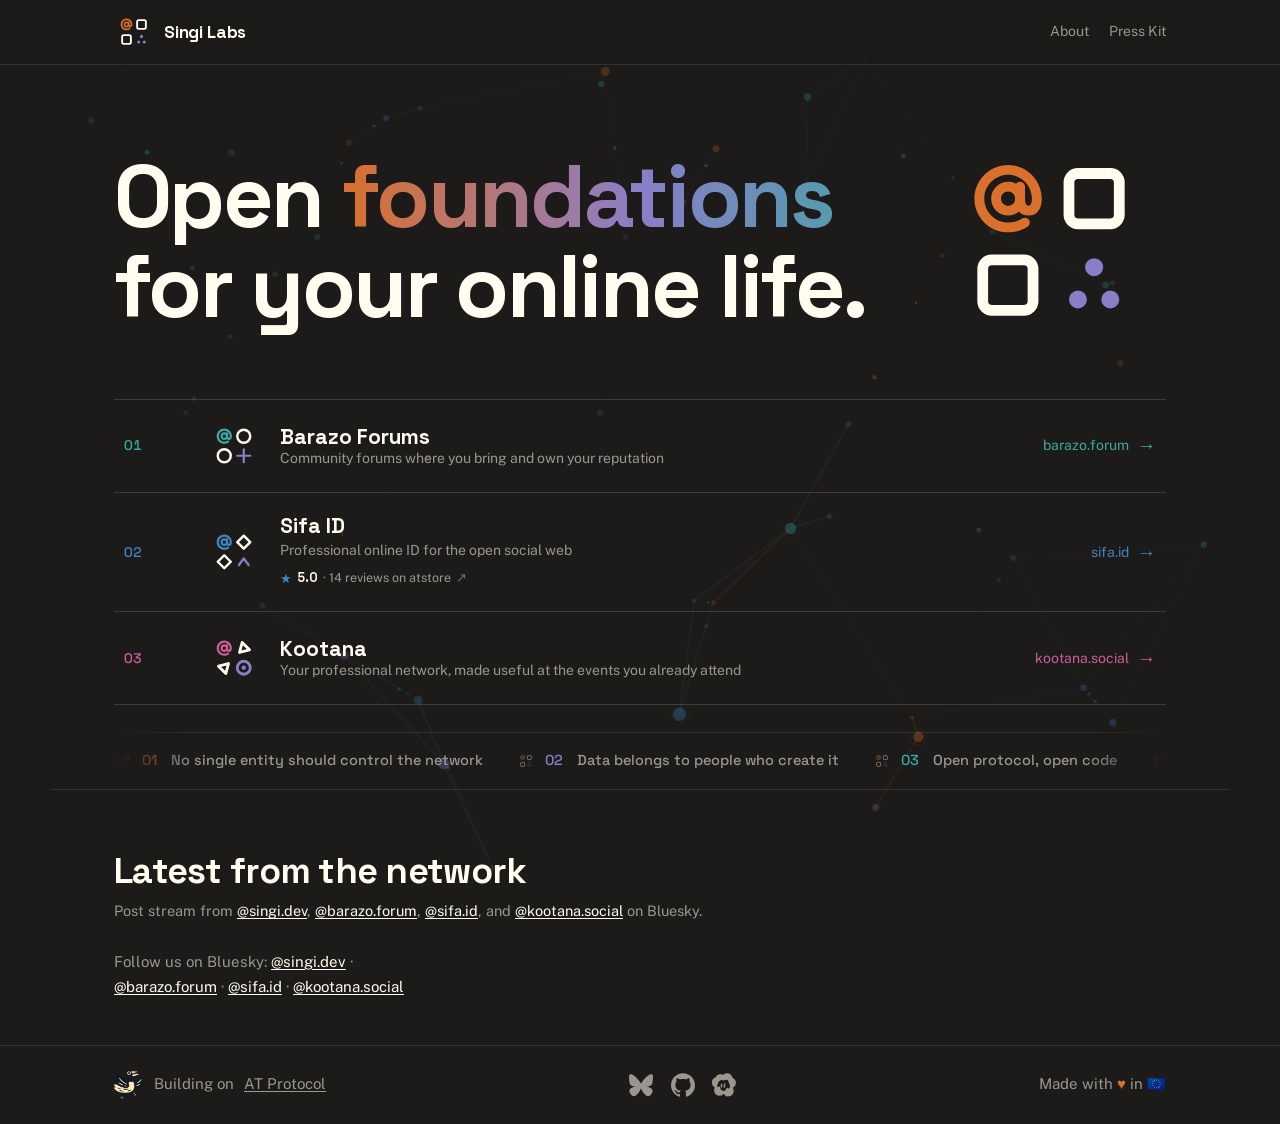
<file: index.html>
<!DOCTYPE html>
<html lang="en">
<head>
    <meta charset="UTF-8">
    <meta name="viewport" content="width=device-width, initial-scale=1.0">
    <link rel="canonical" href="https://singi.dev/">
    <title>Singi Labs — Open foundations for your online life</title>
    <meta name="description" content="Singi Labs builds open, decentralized software on AT Protocol. Home of Barazo (community forums), Sifa (professional identity and trust), and Kootana (your professional network at events).">
    <meta property="og:title" content="Singi Labs — Open foundations for your online life">
    <meta property="og:description" content="Singi Labs builds open, decentralized software on AT Protocol. Home of Barazo (community forums), Sifa (professional identity and trust), and Kootana (your professional network at events).">
    <meta property="og:type" content="website">
    <meta property="og:url" content="https://singi.dev">
    <meta property="og:image" content="https://singi.dev/og-image.png">
    <meta property="og:image:width" content="1200">
    <meta property="og:image:height" content="630">
    <meta name="twitter:card" content="summary_large_image">
    <meta name="twitter:title" content="Singi Labs — Open foundations for your online life">
    <meta name="twitter:description" content="Singi Labs builds open, decentralized software on AT Protocol. Home of Barazo (community forums), Sifa (professional identity and trust), and Kootana (your professional network at events).">
    <meta name="twitter:image" content="https://singi.dev/og-image.png">
    <script defer src="https://u.a11y.nl/script.js" data-website-id="e3b70b96-e433-45f8-bfab-9496f66c572d"></script>
    <link rel="icon" href="/favicon.svg">
    <meta name="theme-color" content="#1C1B1A">
    <link rel="preload" href="/fonts/space-grotesk/space-grotesk-bold.woff2" as="font" type="font/woff2" crossorigin>
    <link rel="preload" href="/fonts/space-grotesk/space-grotesk-medium.woff2" as="font" type="font/woff2" crossorigin>
    <link rel="preload" href="/fonts/public-sans/public-sans-regular.woff2" as="font" type="font/woff2" crossorigin>
    <link rel="stylesheet" href="/styles/base.css">
    <style>
        /* Single-screen "Signal" homepage. Layout tokens (--page-max,
           --page-pad) and the shared chrome live in base.css. */
        .home-main {
            display: flex;
            flex-direction: column;
            width: 100%;
            max-width: var(--page-max);
            margin-inline: auto;
            padding: clamp(24px, 4vh, 40px) var(--page-pad) 0;
        }

        /* --- Hero --- */
        .hero {
            display: flex;
            align-items: center;
            gap: 40px;
            margin-top: clamp(8px, 3vh, 26px);
            margin-bottom: 34px;
        }

        .hero-title {
            flex: 1;
            min-width: 0;
            font-family: 'Space Grotesk', sans-serif;
            font-weight: 700;
            font-size: clamp(33px, 7.5vw, 88px);
            line-height: 1.02;
            letter-spacing: -0.03em;
            margin: 0;
        }

        .grad {
            /* Symmetric sweep: Singi orange + purple lead and bookend the
               gradient; Barazo cyan and Sifa blue only pass through the
               middle, so every looping extreme rests on the Singi colors. */
            background: linear-gradient(90deg, #DA702C, #8B7EC8, #3AA99F, #4385BE, #8B7EC8, #DA702C);
            background-size: 300% 100%;
            -webkit-background-clip: text;
            background-clip: text;
            color: transparent;
        }

        /* Continuous vertical bob; the animated network lives behind
           everything as the shared canvas. */
        .hero-logo-bob {
            flex-shrink: 0;
        }

        .hero-logo {
            display: block;
            width: clamp(150px, 20vw, 230px);
            height: auto;
            aspect-ratio: 1 / 1;
        }

        @media (prefers-reduced-motion: no-preference) {
            @keyframes sweep {
                from { background-position: 0% 0; }
                to   { background-position: 100% 0; }
            }
            .grad { animation: sweep 11s ease-in-out infinite alternate; }

            @keyframes bob {
                0%, 100% { transform: translateY(0); }
                50%      { transform: translateY(-12px); }
            }
            .hero-logo-bob { animation: bob 9s ease-in-out infinite; }
        }

        /* --- Products --- */
        .products {
            border-top: 1px solid var(--hair-strong);
            margin-top: 8px;
        }

        .product-row {
            position: relative;
            display: grid;
            grid-template-columns: 64px 52px 1fr auto;
            align-items: center;
            gap: 20px;
            padding: 20px 10px;
            border-bottom: 1px solid var(--hair-strong);
            text-decoration: none;
            color: var(--text);
            transition: background 0.3s, transform 0.3s;
        }

        /* Sifa row is a container with a stretched primary link (to sifa.id)
           so the separate review badge (to atstore) isn't a nested anchor. */
        .product-name-link {
            text-decoration: none;
            color: inherit;
            width: fit-content;
        }

        .product-name-link::after {
            content: "";
            position: absolute;
            inset: 0;
            z-index: 0;
        }

        .product-review {
            position: relative;
            z-index: 1;
            display: inline-flex;
            align-items: center;
            gap: 5px;
            width: fit-content;
            margin-top: 7px;
            font-size: 12.5px;
            color: var(--muted);
            text-decoration: none;
            transition: color 0.2s;
        }

        .product-review:hover { color: var(--text); }
        .review-stars { color: var(--accent-sifa); font-size: 13px; }
        .review-score {
            font-family: 'Space Grotesk', sans-serif;
            font-weight: 600;
            color: var(--text);
        }
        .review-ext { opacity: 0.7; }

        .product-row:hover {
            transform: translateX(8px);
        }

        .product-row--barazo:hover  { background: rgba(58, 169, 159, 0.08); }
        .product-row--sifa:hover    { background: rgba(67, 133, 190, 0.08); }
        .product-row--kootana:hover { background: rgba(206, 93, 151, 0.08); }

        .product-index {
            font-family: 'Space Grotesk', sans-serif;
            font-weight: 500;
            font-size: 14px;
            font-variant-numeric: tabular-nums;
        }

        .product-row--barazo .product-index  { color: var(--accent-barazo); }
        .product-row--sifa .product-index    { color: var(--accent-sifa); }
        .product-row--kootana .product-index { color: var(--accent-kootana); }

        .product-mark {
            width: 52px;
            height: 52px;
        }

        .product-name {
            font-family: 'Space Grotesk', sans-serif;
            font-weight: 700;
            font-size: 21px;
            line-height: 1.2;
        }

        .product-desc {
            font-size: 14px;
            color: var(--muted);
            line-height: 1.4;
        }

        .product-go {
            display: inline-flex;
            align-items: center;
            gap: 8px;
            font-size: 14px;
            white-space: nowrap;
        }

        .product-row--barazo .product-go  { color: var(--accent-barazo); }
        .product-row--sifa .product-go    { color: var(--accent-sifa); }
        .product-row--kootana .product-go { color: var(--accent-kootana); }

        .product-go .arrow { font-size: 19px; }

        /* --- Pillar marquee --- */
        .marquee {
            margin-top: clamp(20px, 3vh, 32px);
            overflow: hidden;
            border-top: 1px solid var(--hair-weak);
            padding: 16px 0;
            -webkit-mask-image: linear-gradient(90deg, transparent, #000 8%, #000 92%, transparent);
            mask-image: linear-gradient(90deg, transparent, #000 8%, #000 92%, transparent);
        }

        .marquee-track {
            display: flex;
            width: max-content;
        }

        @media (prefers-reduced-motion: no-preference) {
            @keyframes marquee {
                to { transform: translateX(-50%); }
            }
            .marquee-track { animation: marquee 44s linear infinite; }
        }

        .marquee-item {
            display: inline-flex;
            align-items: center;
            gap: 10px;
            padding-right: 34px;
            white-space: nowrap;
            font-family: 'Space Grotesk', sans-serif;
            font-weight: 500;
            font-size: 14.5px;
            color: var(--muted);
        }

        .marquee-sep {
            width: 18px;
            height: 18px;
            flex-shrink: 0;
            opacity: 0.45;
        }

        .marquee-num-1 { color: #DA702C; }
        .marquee-num-2 { color: #8B7EC8; }
        .marquee-num-3 { color: #3AA99F; }
        .marquee-num-4 { color: #4385BE; }

        /* On the single-screen homepage the marquee supplies the divider
           above the footer, so drop the footer's own top margin. */
        body.home .site-footer { margin-top: 0; }

        /* --- Live stream ("Latest from the network") --- */
        .stream {
            width: 100%;
            max-width: var(--page-max);
            margin-inline: auto;
            padding: clamp(40px, 7vh, 72px) var(--page-pad) clamp(28px, 5vh, 56px);
            border-top: 1px solid var(--hair-weak);
        }

        .stream-head {
            margin-bottom: clamp(20px, 3vh, 30px);
        }

        .stream-head h2 {
            font-family: 'Space Grotesk', sans-serif;
            font-weight: 700;
            font-size: clamp(24px, 3.4vw, 36px);
            letter-spacing: -0.02em;
            line-height: 1.05;
            margin: 0;
        }

        .stream-sub {
            color: var(--muted);
            margin: 8px 0 0;
            font-size: 14.5px;
        }

        .stream-sub a {
            color: var(--text);
            text-decoration: underline;
            text-underline-offset: 2px;
            transition: color 0.2s;
        }

        .stream-sub a:hover { color: var(--accent-singi); }

        /* Masonry via CSS columns so uneven-height cards flow without gaps. */
        .stream-grid {
            columns: 320px 3;
            column-gap: 20px;
        }

        .stream-loading,
        .stream-fallback {
            color: var(--muted);
            font-size: 15px;
            margin: 0;
        }

        .stream-fallback a {
            color: var(--text);
            text-decoration: underline;
            text-underline-offset: 2px;
        }

        .post-card {
            display: block;
            break-inside: avoid;
            margin: 0 0 20px;
            border: 1px solid var(--hair-strong);
            border-radius: 14px;
            padding: 16px;
            background: rgba(255, 252, 240, 0.02);
            text-decoration: none;
            color: var(--text);
            transition: border-color 0.2s, background 0.2s, transform 0.2s;
        }

        .post-card:hover {
            border-color: color-mix(in oklch, var(--card-accent, var(--muted)) 55%, transparent);
            background: color-mix(in oklch, var(--card-accent, transparent) 7%, transparent);
            transform: translateY(-2px);
        }

        .post-head {
            display: flex;
            align-items: center;
            gap: 10px;
            margin-bottom: 10px;
        }

        .post-avatar {
            width: 40px;
            height: 40px;
            border-radius: 50%;
            object-fit: cover;
            flex-shrink: 0;
            background: var(--bg-surface);
            box-shadow: 0 0 0 2px color-mix(in oklch, var(--card-accent, var(--muted)) 60%, transparent);
        }

        .post-meta {
            display: flex;
            flex-direction: column;
            min-width: 0;
            line-height: 1.25;
        }

        .post-name {
            font-family: 'Space Grotesk', sans-serif;
            font-weight: 600;
            font-size: 14.5px;
            white-space: nowrap;
            overflow: hidden;
            text-overflow: ellipsis;
        }

        .post-handle {
            color: var(--muted);
            font-size: 13px;
            white-space: nowrap;
            overflow: hidden;
            text-overflow: ellipsis;
        }

        .post-text {
            font-size: 14.5px;
            line-height: 1.5;
            white-space: pre-wrap;
            overflow-wrap: anywhere;
            margin: 0 0 12px;
        }

        .post-media {
            margin: 0 0 12px;
            border-radius: 10px;
            overflow: hidden;
        }

        .post-media img {
            display: block;
            width: 100%;
            height: auto;
        }

        .post-ext {
            display: flex;
            gap: 10px;
            align-items: center;
            border: 1px solid var(--hair-weak);
            border-radius: 10px;
            padding: 8px;
            margin: 0 0 12px;
        }

        .post-ext-thumb {
            width: 44px;
            height: 44px;
            border-radius: 6px;
            object-fit: cover;
            flex-shrink: 0;
        }

        .post-ext-body {
            display: flex;
            flex-direction: column;
            min-width: 0;
        }

        .post-ext-title {
            font-size: 13px;
            font-weight: 600;
            display: -webkit-box;
            -webkit-line-clamp: 2;
            -webkit-box-orient: vertical;
            overflow: hidden;
        }

        .post-ext-host {
            font-size: 12px;
            color: var(--muted);
        }

        .post-quote {
            border: 1px solid var(--hair-weak);
            border-radius: 10px;
            padding: 8px 10px;
            margin: 0 0 12px;
        }

        .post-quote-author {
            display: block;
            font-size: 12.5px;
            font-weight: 600;
            color: var(--muted);
            margin-bottom: 2px;
        }

        .post-quote-text {
            font-size: 13px;
            color: var(--muted);
            display: -webkit-box;
            -webkit-line-clamp: 3;
            -webkit-box-orient: vertical;
            overflow: hidden;
        }

        .post-stats {
            display: flex;
            gap: 18px;
            color: var(--muted);
            font-size: 12.5px;
        }

        .post-stat {
            display: inline-flex;
            align-items: center;
            gap: 5px;
        }

        .post-stat-ico {
            display: inline-flex;
        }

        .post-stat-ico svg {
            width: 14px;
            height: 14px;
            fill: currentColor;
            opacity: 0.85;
        }

        .post-card:hover .post-stat-ico svg { fill: var(--card-accent); opacity: 1; }

        .post-stat-n { font-variant-numeric: tabular-nums; }

        /* --- Entry reveal --- */
        @media (prefers-reduced-motion: no-preference) {
            @keyframes rise {
                from { opacity: 0; transform: translateY(12px); }
                to   { opacity: 1; transform: translateY(0); }
            }
            .reveal {
                opacity: 0;
                animation: rise 0.6s cubic-bezier(0.22, 1, 0.36, 1) forwards;
                animation-delay: var(--reveal-delay, 0s);
            }
        }

        /* --- Responsive: stack the hero under ~900px --- */
        @media (max-width: 900px) {
            .hero {
                flex-direction: column-reverse;
                align-items: flex-start;
                gap: 20px;
            }
            .hero-logo { width: clamp(130px, 34vw, 180px); }
        }

        @media (max-width: 560px) {
            .product-row {
                grid-template-columns: 44px 1fr;
                gap: 6px 16px;
                padding: 18px 4px;
            }
            .product-mark { grid-row: 1 / span 2; width: 44px; height: 44px; }
            .product-index { display: none; }
            .product-go {
                grid-column: 2;
                margin-top: 4px;
            }
            .product-row:hover { transform: none; }
        }
    </style>
    <script type="application/ld+json">
    {
        "@context": "https://schema.org",
        "@type": "Organization",
        "name": "Singi Labs",
        "url": "https://singi.dev",
        "logo": "https://singi.dev/favicon.svg",
        "description": "Open source foundations for your online life.",
        "sameAs": [
            "https://github.com/singi-labs",
            "https://bsky.app/profile/singi.dev"
        ]
    }
    </script>
    <script type="application/ld+json">
    {
        "@context": "https://schema.org",
        "@type": "WebSite",
        "name": "Singi Labs",
        "url": "https://singi.dev"
    }
    </script>
</head>
<body class="site home">
    <a href="#main" class="skip-link">Skip to content</a>

    <!-- Static reusable Singi mark (header lockup + marquee separators) -->
    <svg width="0" height="0" style="position:absolute" aria-hidden="true" focusable="false">
        <symbol id="singi-mark" viewBox="0 0 256 256">
            <g transform="matrix(0.333333,0,0,0.333333,37.583333,37.083333)">
                <path d="M128,71.5C159.183,71.5 184.5,96.817 184.5,128C184.5,159.183 159.183,184.5 128,184.5C96.817,184.5 71.5,159.183 71.5,128C71.5,96.817 96.817,71.5 128,71.5ZM128,104.5C115.03,104.5 104.5,115.03 104.5,128C104.5,140.97 115.03,151.5 128,151.5C140.97,151.5 151.5,140.97 151.5,128C151.5,115.03 140.97,104.5 128,104.5Z" fill="#DA702C"/>
            </g>
            <g transform="matrix(0.333333,0,0,0.333333,37.583333,37.083333)">
                <path d="M174.866,194.259C182.45,189.218 192.7,191.282 197.741,198.866C202.782,206.45 200.718,216.7 193.134,221.741C175.432,233.507 150.846,240.5 128,240.5C66.284,240.5 15.5,189.716 15.5,128C15.5,66.284 66.284,15.5 128,15.5C189.716,15.5 240.5,66.284 240.5,128C240.5,160.538 225.46,184.5 196,184.5C166.54,184.5 151.5,160.538 151.5,128L151.5,88C151.5,78.893 158.893,71.5 168,71.5C177.107,71.5 184.5,78.893 184.5,88L184.5,128C184.5,134.408 185.237,140.363 187.279,145.164C188.851,148.858 191.536,151.5 196,151.5C200.464,151.5 203.149,148.858 204.721,145.164C206.763,140.363 207.5,134.408 207.5,128C207.5,84.388 171.612,48.5 128,48.5C84.388,48.5 48.5,84.388 48.5,128C48.5,171.612 84.388,207.5 128,207.5C144.415,207.5 162.148,202.713 174.866,194.259Z" fill="#DA702C"/>
            </g>
            <rect x="148" y="51.75" width="56" height="56" rx="10" fill="none" stroke="#FFFCF0" stroke-width="12"/>
            <rect x="52" y="148" width="56" height="56" rx="10" fill="none" stroke="#FFFCF0" stroke-width="12"/>
            <circle cx="176" cy="156" r="10" fill="#8B7EC8"/>
            <circle cx="158" cy="192" r="10" fill="#8B7EC8"/>
            <circle cx="194" cy="192" r="10" fill="#8B7EC8"/>
        </symbol>
    </svg>

    <canvas id="network-bg" aria-hidden="true"></canvas>

    <header class="site-header">
        <div class="site-header-inner">
            <a class="site-lockup" href="/" aria-label="Singi Labs home">
                <svg viewBox="0 0 256 256" aria-hidden="true" focusable="false"><use href="#singi-mark"/></svg>
                <span>Singi Labs</span>
            </a>
            <nav class="site-nav" aria-label="Primary">
                <a href="/about/">About</a>
                <a href="/press/kit/">Press Kit</a>
            </nav>
        </div>
    </header>

    <main class="home-main" id="main">
        <section class="hero">
            <h1 class="hero-title reveal">Open <span class="grad">foundations</span> for your online life.</h1>
            <div class="hero-logo-bob reveal" style="--reveal-delay:.12s">
                <svg class="hero-logo" viewBox="0 0 256 256" version="1.1" xmlns="http://www.w3.org/2000/svg" aria-label="Singi Labs animated mark" role="img" style="fill-rule:evenodd;clip-rule:evenodd;stroke-linecap:round;stroke-linejoin:round;">
                        <defs>
                            <style>
                                /* Static fallback: when motion is reduced, only the Singi
                                   mark is visible. The other brand variants and the
                                   alternate icon shapes are hidden by default and only
                                   revealed by the animation cycle. */
                                .at-barazo, .at-sifa, .at-kootana { opacity: 0; }
                                .tr-2, .tr-3, .tr-4, .bl-2, .bl-3, .bl-4, .br-2, .br-3, .br-4 { opacity: 0; }

                                @media (prefers-reduced-motion: no-preference) {
                                    /* Four brand "@" glyphs reveal in turn, each an
                                       equal ~25% slice of the 12s loop with a ~3%
                                       crossfade into the next: Singi → Barazo → Sifa
                                       → Kootana. All four share the same duration so
                                       the cycle stays evenly spaced. */
                                    @keyframes at-1 {
                                        0%   { opacity: 1; } 22%  { opacity: 1; }
                                        25%  { opacity: 0; } 97%  { opacity: 0; }
                                        100% { opacity: 1; }
                                    }
                                    @keyframes at-2 {
                                        0%   { opacity: 0; } 22%  { opacity: 0; }
                                        25%  { opacity: 1; } 47%  { opacity: 1; }
                                        50%  { opacity: 0; } 100% { opacity: 0; }
                                    }
                                    @keyframes at-3 {
                                        0%   { opacity: 0; } 47%  { opacity: 0; }
                                        50%  { opacity: 1; } 72%  { opacity: 1; }
                                        75%  { opacity: 0; } 100% { opacity: 0; }
                                    }
                                    @keyframes at-4 {
                                        0%   { opacity: 0; } 72%  { opacity: 0; }
                                        75%  { opacity: 1; } 97%  { opacity: 1; }
                                        100% { opacity: 0; }
                                    }
                                    .at-singi   { animation: at-1 12s ease-in-out infinite; }
                                    .at-barazo  { animation: at-2 12s ease-in-out infinite; }
                                    .at-sifa    { animation: at-3 12s ease-in-out infinite; }
                                    .at-kootana { animation: at-4 12s ease-in-out infinite; }
                                    /* Corner shapes morph through all four products'
                                       marks: rounded square (Singi) → circle (Barazo)
                                       → diamond (Sifa) → open arc (Kootana). Each shape
                                       swaps behind the flip's scaleX(0) instant, one per
                                       quarter of the loop. */
                                    @keyframes flip {
                                        0%    { transform: scaleX(1); }
                                        22%   { transform: scaleX(1); }
                                        24%   { transform: scaleX(0); }
                                        26%   { transform: scaleX(1); }
                                        47%   { transform: scaleX(1); }
                                        49%   { transform: scaleX(0); }
                                        51%   { transform: scaleX(1); }
                                        72%   { transform: scaleX(1); }
                                        74%   { transform: scaleX(0); }
                                        76%   { transform: scaleX(1); }
                                        97%   { transform: scaleX(1); }
                                        99%   { transform: scaleX(0); }
                                        100%  { transform: scaleX(1); }
                                    }
                                    @keyframes shape-1 {
                                        0% { opacity: 1; } 23% { opacity: 1; } 24% { opacity: 0; }
                                        98% { opacity: 0; } 99% { opacity: 1; } 100% { opacity: 1; }
                                    }
                                    @keyframes shape-2 {
                                        0% { opacity: 0; } 23% { opacity: 0; } 24% { opacity: 1; }
                                        48% { opacity: 1; } 49% { opacity: 0; } 100% { opacity: 0; }
                                    }
                                    @keyframes shape-3 {
                                        0% { opacity: 0; } 48% { opacity: 0; } 49% { opacity: 1; }
                                        73% { opacity: 1; } 74% { opacity: 0; } 100% { opacity: 0; }
                                    }
                                    @keyframes shape-4 {
                                        0% { opacity: 0; } 73% { opacity: 0; } 74% { opacity: 1; }
                                        98% { opacity: 1; } 99% { opacity: 0; } 100% { opacity: 0; }
                                    }
                                    .flip-tr {
                                        animation: flip 7s ease-in-out infinite;
                                        transform-origin: 176px 80px;
                                    }
                                    .tr-1 { animation: shape-1 7s linear infinite; }
                                    .tr-2 { animation: shape-2 7s linear infinite; }
                                    .tr-3 { animation: shape-3 7s linear infinite; }
                                    .tr-4 { animation: shape-4 7s linear infinite; }
                                    .flip-bl {
                                        animation: flip 11s ease-in-out infinite;
                                        transform-origin: 80px 176px;
                                    }
                                    .bl-1 { animation: shape-1 11s linear infinite; }
                                    .bl-2 { animation: shape-2 11s linear infinite; }
                                    .bl-3 { animation: shape-3 11s linear infinite; }
                                    .bl-4 { animation: shape-4 11s linear infinite; }
                                    /* Bottom-right purple mark spins between all four
                                       products' icons: three dots (Singi) → plus (Barazo)
                                       → chevron (Sifa) → ring + dot (Kootana). Each icon
                                       swaps behind a quarter-turn, one per quarter loop. */
                                    @keyframes spin {
                                        0%    { transform: rotate(0deg); }
                                        22%   { transform: rotate(0deg); }
                                        28%   { transform: rotate(360deg); }
                                        47%   { transform: rotate(360deg); }
                                        53%   { transform: rotate(720deg); }
                                        72%   { transform: rotate(720deg); }
                                        78%   { transform: rotate(1080deg); }
                                        97%   { transform: rotate(1080deg); }
                                        100%  { transform: rotate(1440deg); }
                                    }
                                    @keyframes icon-1 {
                                        0% { opacity: 1; } 24% { opacity: 1; } 25% { opacity: 0; }
                                        98% { opacity: 0; } 99% { opacity: 1; } 100% { opacity: 1; }
                                    }
                                    @keyframes icon-2 {
                                        0% { opacity: 0; } 24% { opacity: 0; } 25% { opacity: 1; }
                                        49% { opacity: 1; } 50% { opacity: 0; } 100% { opacity: 0; }
                                    }
                                    @keyframes icon-3 {
                                        0% { opacity: 0; } 49% { opacity: 0; } 50% { opacity: 1; }
                                        74% { opacity: 1; } 75% { opacity: 0; } 100% { opacity: 0; }
                                    }
                                    @keyframes icon-4 {
                                        0% { opacity: 0; } 74% { opacity: 0; } 75% { opacity: 1; }
                                        98% { opacity: 1; } 99% { opacity: 0; } 100% { opacity: 0; }
                                    }
                                    .spin-br {
                                        animation: spin 8s ease-in-out infinite;
                                        transform-origin: 176px 176px;
                                    }
                                    .br-1 { animation: icon-1 8s linear infinite; }
                                    .br-2 { animation: icon-2 8s linear infinite; }
                                    .br-3 { animation: icon-3 8s linear infinite; }
                                    .br-4 { animation: icon-4 8s linear infinite; }
                                }
                            </style>
                        </defs>
                        <g class="at-singi">
                            <g transform="matrix(0.333333,0,0,0.333333,37.583333,37.083333)">
                                <path d="M128,71.5C159.183,71.5 184.5,96.817 184.5,128C184.5,159.183 159.183,184.5 128,184.5C96.817,184.5 71.5,159.183 71.5,128C71.5,96.817 96.817,71.5 128,71.5ZM128,104.5C115.03,104.5 104.5,115.03 104.5,128C104.5,140.97 115.03,151.5 128,151.5C140.97,151.5 151.5,140.97 151.5,128C151.5,115.03 140.97,104.5 128,104.5Z" style="fill:#DA702C;"/>
                            </g>
                            <g transform="matrix(0.333333,0,0,0.333333,37.583333,37.083333)">
                                <path d="M174.866,194.259C182.45,189.218 192.7,191.282 197.741,198.866C202.782,206.45 200.718,216.7 193.134,221.741C175.432,233.507 150.846,240.5 128,240.5C66.284,240.5 15.5,189.716 15.5,128C15.5,66.284 66.284,15.5 128,15.5C189.716,15.5 240.5,66.284 240.5,128C240.5,160.538 225.46,184.5 196,184.5C166.54,184.5 151.5,160.538 151.5,128L151.5,88C151.5,78.893 158.893,71.5 168,71.5C177.107,71.5 184.5,78.893 184.5,88L184.5,128C184.5,134.408 185.237,140.363 187.279,145.164C188.851,148.858 191.536,151.5 196,151.5C200.464,151.5 203.149,148.858 204.721,145.164C206.763,140.363 207.5,134.408 207.5,128C207.5,84.388 171.612,48.5 128,48.5C84.388,48.5 48.5,84.388 48.5,128C48.5,171.612 84.388,207.5 128,207.5C144.415,207.5 162.148,202.713 174.866,194.259Z" style="fill:#DA702C;"/>
                            </g>
                        </g>
                        <g class="at-barazo">
                            <g transform="matrix(0.333333,0,0,0.333333,37.583333,37.083333)">
                                <path d="M128,71.5C159.183,71.5 184.5,96.817 184.5,128C184.5,159.183 159.183,184.5 128,184.5C96.817,184.5 71.5,159.183 71.5,128C71.5,96.817 96.817,71.5 128,71.5ZM128,104.5C115.03,104.5 104.5,115.03 104.5,128C104.5,140.97 115.03,151.5 128,151.5C140.97,151.5 151.5,140.97 151.5,128C151.5,115.03 140.97,104.5 128,104.5Z" style="fill:#3AA99F;"/>
                            </g>
                            <g transform="matrix(0.333333,0,0,0.333333,37.583333,37.083333)">
                                <path d="M174.866,194.259C182.45,189.218 192.7,191.282 197.741,198.866C202.782,206.45 200.718,216.7 193.134,221.741C175.432,233.507 150.846,240.5 128,240.5C66.284,240.5 15.5,189.716 15.5,128C15.5,66.284 66.284,15.5 128,15.5C189.716,15.5 240.5,66.284 240.5,128C240.5,160.538 225.46,184.5 196,184.5C166.54,184.5 151.5,160.538 151.5,128L151.5,88C151.5,78.893 158.893,71.5 168,71.5C177.107,71.5 184.5,78.893 184.5,88L184.5,128C184.5,134.408 185.237,140.363 187.279,145.164C188.851,148.858 191.536,151.5 196,151.5C200.464,151.5 203.149,148.858 204.721,145.164C206.763,140.363 207.5,134.408 207.5,128C207.5,84.388 171.612,48.5 128,48.5C84.388,48.5 48.5,84.388 48.5,128C48.5,171.612 84.388,207.5 128,207.5C144.415,207.5 162.148,202.713 174.866,194.259Z" style="fill:#3AA99F;"/>
                            </g>
                        </g>
                        <g class="at-sifa">
                            <g transform="matrix(0.333333,0,0,0.333333,37.583333,37.083333)">
                                <path d="M128,71.5C159.183,71.5 184.5,96.817 184.5,128C184.5,159.183 159.183,184.5 128,184.5C96.817,184.5 71.5,159.183 71.5,128C71.5,96.817 96.817,71.5 128,71.5ZM128,104.5C115.03,104.5 104.5,115.03 104.5,128C104.5,140.97 115.03,151.5 128,151.5C140.97,151.5 151.5,140.97 151.5,128C151.5,115.03 140.97,104.5 128,104.5Z" style="fill:#4385BE;"/>
                            </g>
                            <g transform="matrix(0.333333,0,0,0.333333,37.583333,37.083333)">
                                <path d="M174.866,194.259C182.45,189.218 192.7,191.282 197.741,198.866C202.782,206.45 200.718,216.7 193.134,221.741C175.432,233.507 150.846,240.5 128,240.5C66.284,240.5 15.5,189.716 15.5,128C15.5,66.284 66.284,15.5 128,15.5C189.716,15.5 240.5,66.284 240.5,128C240.5,160.538 225.46,184.5 196,184.5C166.54,184.5 151.5,160.538 151.5,128L151.5,88C151.5,78.893 158.893,71.5 168,71.5C177.107,71.5 184.5,78.893 184.5,88L184.5,128C184.5,134.408 185.237,140.363 187.279,145.164C188.851,148.858 191.536,151.5 196,151.5C200.464,151.5 203.149,148.858 204.721,145.164C206.763,140.363 207.5,134.408 207.5,128C207.5,84.388 171.612,48.5 128,48.5C84.388,48.5 48.5,84.388 48.5,128C48.5,171.612 84.388,207.5 128,207.5C144.415,207.5 162.148,202.713 174.866,194.259Z" style="fill:#4385BE;"/>
                            </g>
                        </g>
                        <g class="at-kootana">
                            <g transform="matrix(0.333333,0,0,0.333333,37.583333,37.083333)">
                                <path d="M128,71.5C159.183,71.5 184.5,96.817 184.5,128C184.5,159.183 159.183,184.5 128,184.5C96.817,184.5 71.5,159.183 71.5,128C71.5,96.817 96.817,71.5 128,71.5ZM128,104.5C115.03,104.5 104.5,115.03 104.5,128C104.5,140.97 115.03,151.5 128,151.5C140.97,151.5 151.5,140.97 151.5,128C151.5,115.03 140.97,104.5 128,104.5Z" style="fill:#CE5D97;"/>
                            </g>
                            <g transform="matrix(0.333333,0,0,0.333333,37.583333,37.083333)">
                                <path d="M174.866,194.259C182.45,189.218 192.7,191.282 197.741,198.866C202.782,206.45 200.718,216.7 193.134,221.741C175.432,233.507 150.846,240.5 128,240.5C66.284,240.5 15.5,189.716 15.5,128C15.5,66.284 66.284,15.5 128,15.5C189.716,15.5 240.5,66.284 240.5,128C240.5,160.538 225.46,184.5 196,184.5C166.54,184.5 151.5,160.538 151.5,128L151.5,88C151.5,78.893 158.893,71.5 168,71.5C177.107,71.5 184.5,78.893 184.5,88L184.5,128C184.5,134.408 185.237,140.363 187.279,145.164C188.851,148.858 191.536,151.5 196,151.5C200.464,151.5 203.149,148.858 204.721,145.164C206.763,140.363 207.5,134.408 207.5,128C207.5,84.388 171.612,48.5 128,48.5C84.388,48.5 48.5,84.388 48.5,128C48.5,171.612 84.388,207.5 128,207.5C144.415,207.5 162.148,202.713 174.866,194.259Z" style="fill:#CE5D97;"/>
                            </g>
                        </g>
                        <g class="flip-tr">
                            <rect class="tr-1" x="148" y="51.75" width="56" height="56" rx="10" style="fill:none;stroke:#FFFCF0;stroke-width:12px;"/>
                            <circle class="tr-2" cx="176" cy="79.75" r="32" style="fill:none;stroke:#FFFCF0;stroke-width:12px;"/>
                            <path class="tr-3" d="M176,47.75 L208,79.75 L176,111.75 L144,79.75 Z" style="fill:none;stroke:#FFFCF0;stroke-width:12px;"/>
                            <path class="tr-4" d="M153.37,102.38 L167.72,48.84 L206.91,88.03 Z" style="fill:none;stroke:#FFFCF0;stroke-width:12px;stroke-linejoin:round;"/>
                        </g>
                        <g class="flip-bl">
                            <rect class="bl-1" x="52" y="148" width="56" height="56" rx="10" style="fill:none;stroke:#FFFCF0;stroke-width:12px;"/>
                            <circle class="bl-2" cx="80" cy="176" r="32" style="fill:none;stroke:#FFFCF0;stroke-width:12px;"/>
                            <path class="bl-3" d="M80,144 L112,176 L80,208 L48,176 Z" style="fill:none;stroke:#FFFCF0;stroke-width:12px;"/>
                            <path class="bl-4" d="M102.63,153.37 L88.28,206.91 L49.09,167.72 Z" style="fill:none;stroke:#FFFCF0;stroke-width:12px;stroke-linejoin:round;"/>
                        </g>
                        <g class="spin-br">
                            <g class="br-1">
                                <circle cx="176" cy="156" r="10" style="fill:#8B7EC8;"/>
                                <circle cx="158" cy="192" r="10" style="fill:#8B7EC8;"/>
                                <circle cx="194" cy="192" r="10" style="fill:#8B7EC8;"/>
                            </g>
                            <g class="br-2">
                                <path d="M176,144L176,208" style="fill:none;fill-rule:nonzero;stroke:#8B7EC8;stroke-width:11px;"/>
                                <path d="M208,176L144,176" style="fill:none;fill-rule:nonzero;stroke:#8B7EC8;stroke-width:11px;"/>
                            </g>
                            <g class="br-3">
                                <path d="M152,192 L176,160 L200,192" style="fill:none;stroke:#8B7EC8;stroke-width:11px;"/>
                            </g>
                            <g class="br-4">
                                <circle cx="176" cy="176" r="32" style="fill:none;stroke:#8B7EC8;stroke-width:12px;"/>
                                <circle cx="176" cy="176" r="10.5" style="fill:#8B7EC8;"/>
                            </g>
                        </g>
                </svg>
            </div>
        </section>

        <section class="products reveal" style="--reveal-delay:.26s" aria-label="Products">
            <a class="product-row product-row--barazo" href="https://barazo.forum" target="_blank" rel="noopener">
                <span class="product-index" aria-hidden="true">01</span>
                <!-- Barazo logo (transparent-on-dark) -->
                <svg class="product-mark" viewBox="0 0 256 256" xmlns="http://www.w3.org/2000/svg" aria-hidden="true" focusable="false" style="fill-rule:evenodd;clip-rule:evenodd;stroke-linecap:round;stroke-linejoin:round;">
                    <g transform="matrix(0.333333,0,0,0.333333,37.583333,37.083333)">
                        <path d="M128,71.5C159.183,71.5 184.5,96.817 184.5,128C184.5,159.183 159.183,184.5 128,184.5C96.817,184.5 71.5,159.183 71.5,128C71.5,96.817 96.817,71.5 128,71.5ZM128,104.5C115.03,104.5 104.5,115.03 104.5,128C104.5,140.97 115.03,151.5 128,151.5C140.97,151.5 151.5,140.97 151.5,128C151.5,115.03 140.97,104.5 128,104.5Z" style="fill:#3AA99F;"/>
                    </g>
                    <g transform="matrix(0.333333,0,0,0.333333,37.583333,37.083333)">
                        <path d="M174.866,194.259C182.45,189.218 192.7,191.282 197.741,198.866C202.782,206.45 200.718,216.7 193.134,221.741C175.432,233.507 150.846,240.5 128,240.5C66.284,240.5 15.5,189.716 15.5,128C15.5,66.284 66.284,15.5 128,15.5C189.716,15.5 240.5,66.284 240.5,128C240.5,160.538 225.46,184.5 196,184.5C166.54,184.5 151.5,160.538 151.5,128L151.5,88C151.5,78.893 158.893,71.5 168,71.5C177.107,71.5 184.5,78.893 184.5,88L184.5,128C184.5,134.408 185.237,140.363 187.279,145.164C188.851,148.858 191.536,151.5 196,151.5C200.464,151.5 203.149,148.858 204.721,145.164C206.763,140.363 207.5,134.408 207.5,128C207.5,84.388 171.612,48.5 128,48.5C84.388,48.5 48.5,84.388 48.5,128C48.5,171.612 84.388,207.5 128,207.5C144.415,207.5 162.148,202.713 174.866,194.259Z" style="fill:#3AA99F;"/>
                    </g>
                    <g transform="matrix(1,0,0,1,0,-0.25)">
                        <circle cx="176" cy="80" r="32" style="fill:none;stroke:#FFFCF0;stroke-width:12px;"/>
                    </g>
                    <circle cx="80" cy="176" r="32" style="fill:none;stroke:#FFFCF0;stroke-width:12px;"/>
                    <path d="M176,144L176,208" style="fill:none;fill-rule:nonzero;stroke:#8B7EC8;stroke-width:11px;"/>
                    <path d="M208,176L144,176" style="fill:none;fill-rule:nonzero;stroke:#8B7EC8;stroke-width:11px;"/>
                </svg>
                <div class="product-text">
                    <div class="product-name">Barazo Forums</div>
                    <div class="product-desc">Community forums where you bring and own your reputation</div>
                </div>
                <span class="product-go">barazo.forum <span class="arrow" aria-hidden="true">&rarr;</span></span>
            </a>
            <div class="product-row product-row--sifa">
                <span class="product-index" aria-hidden="true">02</span>
                <!-- Sifa logo (transparent-on-dark) -->
                <svg class="product-mark" viewBox="0 0 256 256" xmlns="http://www.w3.org/2000/svg" aria-hidden="true" focusable="false" style="fill-rule:evenodd;clip-rule:evenodd;stroke-linecap:round;stroke-linejoin:round;">
                    <g transform="matrix(0.333333,0,0,0.333333,37.583333,37.083333)">
                        <path d="M128,71.5C159.183,71.5 184.5,96.817 184.5,128C184.5,159.183 159.183,184.5 128,184.5C96.817,184.5 71.5,159.183 71.5,128C71.5,96.817 96.817,71.5 128,71.5ZM128,104.5C115.03,104.5 104.5,115.03 104.5,128C104.5,140.97 115.03,151.5 128,151.5C140.97,151.5 151.5,140.97 151.5,128C151.5,115.03 140.97,104.5 128,104.5Z" style="fill:#4385BE;"/>
                    </g>
                    <g transform="matrix(0.333333,0,0,0.333333,37.583333,37.083333)">
                        <path d="M174.866,194.259C182.45,189.218 192.7,191.282 197.741,198.866C202.782,206.45 200.718,216.7 193.134,221.741C175.432,233.507 150.846,240.5 128,240.5C66.284,240.5 15.5,189.716 15.5,128C15.5,66.284 66.284,15.5 128,15.5C189.716,15.5 240.5,66.284 240.5,128C240.5,160.538 225.46,184.5 196,184.5C166.54,184.5 151.5,160.538 151.5,128L151.5,88C151.5,78.893 158.893,71.5 168,71.5C177.107,71.5 184.5,78.893 184.5,88L184.5,128C184.5,134.408 185.237,140.363 187.279,145.164C188.851,148.858 191.536,151.5 196,151.5C200.464,151.5 203.149,148.858 204.721,145.164C206.763,140.363 207.5,134.408 207.5,128C207.5,84.388 171.612,48.5 128,48.5C84.388,48.5 48.5,84.388 48.5,128C48.5,171.612 84.388,207.5 128,207.5C144.415,207.5 162.148,202.713 174.866,194.259Z" style="fill:#4385BE;"/>
                    </g>
                    <path d="M176,47.75 L208,79.75 L176,111.75 L144,79.75 Z" style="fill:none;stroke:#FFFCF0;stroke-width:12px;"/>
                    <path d="M80,144 L112,176 L80,208 L48,176 Z" style="fill:none;stroke:#FFFCF0;stroke-width:12px;"/>
                    <path d="M152,192 L176,160 L200,192" style="fill:none;stroke:#8B7EC8;stroke-width:11px;"/>
                </svg>
                <div class="product-text">
                    <a class="product-name product-name-link" href="https://sifa.id" target="_blank" rel="noopener">Sifa ID</a>
                    <div class="product-desc">Professional online ID for the open social web</div>
                    <a class="product-review" href="https://atstore.fyi/products/sifa" target="_blank" rel="noopener" aria-label="Rated 5.0 out of 5 from 14 reviews on atstore">
                        <span class="review-stars" aria-hidden="true">&starf;</span><span class="review-score">5.0</span> &middot; 14 reviews on atstore<span class="review-ext" aria-hidden="true"> &nearr;</span>
                    </a>
                </div>
                <span class="product-go">sifa.id <span class="arrow" aria-hidden="true">&rarr;</span></span>
            </div>
            <a class="product-row product-row--kootana" href="https://kootana.social" target="_blank" rel="noopener">
                <span class="product-index" aria-hidden="true">03</span>
                <!-- Kootana logo (transparent-on-dark) — shared family "@" + facing triangles + purple ring -->
                <svg class="product-mark" viewBox="0 0 1024 1024" xmlns="http://www.w3.org/2000/svg" aria-hidden="true" focusable="false" style="fill-rule:evenodd;clip-rule:evenodd;">
                    <path transform="matrix(1.333332,0,0,1.333332,150.333332,148.333332)" d="M128,71.5C159.183,71.5 184.5,96.817 184.5,128C184.5,159.183 159.183,184.5 128,184.5C96.817,184.5 71.5,159.183 71.5,128C71.5,96.817 96.817,71.5 128,71.5ZM128,104.5C115.03,104.5 104.5,115.03 104.5,128C104.5,140.97 115.03,151.5 128,151.5C140.97,151.5 151.5,140.97 151.5,128C151.5,115.03 140.97,104.5 128,104.5Z" fill="#CE5D97"/>
                    <path transform="matrix(1.333332,0,0,1.333332,150.333332,148.333332)" d="M174.866,194.259C182.45,189.218 192.7,191.282 197.741,198.866C202.782,206.45 200.718,216.7 193.134,221.741C175.432,233.507 150.846,240.5 128,240.5C66.284,240.5 15.5,189.716 15.5,128C15.5,66.284 66.284,15.5 128,15.5C189.716,15.5 240.5,66.284 240.5,128C240.5,160.538 225.46,184.5 196,184.5C166.54,184.5 151.5,160.538 151.5,128L151.5,88C151.5,78.893 158.893,71.5 168,71.5C177.107,71.5 184.5,78.893 184.5,88L184.5,128C184.5,134.408 185.237,140.363 187.279,145.164C188.851,148.858 191.536,151.5 196,151.5C200.464,151.5 203.149,148.858 204.721,145.164C206.763,140.363 207.5,134.408 207.5,128C207.5,84.388 171.612,48.5 128,48.5C84.388,48.5 48.5,84.388 48.5,128C48.5,171.612 84.388,207.5 128,207.5C144.415,207.5 162.148,202.713 174.866,194.259Z" fill="#CE5D97"/>
                    <polygon points="620.6 403.4 673.5 206.0 818.0 350.5" fill="none" stroke="#FFFCF0" stroke-width="56" stroke-linejoin="round"/>
                    <polygon points="403.4 620.6 350.5 818.0 206.0 673.5" fill="none" stroke="#FFFCF0" stroke-width="56" stroke-linejoin="round"/>
                    <circle cx="704" cy="704" r="128" fill="none" stroke="#8B7EC8" stroke-width="56"/>
                    <circle cx="704" cy="704" r="42" fill="#8B7EC8"/>
                </svg>
                <div class="product-text">
                    <div class="product-name">Kootana</div>
                    <div class="product-desc">Your professional network, made useful at the events you already attend</div>
                </div>
                <span class="product-go">kootana.social <span class="arrow" aria-hidden="true">&rarr;</span></span>
            </a>
        </section>

        <div class="marquee reveal" style="--reveal-delay:.4s" aria-label="Our principles">
            <div class="marquee-track">
                <span class="marquee-item"><svg class="marquee-sep" viewBox="0 0 256 256" aria-hidden="true" focusable="false"><use href="#singi-mark"/></svg><span class="marquee-num marquee-num-1">01</span>&nbsp;No single entity should control the network</span>
                <span class="marquee-item"><svg class="marquee-sep" viewBox="0 0 256 256" aria-hidden="true" focusable="false"><use href="#singi-mark"/></svg><span class="marquee-num marquee-num-2">02</span>&nbsp;Data belongs to people who create it</span>
                <span class="marquee-item"><svg class="marquee-sep" viewBox="0 0 256 256" aria-hidden="true" focusable="false"><use href="#singi-mark"/></svg><span class="marquee-num marquee-num-3">03</span>&nbsp;Open protocol, open code</span>
                <span class="marquee-item"><svg class="marquee-sep" viewBox="0 0 256 256" aria-hidden="true" focusable="false"><use href="#singi-mark"/></svg><span class="marquee-num marquee-num-4">04</span>&nbsp;Prove value instead of creating lock-in</span>
                <span class="marquee-item" aria-hidden="true"><svg class="marquee-sep" viewBox="0 0 256 256" focusable="false"><use href="#singi-mark"/></svg><span class="marquee-num marquee-num-1">01</span>&nbsp;No single entity should control the network</span>
                <span class="marquee-item" aria-hidden="true"><svg class="marquee-sep" viewBox="0 0 256 256" focusable="false"><use href="#singi-mark"/></svg><span class="marquee-num marquee-num-2">02</span>&nbsp;Data belongs to people who create it</span>
                <span class="marquee-item" aria-hidden="true"><svg class="marquee-sep" viewBox="0 0 256 256" focusable="false"><use href="#singi-mark"/></svg><span class="marquee-num marquee-num-3">03</span>&nbsp;Open protocol, open code</span>
                <span class="marquee-item" aria-hidden="true"><svg class="marquee-sep" viewBox="0 0 256 256" focusable="false"><use href="#singi-mark"/></svg><span class="marquee-num marquee-num-4">04</span>&nbsp;Prove value instead of creating lock-in</span>
            </div>
        </div>
    </main>

    <section class="stream" aria-label="Latest from the network">
        <div class="stream-head">
            <h2>Latest from the network</h2>
            <p class="stream-sub">Post stream from
                <a href="https://bsky.app/profile/singi.dev" target="_blank" rel="noopener">@singi.dev</a>,
                <a href="https://bsky.app/profile/barazo.forum" target="_blank" rel="noopener">@barazo.forum</a>,
                <a href="https://bsky.app/profile/sifa.id" target="_blank" rel="noopener">@sifa.id</a>, and
                <a href="https://bsky.app/profile/kootana.social" target="_blank" rel="noopener">@kootana.social</a>
                on Bluesky.</p>
        </div>
        <div class="stream-grid" id="stream" aria-live="polite" aria-busy="true">
            <p class="stream-loading">Loading the latest from Bluesky&hellip;</p>
        </div>
        <noscript>
            <p class="stream-fallback">Follow us on Bluesky:
                <a href="https://bsky.app/profile/singi.dev">@singi.dev</a> &middot;
                <a href="https://bsky.app/profile/barazo.forum">@barazo.forum</a> &middot;
                <a href="https://bsky.app/profile/sifa.id">@sifa.id</a> &middot;
                <a href="https://bsky.app/profile/kootana.social">@kootana.social</a>
            </p>
        </noscript>
    </section>

    <footer class="site-footer">
        <div class="site-footer-inner">
            <span class="footer-brand">
                <img src="/goosetopher.png" alt="Goosetopher, the AT Protocol mascot" width="30" height="30" loading="lazy" decoding="async">
                Building on <a href="https://atproto.com/" target="_blank" rel="noopener">AT Protocol</a>
            </span>
            <div class="footer-social">
                <a href="https://bsky.app/profile/singi.dev" target="_blank" rel="noopener" aria-label="Bluesky">
                    <svg viewBox="0 0 24 24" xmlns="http://www.w3.org/2000/svg" fill="currentColor" aria-hidden="true"><path d="M12 10.8c-1.087-2.114-4.046-6.053-6.798-7.995C2.566.944 1.561 1.266.902 1.565.139 1.908 0 3.08 0 3.768c0 .69.378 5.65.624 6.479.785 2.63 3.651 3.495 6.295 3.146-4.738.81-8.887 2.787-5.01 8.066C4.718 24.863 7.3 22.401 9.14 20.13 10.604 18.327 11.304 16.66 12 15.388c.696 1.272 1.396 2.94 2.86 4.742 1.84 2.271 4.422 4.733 7.231 1.329 3.877-5.28-.272-7.256-5.01-8.066 2.644.349 5.51-.517 6.295-3.146C23.622 9.418 24 4.458 24 3.768c0-.69-.139-1.861-.902-2.203-.659-.3-1.664-.62-4.3 1.24C16.046 4.748 13.087 8.687 12 10.8"/></svg>
                </a>
                <a href="https://github.com/singi-labs" target="_blank" rel="noopener" aria-label="GitHub">
                    <svg viewBox="0 0 24 24" xmlns="http://www.w3.org/2000/svg" fill="currentColor" aria-hidden="true"><path d="M12 .297c-6.63 0-12 5.373-12 12 0 5.303 3.438 9.8 8.205 11.385.6.113.82-.258.82-.577 0-.285-.01-1.04-.015-2.04-3.338.724-4.042-1.61-4.042-1.61C4.422 18.07 3.633 17.7 3.633 17.7c-1.087-.744.084-.729.084-.729 1.205.084 1.838 1.236 1.838 1.236 1.07 1.835 2.809 1.305 3.495.998.108-.776.417-1.305.76-1.605-2.665-.3-5.466-1.332-5.466-5.93 0-1.31.465-2.38 1.235-3.22-.135-.303-.54-1.523.105-3.176 0 0 1.005-.322 3.3 1.23.96-.267 1.98-.399 3-.405 1.02.006 2.04.138 3 .405 2.28-1.552 3.285-1.23 3.285-1.23.645 1.653.24 2.873.12 3.176.765.84 1.23 1.91 1.23 3.22 0 4.61-2.805 5.625-5.475 5.92.42.36.81 1.096.81 2.22 0 1.606-.015 2.896-.015 3.286 0 .315.21.69.825.57C20.565 22.092 24 17.592 24 12.297c0-6.627-5.373-12-12-12"/></svg>
                </a>
                <a href="https://tangled.org/gui.do" target="_blank" rel="noopener" aria-label="Tangled">
                    <svg viewBox="0 0 24.12 23.27" xmlns="http://www.w3.org/2000/svg" aria-hidden="true"><path fill="currentColor" d="m16.348974,24.09935-0.06485-0.03766-0.202005-0.0106-0.202008-0.01048-0.275736-0.02601-0.275734-0.02602v-0.02649-0.02648l-0.204577-0.04019-0.204578-0.04019-0.167616-0.08035-0.167617-0.08035-0.0014-0.04137-0.0014-0.04137-0.266473-0.143735-0.266475-0.143735-0.276098-0.20335-0.2761-0.203347-0.262064-0.251949-0.262064-0.25195-0.22095-0.284628-0.220948-0.284629-0.170253-0.284631-0.170252-0.284628-0.01341-0.0144-0.0134-0.0144-0.141982 0.161297-0.14198 0.1613-0.22313 0.21426-0.223132 0.214264-0.186025 0.146053-0.186023 0.14605-0.252501 0.163342-0.252502 0.163342-0.249014 0.115348-0.249013 0.115336 0.0053 0.03241 0.0053 0.03241-0.1716725 0.04599-0.171669 0.046-0.3379966 0.101058-0.3379972 0.101058-0.1778925 0.04506-0.1778935 0.04508-0.3913655 0.02601-0.3913643 0.02603-0.3557868-0.03514-0.3557863-0.03514-0.037426-0.03029-0.037427-0.03029-0.076924 0.02011-0.076924 0.02011-0.050508-0.05051-0.050405-0.05056-0.2087098-0.04622-0.2087082-0.04623-0.2970917-0.10336-0.2971315-0.10340-0.3254956-0.16612-0.3254941-0.16612-0.3271016-0.22794-0.3271017-0.22796-0.3046625-0.28838-0.3046925-0.28839-0.2243707-0.28939-0.2243707-0.28937-0.1271806-0.21347-0.1271792-0.21347-0.1063817-0.21347-0.1062816-0.21347-0.1257161-0.33797-0.1257147-0.33800-0.0833080-0.39137-0.0832880-0.39137 0.0004469-0.69378 0.0004470-0.69378 0.0643350-0.31272 0.0643350-0.31272 0.1086302-0.33929 0.1086302-0.33929 0.1576786-0.31963 0.1576774-0.31963 0.0700920-0.11341 0.0700920-0.11342-0.0988190-0.06789-0.098818-0.06788-0.1778933-0.10133-0.1778932-0.10134-0.2666798-0.19537-0.2668392-0.19568-0.2623717-0.25195-0.2623731-0.25195-0.1886285-0.23512-0.1886842-0.23487-0.1593864-0.24647-0.1594148-0.24646-0.1293893-0.26585-0.1293893-0.26585-0.1294200-0.26585-0.1204627-0.33800-0.1198764-0.33800-0.0833080-0.39137-0.0833080-0.39137 0.0020884-0.69378 0.0020884-0.69378 0.0992637-0.42643 0.0993551-0.42643 0.1324377-0.34132 0.1324277-0.34132 0.1671307-0.30663 0.1671412-0.30664 0.2184585-0.30426 0.2184485-0.30427 0.2521766-0.26295 0.2521666-0.26295 0.2312593-0.18487 0.2312593-0.18487 0.2312793-0.15195 0.2312599-0.15190 0.3187194-0.14456 0.3187398-0.14456 0.1771419-0.06541 0.1771426-0.06541 0.1780893-0.26508 0.1778944-0.26508 0.2125708-0.34216 0.2125733-0.34204 0.3139497-0.32549 0.3139717-0.32549 0.2561765-0.19537 0.2561778-0.19537 0.3046965-0.17906 0.3044993-0.17912 0.3160857-0.13087 0.3161657-0.13087 0.2097793-0.06716 0.2097993-0.06716 0.3970383-0.07883 0.3970193-0.07884 0.5870477 0.00291 0.5870469 0.00291 0.4447315 0.092455 0.444734 0.092455 0.302419 0.1105495 0.302417 0.1105495 0.329929 0.1646046 0.32993 0.1646033 0.239329-0.2316919 0.239329-0.2316919 0.160103-0.1256767 0.160105-0.1256767 0.160102-0.1021909 0.160105-0.1021899 0.142315-0.082328 0.142314-0.082328 0.231262-0.1090091 0.231259-0.1090091 0.26684-0.098743 0.266839-0.098743 0.320208-0.073514 0.320209-0.073527 0.355787-0.041833 0.355785-0.041834 0.426942 0.023827 0.426945 0.023828 0.355785 0.071179 0.355788 0.0711791 0.284627 0.09267 0.284629 0.09267 0.28514 0.1310267 0.28514 0.1310255 0.238179 0.1446969 0.238174 0.1446979 0.259413 0.1955332 0.259413 0.1955319 0.290757 0.296774 0.290758 0.2967753 0.151736 0.1941581 0.151734 0.1941594 0.135326 0.2149951 0.135327 0.2149952 0.154755 0.3202073 0.154758 0.3202085 0.09409 0.2677358 0.09409 0.267737 0.06948 0.3319087 0.06948 0.3319099 0.01111 0.00808 0.01111 0.00808 0.444734 0.2173653 0.444734 0.2173665 0.309499 0.2161102 0.309497 0.2161101 0.309694 0.2930023 0.309694 0.2930037 0.18752 0.2348726 0.187524 0.2348727 0.166516 0.2574092 0.166519 0.2574108 0.15273 0.3260252 0.152734 0.3260262 0.08972 0.2668403 0.08971 0.2668391 0.08295 0.3913655 0.08295 0.3913652-6.21e-4 0.6582049-6.21e-4 0.658204-0.06362 0.315725-0.06362 0.315725-0.09046 0.289112-0.09046 0.289112-0.122759 0.281358-0.12276 0.281356-0.146626 0.252323-0.146629 0.252322-0.190443 0.258668-0.190448 0.258671-0.254911 0.268356-0.254911 0.268355-0.286872 0.223127-0.286874 0.223127-0.320203 0.187693-0.320209 0.187693-0.04347 0.03519-0.04347 0.03521 0.0564 0.12989 0.0564 0.129892 0.08728 0.213472 0.08728 0.213471 0.189755 0.729363 0.189753 0.729362 0.0652 0.302417 0.0652 0.302419-0.0018 0.675994-0.0018 0.675995-0.0801 0.373573-0.08009 0.373577-0.09 0.266839-0.09 0.26684-0.190389 0.391364-0.19039 0.391366-0.223169 0.320207-0.223167 0.320209-0.303585 0.315294-0.303584 0.315291-0.284631 0.220665-0.284629 0.220663-0.220128 0.132359-0.220127 0.132358-0.242395 0.106698-0.242394 0.106699-0.08895 0.04734-0.08895 0.04733-0.249052 0.07247-0.24905 0.07247-0.322042 0.0574-0.322044 0.0574-0.282794-0.003-0.282795-0.003-0.07115-0.0031-0.07115-0.0031-0.177894-0.0033-0.177893-0.0033-0.124528 0.02555-0.124528 0.02555zm-4.470079-5.349839 0.214838-0.01739 0.206601-0.06782 0.206602-0.06782 0.244389-0.117874 0.244393-0.11786 0.274473-0.206822 0.27447-0.20682 0.229308-0.257201 0.229306-0.2572 0.219161-0.28463 0.219159-0.284629 0.188541-0.284628 0.188543-0.28463 0.214594-0.373574 0.214593-0.373577 0.133861-0.312006 0.133865-0.312007 0.02861-0.01769 0.02861-0.01769 0.197275 0.26212 0.197278 0.262119 0.163613 0.150814 0.163614 0.150814 0.201914 0.09276 0.201914 0.09276 0.302417 0.01421 0.302418 0.01421 0.213472-0.08025 0.213471-0.08025 0.200606-0.204641 0.200606-0.204642 0.09242-0.278887 0.09241-0.278888 0.05765-0.302418 0.05764-0.302416-0.01825-0.426942-0.01825-0.426944-0.07653-0.42601-0.07653-0.425985-0.08653-0.32117-0.08653-0.321167-0.10601-0.32180-0.09601-0.32183-0.14287-0.40164-0.14287-0.40163-0.16543-0.30948-0.16543-0.30948-0.11740-0.15824-0.11736-0.15810-0.12436-0.11988-0.12438-0.11987 0.01878-0.18268 0.01878-0.18272-0.06126-0.24916-0.06126-0.24916-0.13488-0.28455-0.13490-0.28453-0.18281-0.20184-0.18282-0.20184-0.17315-0.12719-0.17326-0.12718-0.20429 0.1230127-0.204289 0.1230121-0.26702 0.059413-0.267022 0.059413-0.205761-0.021508-0.205766-0.021508-0.23495-0.08844-0.234953-0.08844-0.118429-0.090334-0.118428-0.090333h-0.03944-0.03944l-0.05531 0.1165473-0.05531 0.1165473-0.158731 0.1815504-0.158728 0.1814494-0.170105 0.1084908-0.170105 0.1084898-0.221249 0.073922-0.221245 0.073932h-0.280189-0.280182l-0.195456-0.067254-0.195460-0.067253-0.113203-0.058541-0.113201-0.058541-0.239938-0.221117-0.239941-0.221117-0.09565-0.084618-0.09565-0.084613-0.218822 0.198024-0.218822 0.1980231-0.165392 0.078387-0.1653925 0.078387-0.177894 0.047948-0.177892 0.047948-0.2191987 0.000424-0.2191983 0.000426-0.224825-0.069954-0.224825-0.069950 0.101563 0.095330 0.101564 0.095332-0.121557 0.163890-0.121556 0.163860-0.169720 0.063183-0.169727 0.063184-0.115227 0.085713-0.114953 0.085713-0.109413 0.114009-0.109413 0.114052-0.354618 0.528618-0.354718 0.528547-0.215985 0.449834-0.215984 0.449834-0.221657 0.462522-0.221656 0.462523-0.145934 0.337996-0.145934 0.337998-0.055483 0.220042-0.055483 0.220041-0.015885 0.206903-0.015872 0.206901 0.034307 0.242939 0.034307 0.24294 0.096281 0.196632 0.096281 0.196634 0.143607 0.125222 0.1436071 0.125222 0.1873143 0.08737 0.1873141 0.08737 0.2752084 0.002 0.2752084 0.002 0.2312297-0.09773 0.231231-0.09772 0.1067615-0.07603 0.1067614-0.07603 0.3679062-0.29377 0.3679065-0.293771 0.026804 0.01656 0.026804 0.01656 0.023626 0.466819 0.023626 0.466815 0.088326 0.513195 0.088326 0.513193 0.08897 0.364413 0.08897 0.364411 0.1315362 0.302418 0.1315352 0.302418 0.1051964 0.160105 0.1051954 0.160103 0.1104741 0.11877 0.1104731 0.118769 0.2846284 0.205644 0.2846305 0.205642 0.144448 0.07312 0.144448 0.07312 0.214787 0.05566 0.214787 0.05566 0.245601 0.03075 0.245602 0.03075 0.204577-0.0125 0.204578-0.0125zm0.686342-3.497495-0.11281-0.06077-0.106155-0.134033-0.106155-0.134031-0.04406-0.18371-0.04406-0.183707 0.02417-0.553937 0.02417-0.553936 0.03513-0.426945 0.03513-0.426942 0.07225-0.373576 0.07225-0.373575 0.05417-0.211338 0.05417-0.211339 0.0674-0.132112 0.0674-0.132112 0.132437-0.10916 0.132437-0.109161 0.187436-0.04195 0.187438-0.04195 0.170366 0.06469 0.170364 0.06469 0.114312 0.124073 0.114313 0.124086 0.04139 0.18495 0.04139 0.184951-0.111218 0.459845-0.111219 0.459844-0.03383 0.26584-0.03382 0.265841-0.03986 0.818307-0.03986 0.818309-0.0378 0.15162-0.03779 0.151621-0.11089 0.110562-0.110891 0.110561-0.114489 0.04913-0.114489 0.04913-0.187932-0.0016-0.187929-0.0016zm-2.8087655-0.358124-0.146445-0.06848-0.088025-0.119502-0.088024-0.119502-0.038581-0.106736-0.038581-0.106736-0.02237-0.134956-0.02239-0.134957-0.031955-0.46988-0.031955-0.469881 0.036203-0.444733 0.036203-0.444731 0.048862-0.215257 0.048862-0.215255 0.076082-0.203349 0.076081-0.203348 0.0936-0.111244 0.0936-0.111245 0.143787-0.06531 0.1437865-0.06532h0.142315 0.142314l0.142314 0.06588 0.142316 0.06588 0.093 0.102325 0.093 0.102325 0.04042 0.120942 0.04042 0.120942v0.152479 0.152477l-0.03347 0.08804-0.03347 0.08805-0.05693 0.275653-0.05693 0.275651 2.11e-4 0.430246 2.12e-4 0.430243 0.04294 0.392646 0.04295 0.392647-0.09189 0.200702-0.09189 0.200702-0.148688 0.0984-0.148687 0.0984-0.20136 0.01212-0.2013595 0.01212z" transform="translate(-0.4388285,-0.8629527)"/></svg>
                </a>
            </div>
            <span class="footer-made">Made with <span style="color:#DA702C">&hearts;</span> in &#x1F1EA;&#x1F1FA;</span>
        </div>
    </footer>

    <script src="/network-bg.js"></script>
    <script src="/stream.js" defer></script>
</body>
</html>
</file>
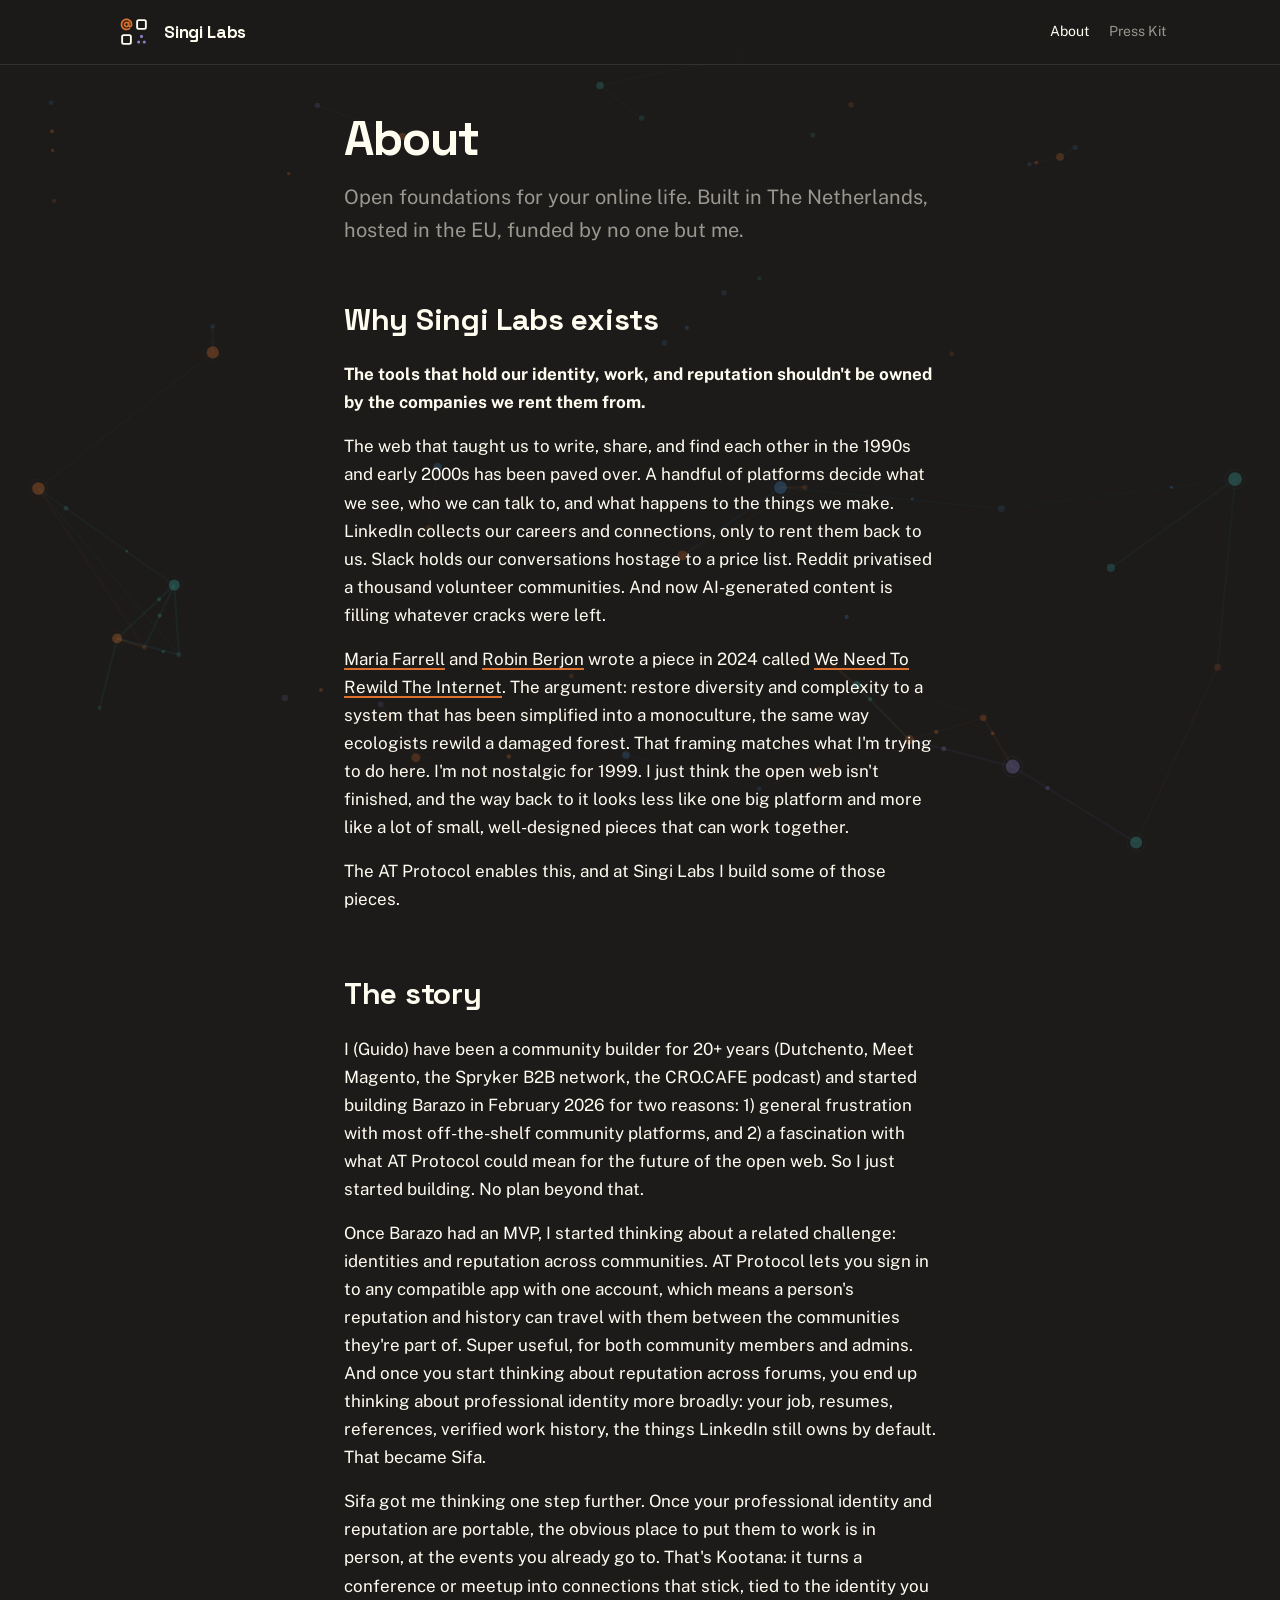
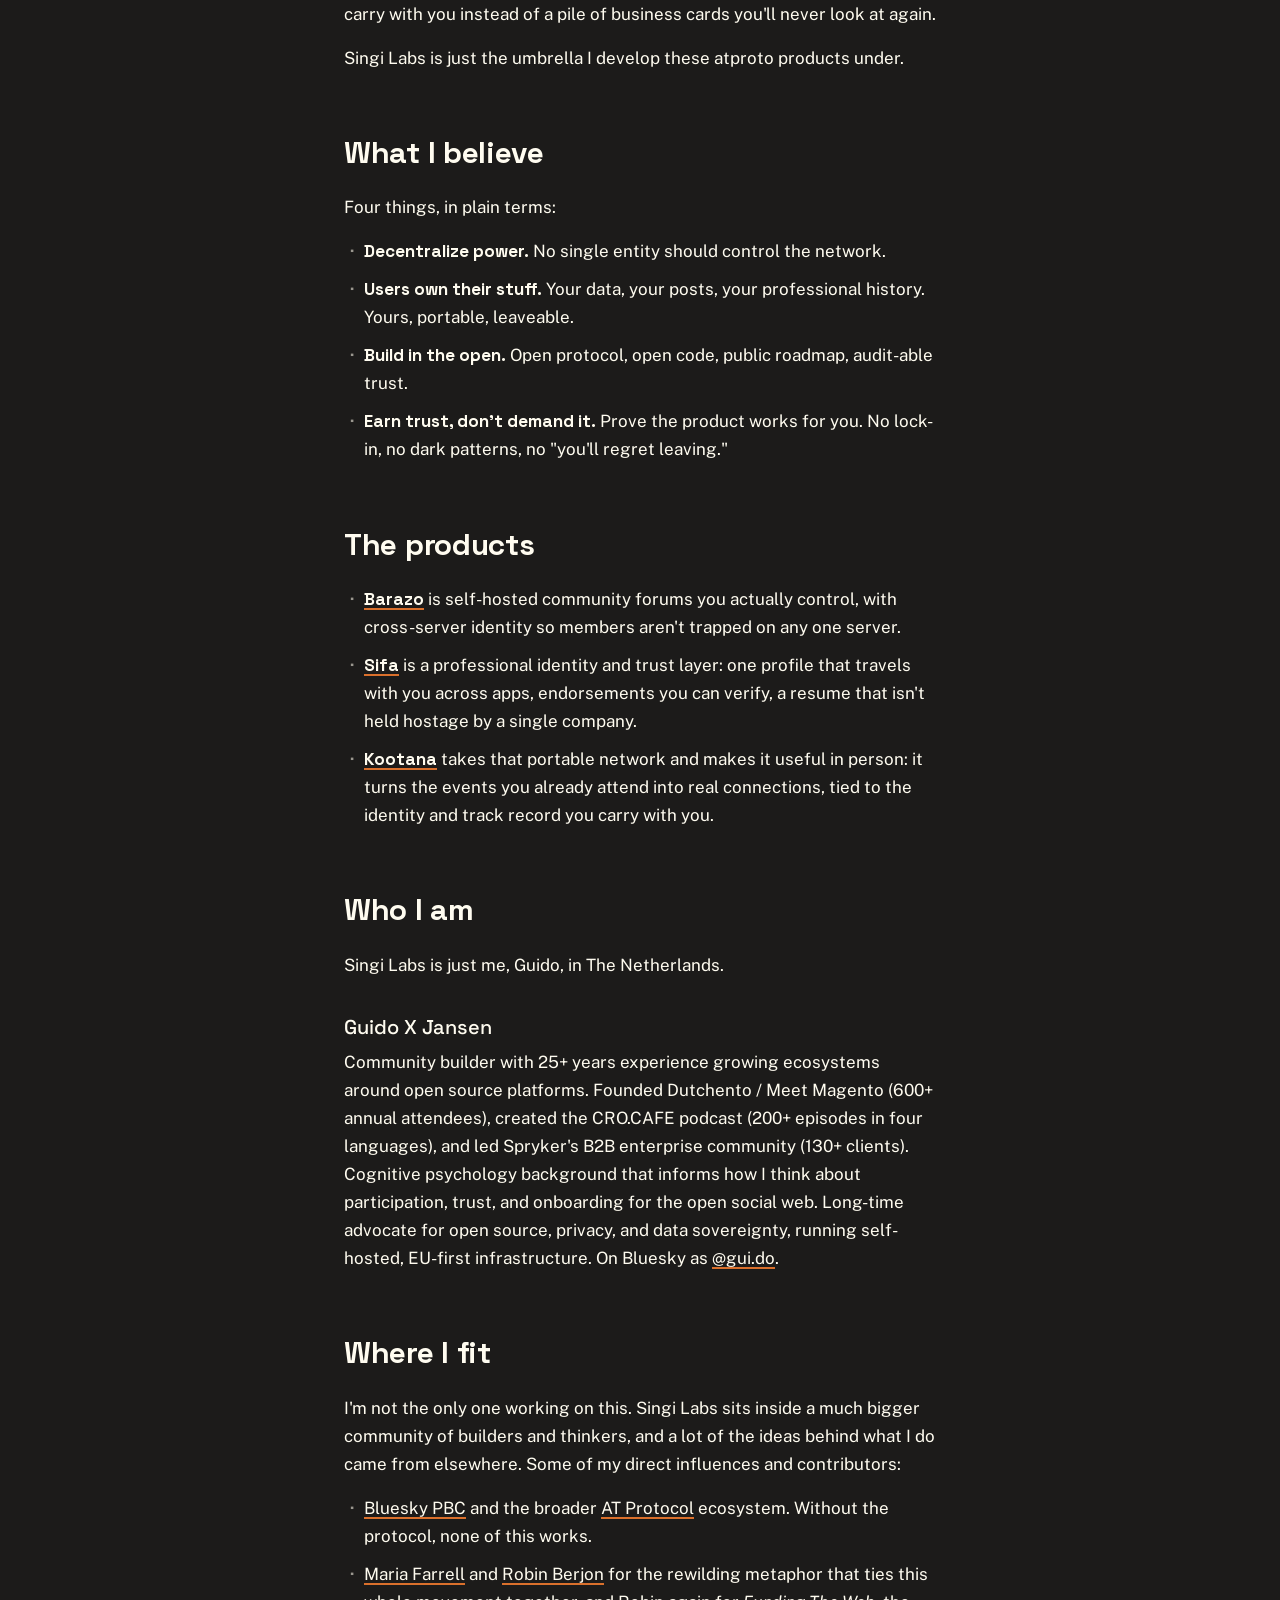
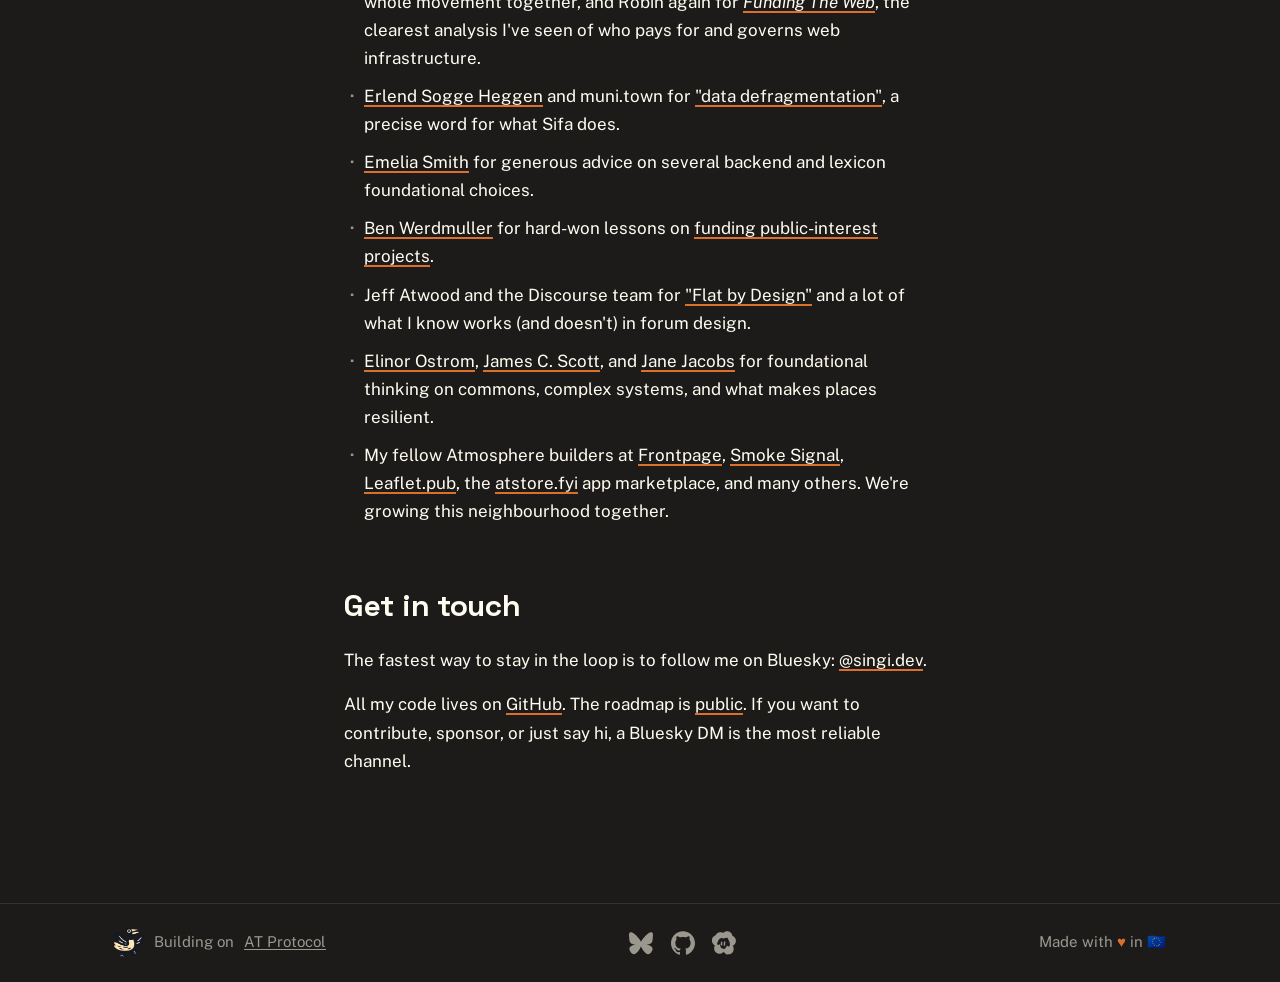
<file: about/index.html>
<!DOCTYPE html>
<html lang="en">
<head>
    <meta charset="UTF-8">
    <meta name="viewport" content="width=device-width, initial-scale=1.0">
    <link rel="canonical" href="https://singi.dev/about/">
    <title>About | Singi Labs</title>
    <meta name="description" content="Singi Labs is one person in The Netherlands building open foundations for your online life, on AT Protocol. Home of Barazo Forums, Sifa ID, and Kootana.">
    <meta property="og:title" content="About | Singi Labs">
    <meta property="og:description" content="Singi Labs is one person in The Netherlands building open foundations for your online life, on AT Protocol.">
    <meta property="og:type" content="website">
    <meta property="og:url" content="https://singi.dev/about/">
    <meta property="og:image" content="https://singi.dev/og-image.png">
    <meta property="og:image:width" content="1200">
    <meta property="og:image:height" content="630">
    <meta name="twitter:card" content="summary_large_image">
    <meta name="twitter:title" content="About | Singi Labs">
    <meta name="twitter:description" content="Singi Labs is one person in The Netherlands building open foundations for your online life, on AT Protocol.">
    <meta name="twitter:image" content="https://singi.dev/og-image.png">
    <script defer src="https://u.a11y.nl/script.js" data-website-id="e3b70b96-e433-45f8-bfab-9496f66c572d"></script>
    <link rel="icon" href="/favicon.svg">
    <meta name="theme-color" content="#1C1B1A">
    <link rel="preload" href="/fonts/space-grotesk/space-grotesk-bold.woff2" as="font" type="font/woff2" crossorigin>
    <link rel="preload" href="/fonts/space-grotesk/space-grotesk-medium.woff2" as="font" type="font/woff2" crossorigin>
    <link rel="preload" href="/fonts/public-sans/public-sans-regular.woff2" as="font" type="font/woff2" crossorigin>
    <link rel="stylesheet" href="/styles/base.css">
    <style>
        .container {
            max-width: 600px;
            width: 100%;
            display: flex;
            flex-direction: column;
        }

        h1 {
            font-family: 'Space Grotesk', sans-serif;
            font-size: clamp(1.875rem, 1.2rem + 3vw, 3rem);
            font-weight: 700;
            letter-spacing: -0.02em;
            line-height: 1.08;
            margin-bottom: 1rem;
        }

        .lead {
            font-size: clamp(1.0625rem, 1rem + 0.6vw, 1.25rem);
            color: var(--muted);
            max-width: 60ch;
            margin-bottom: 3rem;
        }

        .prose h2 {
            font-family: 'Space Grotesk', sans-serif;
            font-size: clamp(1.375rem, 1.1rem + 1.4vw, 1.875rem);
            font-weight: 700;
            letter-spacing: -0.01em;
            margin-top: 3rem;
            margin-bottom: 1rem;
        }

        .prose h2:first-child {
            margin-top: 0;
        }

        .prose h3 {
            font-family: 'Space Grotesk', sans-serif;
            font-size: clamp(1.125rem, 1.05rem + 0.3vw, 1.25rem);
            font-weight: 500;
            margin-top: 2rem;
            margin-bottom: 0.25rem;
        }

        .prose p {
            font-size: clamp(1rem, 0.97rem + 0.18vw, 1.0625rem);
            max-width: 68ch;
            margin-bottom: 1rem;
        }

        .prose p:last-child {
            margin-bottom: 0;
        }

        .prose a {
            color: var(--text);
            text-decoration: underline;
            text-decoration-color: var(--accent-singi);
            text-decoration-thickness: 1.5px;
            text-underline-offset: 3px;
            transition: color 0.2s, text-decoration-thickness 0.2s;
        }

        .prose a:hover {
            color: var(--accent-singi);
            text-decoration-thickness: 2.5px;
        }

        .prose ul {
            list-style: none;
            max-width: 68ch;
            margin-bottom: 1rem;
            padding-left: 0;
        }

        .prose li {
            position: relative;
            font-size: clamp(1rem, 0.97rem + 0.18vw, 1.0625rem);
            padding-left: 1.25rem;
            margin-bottom: 0.625rem;
        }

        .prose li::before {
            content: "·";
            position: absolute;
            left: 0.375rem;
            color: var(--muted);
            font-weight: 700;
        }

        .prose li:last-child {
            margin-bottom: 0;
        }

        .beliefs li strong {
            font-family: 'Space Grotesk', sans-serif;
            font-weight: 600;
            color: var(--text);
        }

        .product-link {
            color: var(--text);
            text-decoration: underline;
            text-decoration-thickness: 1.5px;
            text-underline-offset: 3px;
            font-family: 'Space Grotesk', sans-serif;
            font-weight: 600;
            transition: color 0.2s, text-decoration-thickness 0.2s;
        }

        .product-link--barazo {
            text-decoration-color: var(--accent-barazo);
        }

        .product-link--barazo:hover {
            color: var(--accent-barazo);
            text-decoration-thickness: 2.5px;
        }

        .product-link--sifa {
            text-decoration-color: var(--accent-sifa);
        }

        .product-link--sifa:hover {
            color: var(--accent-sifa);
            text-decoration-thickness: 2.5px;
        }

        .product-link--kootana {
            text-decoration-color: var(--accent-kootana);
        }

        .product-link--kootana:hover {
            color: var(--accent-kootana);
            text-decoration-thickness: 2.5px;
        }

        @media (min-width: 769px) {
            .container {
                max-width: 720px;
            }

            .prose h2 {
                margin-top: 3.5rem;
            }
        }
    </style>
    <script type="application/ld+json">
    {
        "@context": "https://schema.org",
        "@type": "Organization",
        "name": "Singi Labs",
        "url": "https://singi.dev",
        "logo": "https://singi.dev/favicon.svg",
        "description": "Open source foundations for your online life.",
        "sameAs": [
            "https://github.com/singi-labs",
            "https://bsky.app/profile/singi.dev"
        ]
    }
    </script>
</head>
<body class="site">
    <a href="#main" class="skip-link">Skip to content</a>

    <canvas id="network-bg" aria-hidden="true"></canvas>

    <header class="site-header">
        <div class="site-header-inner">
            <a class="site-lockup" href="/" aria-label="Singi Labs home">
                <svg viewBox="0 0 256 256" aria-hidden="true" focusable="false" style="fill-rule:evenodd;clip-rule:evenodd;stroke-linecap:round;stroke-linejoin:round;">
                    <g transform="matrix(0.333333,0,0,0.333333,37.583333,37.083333)"><path d="M128,71.5C159.183,71.5 184.5,96.817 184.5,128C184.5,159.183 159.183,184.5 128,184.5C96.817,184.5 71.5,159.183 71.5,128C71.5,96.817 96.817,71.5 128,71.5ZM128,104.5C115.03,104.5 104.5,115.03 104.5,128C104.5,140.97 115.03,151.5 128,151.5C140.97,151.5 151.5,140.97 151.5,128C151.5,115.03 140.97,104.5 128,104.5Z" fill="#DA702C"/></g>
                    <g transform="matrix(0.333333,0,0,0.333333,37.583333,37.083333)"><path d="M174.866,194.259C182.45,189.218 192.7,191.282 197.741,198.866C202.782,206.45 200.718,216.7 193.134,221.741C175.432,233.507 150.846,240.5 128,240.5C66.284,240.5 15.5,189.716 15.5,128C15.5,66.284 66.284,15.5 128,15.5C189.716,15.5 240.5,66.284 240.5,128C240.5,160.538 225.46,184.5 196,184.5C166.54,184.5 151.5,160.538 151.5,128L151.5,88C151.5,78.893 158.893,71.5 168,71.5C177.107,71.5 184.5,78.893 184.5,88L184.5,128C184.5,134.408 185.237,140.363 187.279,145.164C188.851,148.858 191.536,151.5 196,151.5C200.464,151.5 203.149,148.858 204.721,145.164C206.763,140.363 207.5,134.408 207.5,128C207.5,84.388 171.612,48.5 128,48.5C84.388,48.5 48.5,84.388 48.5,128C48.5,171.612 84.388,207.5 128,207.5C144.415,207.5 162.148,202.713 174.866,194.259Z" fill="#DA702C"/></g>
                    <rect x="148" y="51.75" width="56" height="56" rx="10" fill="none" stroke="#FFFCF0" stroke-width="12"/>
                    <rect x="52" y="148" width="56" height="56" rx="10" fill="none" stroke="#FFFCF0" stroke-width="12"/>
                    <circle cx="176" cy="156" r="10" fill="#8B7EC8"/>
                    <circle cx="158" cy="192" r="10" fill="#8B7EC8"/>
                    <circle cx="194" cy="192" r="10" fill="#8B7EC8"/>
                </svg>
                <span>Singi Labs</span>
            </a>
            <nav class="site-nav" aria-label="Primary">
                <a href="/about/" aria-current="page">About</a>
                <a href="/press/kit/">Press Kit</a>
            </nav>
        </div>
    </header>

    <main class="container" id="main">
        <h1>About</h1>
        <p class="lead">Open foundations for your online life. Built in The Netherlands, hosted in the EU, funded by no one but me.</p>

        <section class="prose">
            <h2>Why Singi Labs exists</h2>
            <p><strong>The tools that hold our identity, work, and reputation shouldn't be owned by the companies we rent them from.</strong></p>
            <p>The web that taught us to write, share, and find each other in the 1990s and early 2000s has been paved over. A handful of platforms decide what we see, who we can talk to, and what happens to the things we make. LinkedIn collects our careers and connections, only to rent them back to us. Slack holds our conversations hostage to a price list. Reddit privatised a thousand volunteer communities. And now AI-generated content is filling whatever cracks were left.</p>
            <p><a href="https://bsky.app/profile/mariafarrell.bsky.social">Maria Farrell</a> and <a href="https://bsky.app/profile/robin.berjon.com">Robin Berjon</a> wrote a piece in 2024 called <a href="https://www.noemamag.com/we-need-to-rewild-the-internet/">We Need To Rewild The Internet</a>. The argument: restore diversity and complexity to a system that has been simplified into a monoculture, the same way ecologists rewild a damaged forest. That framing matches what I'm trying to do here. I'm not nostalgic for 1999. I just think the open web isn't finished, and the way back to it looks less like one big platform and more like a lot of small, well-designed pieces that can work together.</p>
            <p>The AT Protocol enables this, and at Singi Labs I build some of those pieces.</p>

            <h2>The story</h2>
            <p>I (Guido) have been a community builder for 20+ years (Dutchento, Meet Magento, the Spryker B2B network, the CRO.CAFE podcast) and started building Barazo in February 2026 for two reasons: 1) general frustration with most off-the-shelf community platforms, and 2) a fascination with what AT Protocol could mean for the future of the open web. So I just started building. No plan beyond that.</p>
            <p>Once Barazo had an MVP, I started thinking about a related challenge: identities and reputation across communities. AT Protocol lets you sign in to any compatible app with one account, which means a person's reputation and history can travel with them between the communities they're part of. Super useful, for both community members and admins. And once you start thinking about reputation across forums, you end up thinking about professional identity more broadly: your job, resumes, references, verified work history, the things LinkedIn still owns by default. That became Sifa.</p>
            <p>Sifa got me thinking one step further. Once your professional identity and reputation are portable, the obvious place to put them to work is in person, at the events you already go to. That's Kootana: it turns a conference or meetup into connections that stick, tied to the identity you carry with you instead of a pile of business cards you'll never look at again.</p>
            <p>Singi Labs is just the umbrella I develop these atproto products under.</p>

            <h2>What I believe</h2>
            <p>Four things, in plain terms:</p>
            <ul class="beliefs">
                <li><strong>Decentralize power.</strong> No single entity should control the network.</li>
                <li><strong>Users own their stuff.</strong> Your data, your posts, your professional history. Yours, portable, leaveable.</li>
                <li><strong>Build in the open.</strong> Open protocol, open code, public roadmap, audit-able trust.</li>
                <li><strong>Earn trust, don't demand it.</strong> Prove the product works for you. No lock-in, no dark patterns, no "you'll regret leaving."</li>
            </ul>

            <h2>The products</h2>
            <ul>
                <li><a class="product-link product-link--barazo" href="https://barazo.forum">Barazo</a> is self-hosted community forums you actually control, with cross-server identity so members aren't trapped on any one server.</li>
                <li><a class="product-link product-link--sifa" href="https://sifa.id">Sifa</a> is a professional identity and trust layer: one profile that travels with you across apps, endorsements you can verify, a resume that isn't held hostage by a single company.</li>
                <li><a class="product-link product-link--kootana" href="https://kootana.social">Kootana</a> takes that portable network and makes it useful in person: it turns the events you already attend into real connections, tied to the identity and track record you carry with you.</li>
            </ul>

            <h2>Who I am</h2>
            <p>Singi Labs is just me, Guido, in The Netherlands.</p>

            <h3>Guido X Jansen</h3>
            <p>Community builder with 25+ years experience growing ecosystems around open source platforms. Founded Dutchento / Meet Magento (600+ annual attendees), created the CRO.CAFE podcast (200+ episodes in four languages), and led Spryker's B2B enterprise community (130+ clients). Cognitive psychology background that informs how I think about participation, trust, and onboarding for the open social web. Long-time advocate for open source, privacy, and data sovereignty, running self-hosted, EU-first infrastructure. On Bluesky as <a href="https://bsky.app/profile/gui.do">@gui.do</a>.</p>

            <h2>Where I fit</h2>
            <p>I'm not the only one working on this. Singi Labs sits inside a much bigger community of builders and thinkers, and a lot of the ideas behind what I do came from elsewhere. Some of my direct influences and contributors:</p>
            <ul>
                <li><a href="https://bsky.social/">Bluesky PBC</a> and the broader <a href="https://atproto.com/">AT Protocol</a> ecosystem. Without the protocol, none of this works.</li>
                <li><a href="https://bsky.app/profile/mariafarrell.bsky.social">Maria Farrell</a> and <a href="https://bsky.app/profile/robin.berjon.com">Robin Berjon</a> for the rewilding metaphor that ties this whole movement together, and Robin again for <a href="https://ftw.fund/report.html"><em>Funding The Web</em></a>, the clearest analysis I've seen of who pays for and governs web infrastructure.</li>
                <li><a href="https://bsky.app/profile/erlend.sh">Erlend Sogge Heggen</a> and muni.town for <a href="https://blog.muni.town/data-defragmentation/">"data defragmentation"</a>, a precise word for what Sifa does.</li>
                <li><a href="https://bsky.app/profile/thisismissem.social">Emelia Smith</a> for generous advice on several backend and lexicon foundational choices.</li>
                <li><a href="https://bsky.app/profile/werd.io">Ben Werdmuller</a> for hard-won lessons on <a href="https://werd.io/building-with-love-and-paying-for-it/">funding public-interest projects</a>.</li>
                <li>Jeff Atwood and the Discourse team for <a href="https://blog.codinghorror.com/web-discussions-flat-by-design/">"Flat by Design"</a> and a lot of what I know works (and doesn't) in forum design.</li>
                <li><a href="https://en.wikipedia.org/wiki/Elinor_Ostrom">Elinor Ostrom</a>, <a href="https://en.wikipedia.org/wiki/James_C._Scott">James C. Scott</a>, and <a href="https://en.wikipedia.org/wiki/Jane_Jacobs">Jane Jacobs</a> for foundational thinking on commons, complex systems, and what makes places resilient.</li>
                <li>My fellow Atmosphere builders at <a href="https://frontpage.fyi/">Frontpage</a>, <a href="https://smokesignal.events/">Smoke Signal</a>, <a href="https://leaflet.pub">Leaflet.pub</a>, the <a href="https://atstore.fyi/">atstore.fyi</a> app marketplace, and many others. We're growing this neighbourhood together.</li>
            </ul>

            <h2>Get in touch</h2>
            <p>The fastest way to stay in the loop is to follow me on Bluesky: <a href="https://bsky.app/profile/singi.dev">@singi.dev</a>.</p>
            <p>All my code lives on <a href="https://github.com/singi-labs">GitHub</a>. The roadmap is <a href="https://github.com/orgs/singi-labs/projects/2">public</a>. If you want to contribute, sponsor, or just say hi, a Bluesky DM is the most reliable channel.</p>
        </section>

    </main>

    <footer class="site-footer">
        <div class="site-footer-inner">
            <span class="footer-brand">
                <img src="/goosetopher.png" alt="Goosetopher, the AT Protocol mascot" width="30" height="30" loading="lazy" decoding="async">
                Building on <a href="https://atproto.com/" target="_blank" rel="noopener">AT Protocol</a>
            </span>
            <div class="footer-social">
                <a href="https://bsky.app/profile/singi.dev" target="_blank" rel="noopener" aria-label="Bluesky">
                    <svg viewBox="0 0 24 24" xmlns="http://www.w3.org/2000/svg" fill="currentColor" aria-hidden="true"><path d="M12 10.8c-1.087-2.114-4.046-6.053-6.798-7.995C2.566.944 1.561 1.266.902 1.565.139 1.908 0 3.08 0 3.768c0 .69.378 5.65.624 6.479.785 2.63 3.651 3.495 6.295 3.146-4.738.81-8.887 2.787-5.01 8.066C4.718 24.863 7.3 22.401 9.14 20.13 10.604 18.327 11.304 16.66 12 15.388c.696 1.272 1.396 2.94 2.86 4.742 1.84 2.271 4.422 4.733 7.231 1.329 3.877-5.28-.272-7.256-5.01-8.066 2.644.349 5.51-.517 6.295-3.146C23.622 9.418 24 4.458 24 3.768c0-.69-.139-1.861-.902-2.203-.659-.3-1.664-.62-4.3 1.24C16.046 4.748 13.087 8.687 12 10.8"/></svg>
                </a>
                <a href="https://github.com/singi-labs" target="_blank" rel="noopener" aria-label="GitHub">
                    <svg viewBox="0 0 24 24" xmlns="http://www.w3.org/2000/svg" fill="currentColor" aria-hidden="true"><path d="M12 .297c-6.63 0-12 5.373-12 12 0 5.303 3.438 9.8 8.205 11.385.6.113.82-.258.82-.577 0-.285-.01-1.04-.015-2.04-3.338.724-4.042-1.61-4.042-1.61C4.422 18.07 3.633 17.7 3.633 17.7c-1.087-.744.084-.729.084-.729 1.205.084 1.838 1.236 1.838 1.236 1.07 1.835 2.809 1.305 3.495.998.108-.776.417-1.305.76-1.605-2.665-.3-5.466-1.332-5.466-5.93 0-1.31.465-2.38 1.235-3.22-.135-.303-.54-1.523.105-3.176 0 0 1.005-.322 3.3 1.23.96-.267 1.98-.399 3-.405 1.02.006 2.04.138 3 .405 2.28-1.552 3.285-1.23 3.285-1.23.645 1.653.24 2.873.12 3.176.765.84 1.23 1.91 1.23 3.22 0 4.61-2.805 5.625-5.475 5.92.42.36.81 1.096.81 2.22 0 1.606-.015 2.896-.015 3.286 0 .315.21.69.825.57C20.565 22.092 24 17.592 24 12.297c0-6.627-5.373-12-12-12"/></svg>
                </a>
                <a href="https://tangled.org/gui.do" target="_blank" rel="noopener" aria-label="Tangled">
                    <svg viewBox="0 0 24.12 23.27" xmlns="http://www.w3.org/2000/svg" aria-hidden="true"><path fill="currentColor" d="m16.348974,24.09935-0.06485-0.03766-0.202005-0.0106-0.202008-0.01048-0.275736-0.02601-0.275734-0.02602v-0.02649-0.02648l-0.204577-0.04019-0.204578-0.04019-0.167616-0.08035-0.167617-0.08035-0.0014-0.04137-0.0014-0.04137-0.266473-0.143735-0.266475-0.143735-0.276098-0.20335-0.2761-0.203347-0.262064-0.251949-0.262064-0.25195-0.22095-0.284628-0.220948-0.284629-0.170253-0.284631-0.170252-0.284628-0.01341-0.0144-0.0134-0.0144-0.141982 0.161297-0.14198 0.1613-0.22313 0.21426-0.223132 0.214264-0.186025 0.146053-0.186023 0.14605-0.252501 0.163342-0.252502 0.163342-0.249014 0.115348-0.249013 0.115336 0.0053 0.03241 0.0053 0.03241-0.1716725 0.04599-0.171669 0.046-0.3379966 0.101058-0.3379972 0.101058-0.1778925 0.04506-0.1778935 0.04508-0.3913655 0.02601-0.3913643 0.02603-0.3557868-0.03514-0.3557863-0.03514-0.037426-0.03029-0.037427-0.03029-0.076924 0.02011-0.076924 0.02011-0.050508-0.05051-0.050405-0.05056-0.2087098-0.04622-0.2087082-0.04623-0.2970917-0.10336-0.2971315-0.10340-0.3254956-0.16612-0.3254941-0.16612-0.3271016-0.22794-0.3271017-0.22796-0.3046625-0.28838-0.3046925-0.28839-0.2243707-0.28939-0.2243707-0.28937-0.1271806-0.21347-0.1271792-0.21347-0.1063817-0.21347-0.1062816-0.21347-0.1257161-0.33797-0.1257147-0.33800-0.0833080-0.39137-0.0832880-0.39137 0.0004469-0.69378 0.0004470-0.69378 0.0643350-0.31272 0.0643350-0.31272 0.1086302-0.33929 0.1086302-0.33929 0.1576786-0.31963 0.1576774-0.31963 0.0700920-0.11341 0.0700920-0.11342-0.0988190-0.06789-0.098818-0.06788-0.1778933-0.10133-0.1778932-0.10134-0.2666798-0.19537-0.2668392-0.19568-0.2623717-0.25195-0.2623731-0.25195-0.1886285-0.23512-0.1886842-0.23487-0.1593864-0.24647-0.1594148-0.24646-0.1293893-0.26585-0.1293893-0.26585-0.1294200-0.26585-0.1204627-0.33800-0.1198764-0.33800-0.0833080-0.39137-0.0833080-0.39137 0.0020884-0.69378 0.0020884-0.69378 0.0992637-0.42643 0.0993551-0.42643 0.1324377-0.34132 0.1324277-0.34132 0.1671307-0.30663 0.1671412-0.30664 0.2184585-0.30426 0.2184485-0.30427 0.2521766-0.26295 0.2521666-0.26295 0.2312593-0.18487 0.2312593-0.18487 0.2312793-0.15195 0.2312599-0.15190 0.3187194-0.14456 0.3187398-0.14456 0.1771419-0.06541 0.1771426-0.06541 0.1780893-0.26508 0.1778944-0.26508 0.2125708-0.34216 0.2125733-0.34204 0.3139497-0.32549 0.3139717-0.32549 0.2561765-0.19537 0.2561778-0.19537 0.3046965-0.17906 0.3044993-0.17912 0.3160857-0.13087 0.3161657-0.13087 0.2097793-0.06716 0.2097993-0.06716 0.3970383-0.07883 0.3970193-0.07884 0.5870477 0.00291 0.5870469 0.00291 0.4447315 0.092455 0.444734 0.092455 0.302419 0.1105495 0.302417 0.1105495 0.329929 0.1646046 0.32993 0.1646033 0.239329-0.2316919 0.239329-0.2316919 0.160103-0.1256767 0.160105-0.1256767 0.160102-0.1021909 0.160105-0.1021899 0.142315-0.082328 0.142314-0.082328 0.231262-0.1090091 0.231259-0.1090091 0.26684-0.098743 0.266839-0.098743 0.320208-0.073514 0.320209-0.073527 0.355787-0.041833 0.355785-0.041834 0.426942 0.023827 0.426945 0.023828 0.355785 0.071179 0.355788 0.0711791 0.284627 0.09267 0.284629 0.09267 0.28514 0.1310267 0.28514 0.1310255 0.238179 0.1446969 0.238174 0.1446979 0.259413 0.1955332 0.259413 0.1955319 0.290757 0.296774 0.290758 0.2967753 0.151736 0.1941581 0.151734 0.1941594 0.135326 0.2149951 0.135327 0.2149952 0.154755 0.3202073 0.154758 0.3202085 0.09409 0.2677358 0.09409 0.267737 0.06948 0.3319087 0.06948 0.3319099 0.01111 0.00808 0.01111 0.00808 0.444734 0.2173653 0.444734 0.2173665 0.309499 0.2161102 0.309497 0.2161101 0.309694 0.2930023 0.309694 0.2930037 0.18752 0.2348726 0.187524 0.2348727 0.166516 0.2574092 0.166519 0.2574108 0.15273 0.3260252 0.152734 0.3260262 0.08972 0.2668403 0.08971 0.2668391 0.08295 0.3913655 0.08295 0.3913652-6.21e-4 0.6582049-6.21e-4 0.658204-0.06362 0.315725-0.06362 0.315725-0.09046 0.289112-0.09046 0.289112-0.122759 0.281358-0.12276 0.281356-0.146626 0.252323-0.146629 0.252322-0.190443 0.258668-0.190448 0.258671-0.254911 0.268356-0.254911 0.268355-0.286872 0.223127-0.286874 0.223127-0.320203 0.187693-0.320209 0.187693-0.04347 0.03519-0.04347 0.03521 0.0564 0.12989 0.0564 0.129892 0.08728 0.213472 0.08728 0.213471 0.189755 0.729363 0.189753 0.729362 0.0652 0.302417 0.0652 0.302419-0.0018 0.675994-0.0018 0.675995-0.0801 0.373573-0.08009 0.373577-0.09 0.266839-0.09 0.26684-0.190389 0.391364-0.19039 0.391366-0.223169 0.320207-0.223167 0.320209-0.303585 0.315294-0.303584 0.315291-0.284631 0.220665-0.284629 0.220663-0.220128 0.132359-0.220127 0.132358-0.242395 0.106698-0.242394 0.106699-0.08895 0.04734-0.08895 0.04733-0.249052 0.07247-0.24905 0.07247-0.322042 0.0574-0.322044 0.0574-0.282794-0.003-0.282795-0.003-0.07115-0.0031-0.07115-0.0031-0.177894-0.0033-0.177893-0.0033-0.124528 0.02555-0.124528 0.02555zm-4.470079-5.349839 0.214838-0.01739 0.206601-0.06782 0.206602-0.06782 0.244389-0.117874 0.244393-0.11786 0.274473-0.206822 0.27447-0.20682 0.229308-0.257201 0.229306-0.2572 0.219161-0.28463 0.219159-0.284629 0.188541-0.284628 0.188543-0.28463 0.214594-0.373574 0.214593-0.373577 0.133861-0.312006 0.133865-0.312007 0.02861-0.01769 0.02861-0.01769 0.197275 0.26212 0.197278 0.262119 0.163613 0.150814 0.163614 0.150814 0.201914 0.09276 0.201914 0.09276 0.302417 0.01421 0.302418 0.01421 0.213472-0.08025 0.213471-0.08025 0.200606-0.204641 0.200606-0.204642 0.09242-0.278887 0.09241-0.278888 0.05765-0.302418 0.05764-0.302416-0.01825-0.426942-0.01825-0.426944-0.07653-0.42601-0.07653-0.425985-0.08653-0.32117-0.08653-0.321167-0.10601-0.32180-0.09601-0.32183-0.14287-0.40164-0.14287-0.40163-0.16543-0.30948-0.16543-0.30948-0.11740-0.15824-0.11736-0.15810-0.12436-0.11988-0.12438-0.11987 0.01878-0.18268 0.01878-0.18272-0.06126-0.24916-0.06126-0.24916-0.13488-0.28455-0.13490-0.28453-0.18281-0.20184-0.18282-0.20184-0.17315-0.12719-0.17326-0.12718-0.20429 0.1230127-0.204289 0.1230121-0.26702 0.059413-0.267022 0.059413-0.205761-0.021508-0.205766-0.021508-0.23495-0.08844-0.234953-0.08844-0.118429-0.090334-0.118428-0.090333h-0.03944-0.03944l-0.05531 0.1165473-0.05531 0.1165473-0.158731 0.1815504-0.158728 0.1814494-0.170105 0.1084908-0.170105 0.1084898-0.221249 0.073922-0.221245 0.073932h-0.280189-0.280182l-0.195456-0.067254-0.195460-0.067253-0.113203-0.058541-0.113201-0.058541-0.239938-0.221117-0.239941-0.221117-0.09565-0.084618-0.09565-0.084613-0.218822 0.198024-0.218822 0.1980231-0.165392 0.078387-0.1653925 0.078387-0.177894 0.047948-0.177892 0.047948-0.2191987 0.000424-0.2191983 0.000426-0.224825-0.069954-0.224825-0.069950 0.101563 0.095330 0.101564 0.095332-0.121557 0.163890-0.121556 0.163860-0.169720 0.063183-0.169727 0.063184-0.115227 0.085713-0.114953 0.085713-0.109413 0.114009-0.109413 0.114052-0.354618 0.528618-0.354718 0.528547-0.215985 0.449834-0.215984 0.449834-0.221657 0.462522-0.221656 0.462523-0.145934 0.337996-0.145934 0.337998-0.055483 0.220042-0.055483 0.220041-0.015885 0.206903-0.015872 0.206901 0.034307 0.242939 0.034307 0.24294 0.096281 0.196632 0.096281 0.196634 0.143607 0.125222 0.1436071 0.125222 0.1873143 0.08737 0.1873141 0.08737 0.2752084 0.002 0.2752084 0.002 0.2312297-0.09773 0.231231-0.09772 0.1067615-0.07603 0.1067614-0.07603 0.3679062-0.29377 0.3679065-0.293771 0.026804 0.01656 0.026804 0.01656 0.023626 0.466819 0.023626 0.466815 0.088326 0.513195 0.088326 0.513193 0.08897 0.364413 0.08897 0.364411 0.1315362 0.302418 0.1315352 0.302418 0.1051964 0.160105 0.1051954 0.160103 0.1104741 0.11877 0.1104731 0.118769 0.2846284 0.205644 0.2846305 0.205642 0.144448 0.07312 0.144448 0.07312 0.214787 0.05566 0.214787 0.05566 0.245601 0.03075 0.245602 0.03075 0.204577-0.0125 0.204578-0.0125zm0.686342-3.497495-0.11281-0.06077-0.106155-0.134033-0.106155-0.134031-0.04406-0.18371-0.04406-0.183707 0.02417-0.553937 0.02417-0.553936 0.03513-0.426945 0.03513-0.426942 0.07225-0.373576 0.07225-0.373575 0.05417-0.211338 0.05417-0.211339 0.0674-0.132112 0.0674-0.132112 0.132437-0.10916 0.132437-0.109161 0.187436-0.04195 0.187438-0.04195 0.170366 0.06469 0.170364 0.06469 0.114312 0.124073 0.114313 0.124086 0.04139 0.18495 0.04139 0.184951-0.111218 0.459845-0.111219 0.459844-0.03383 0.26584-0.03382 0.265841-0.03986 0.818307-0.03986 0.818309-0.0378 0.15162-0.03779 0.151621-0.11089 0.110562-0.110891 0.110561-0.114489 0.04913-0.114489 0.04913-0.187932-0.0016-0.187929-0.0016zm-2.8087655-0.358124-0.146445-0.06848-0.088025-0.119502-0.088024-0.119502-0.038581-0.106736-0.038581-0.106736-0.02237-0.134956-0.02239-0.134957-0.031955-0.46988-0.031955-0.469881 0.036203-0.444733 0.036203-0.444731 0.048862-0.215257 0.048862-0.215255 0.076082-0.203349 0.076081-0.203348 0.0936-0.111244 0.0936-0.111245 0.143787-0.06531 0.1437865-0.06532h0.142315 0.142314l0.142314 0.06588 0.142316 0.06588 0.093 0.102325 0.093 0.102325 0.04042 0.120942 0.04042 0.120942v0.152479 0.152477l-0.03347 0.08804-0.03347 0.08805-0.05693 0.275653-0.05693 0.275651 2.11e-4 0.430246 2.12e-4 0.430243 0.04294 0.392646 0.04295 0.392647-0.09189 0.200702-0.09189 0.200702-0.148688 0.0984-0.148687 0.0984-0.20136 0.01212-0.2013595 0.01212z" transform="translate(-0.4388285,-0.8629527)"/></svg>
                </a>
            </div>
            <span class="footer-made">Made with <span style="color:#DA702C">&hearts;</span> in &#x1F1EA;&#x1F1FA;</span>
        </div>
    </footer>

    <script src="/network-bg.js"></script>
</body>
</html>
</file>
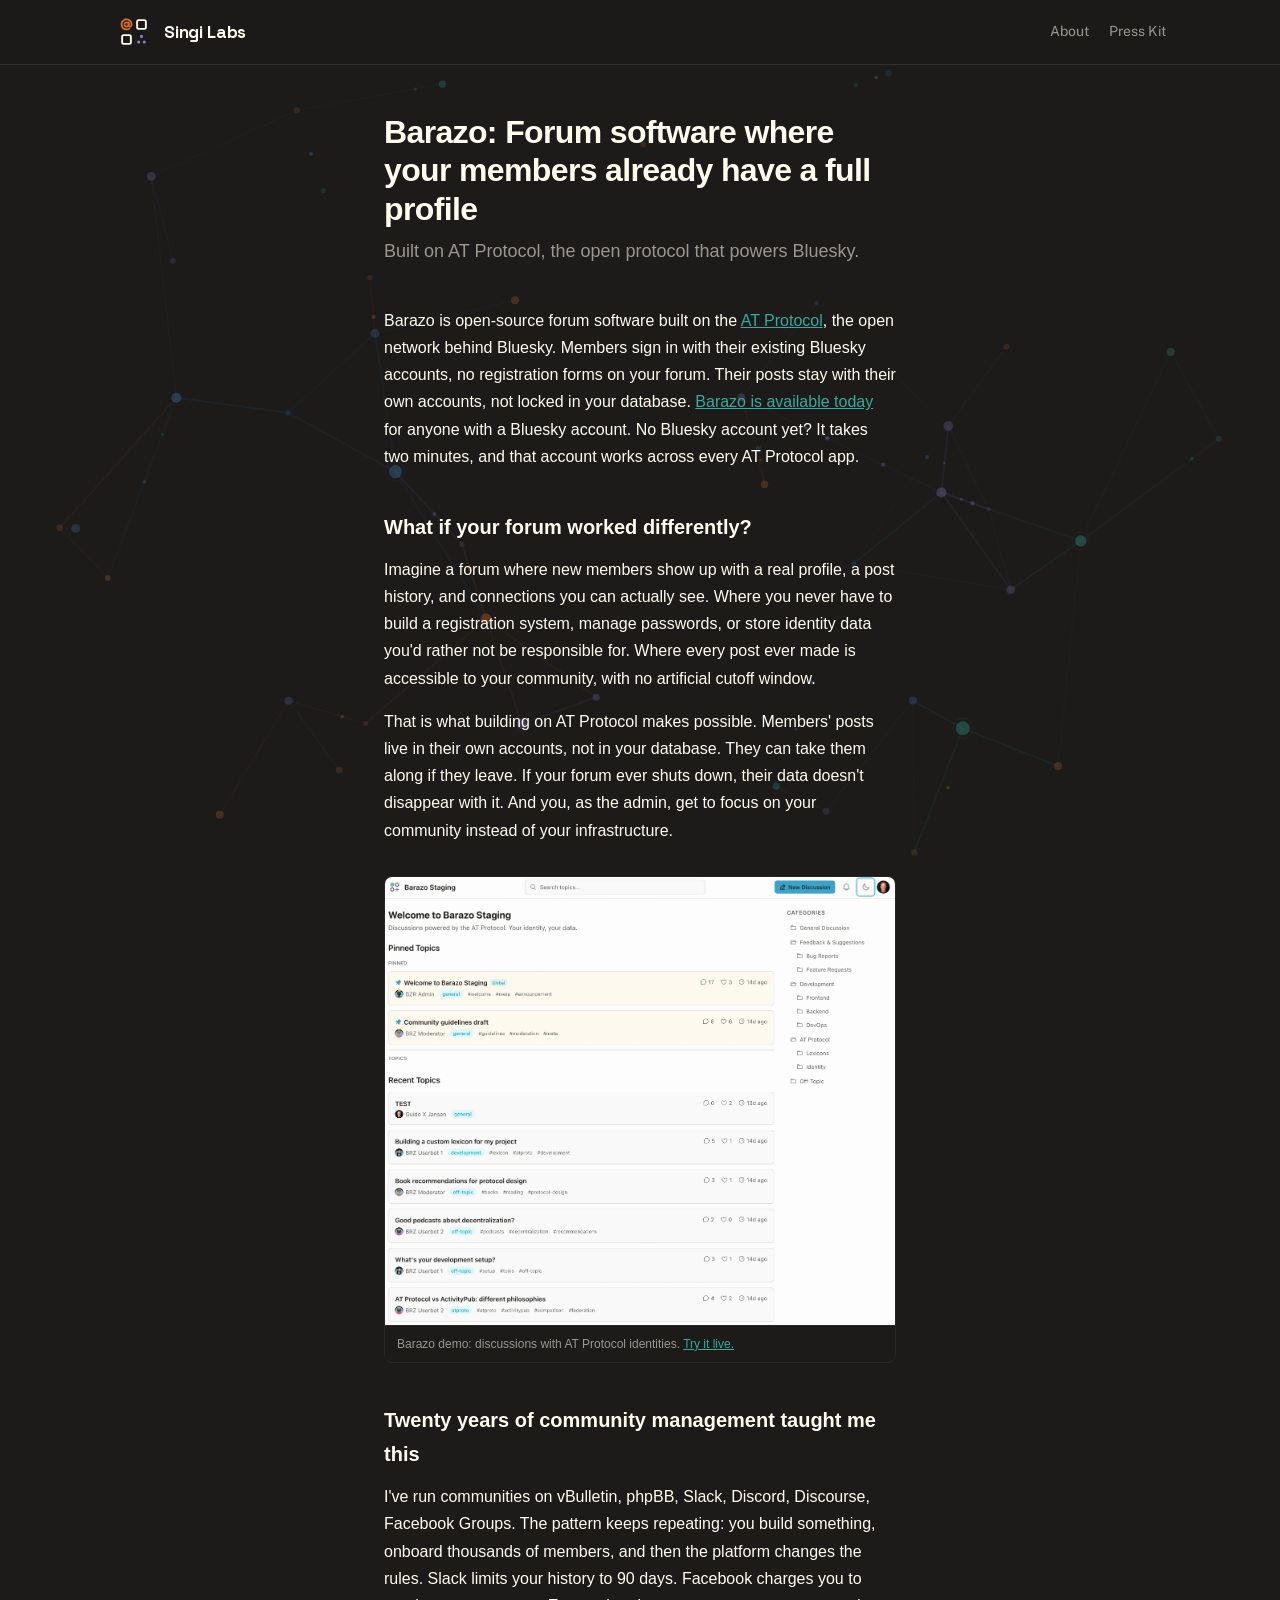
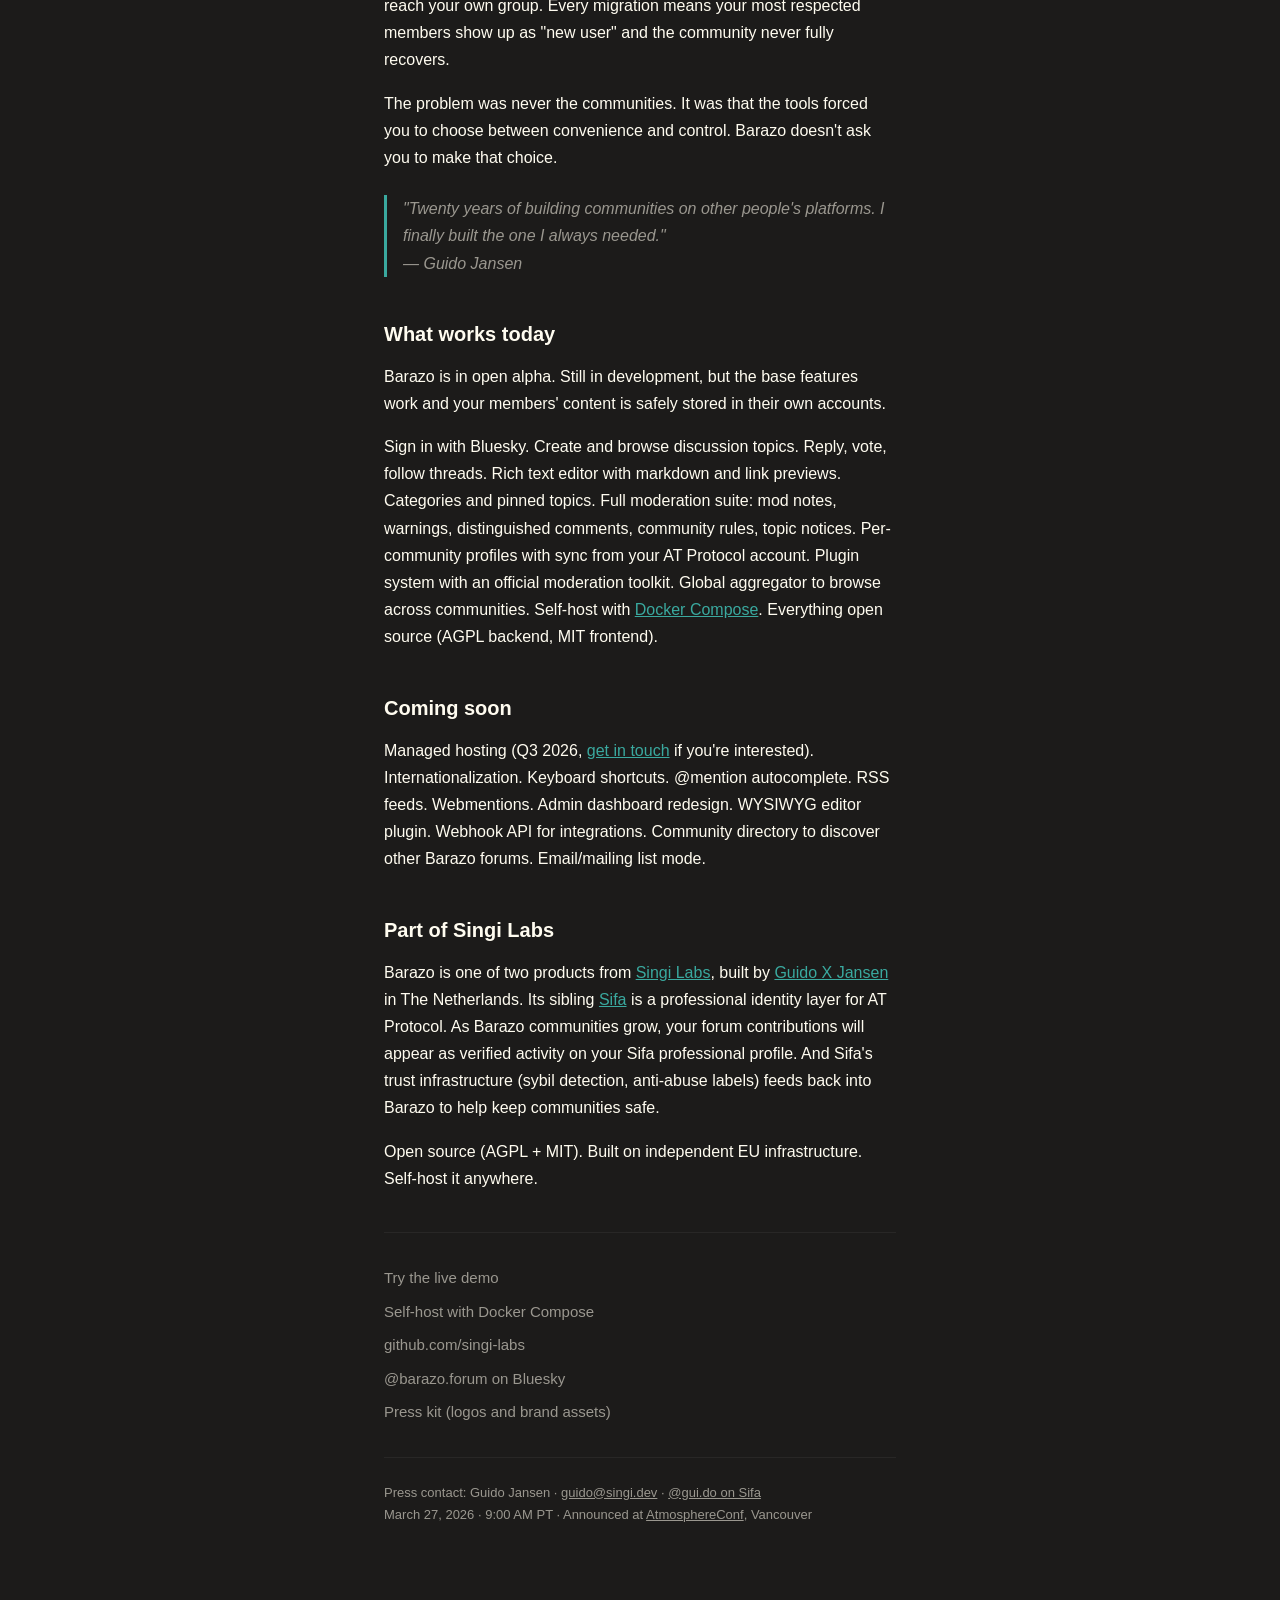
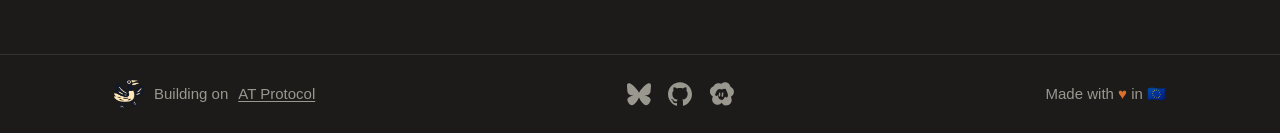
<file: press/barazo-launch/index.html>
<!DOCTYPE html>
<html lang="en">
<head>
    <meta charset="UTF-8">
    <meta name="viewport" content="width=device-width, initial-scale=1.0">
    <title>Barazo: Forum software where your members already have a full profile — Singi Labs</title>
    <meta name="description" content="Barazo is an open-source forum built on AT Protocol. One account across every forum, members' posts stay with their accounts. Self-hostable and free.">
    <meta property="og:title" content="Barazo: Forum software where your members already have a full profile">
    <meta property="og:description" content="One account across every forum. Members' posts stay with their accounts, not locked in a platform. Open source, self-hostable, no tracking.">
    <meta property="og:type" content="article">
    <meta property="og:site_name" content="Singi Labs">
    <meta property="article:published_time" content="2026-03-27T09:00:00-07:00">
    <meta property="og:url" content="https://singi.dev/press/barazo-launch/">
    <meta property="og:image" content="https://singi.dev/press/barazo-launch/screenshot.png">
    <meta name="twitter:card" content="summary_large_image">
    <meta name="twitter:title" content="Barazo: Forum software where your members already have a full profile">
    <meta name="twitter:description" content="One account across every forum. Members' posts stay with their accounts, not locked in a platform. Open source, self-hostable, no tracking.">
    <meta name="twitter:image" content="https://singi.dev/press/barazo-launch/screenshot.png">
    <link rel="canonical" href="https://singi.dev/press/barazo-launch/">
    <link rel="icon" href="/favicon.svg">
    <meta name="theme-color" content="#1C1B1A">
    <link rel="preload" href="/fonts/space-grotesk/space-grotesk-bold.woff2" as="font" type="font/woff2" crossorigin>
    <link rel="preload" href="/fonts/public-sans/public-sans-regular.woff2" as="font" type="font/woff2" crossorigin>
    <link rel="stylesheet" href="/styles/base.css">
    <link rel="stylesheet" href="/styles/press.css">
    <style>
        :root { --accent: var(--accent-barazo); }
    </style>
    <script type="application/ld+json">
    {
        "@context": "https://schema.org",
        "@type": "Article",
        "headline": "Barazo: Forum software where your members already have a full profile",
        "datePublished": "2026-03-27",
        "author": {
            "@type": "Organization",
            "name": "Singi Labs",
            "url": "https://singi.dev"
        },
        "publisher": {
            "@type": "Organization",
            "name": "Singi Labs",
            "logo": {
                "@type": "ImageObject",
                "url": "https://singi.dev/favicon.svg"
            }
        },
        "image": "https://singi.dev/press/barazo-launch/screenshot.png",
        "mainEntityOfPage": "https://singi.dev/press/barazo-launch/"
    }
    </script>
</head>
<body class="site">
    <a href="#main" class="skip-link">Skip to content</a>
    <canvas id="network-bg" aria-hidden="true"></canvas>

    <header class="site-header">
        <div class="site-header-inner">
            <a class="site-lockup" href="/" aria-label="Singi Labs home">
                <svg viewBox="0 0 256 256" aria-hidden="true" focusable="false" style="fill-rule:evenodd;clip-rule:evenodd;stroke-linecap:round;stroke-linejoin:round;">
                    <g transform="matrix(0.333333,0,0,0.333333,37.583333,37.083333)"><path d="M128,71.5C159.183,71.5 184.5,96.817 184.5,128C184.5,159.183 159.183,184.5 128,184.5C96.817,184.5 71.5,159.183 71.5,128C71.5,96.817 96.817,71.5 128,71.5ZM128,104.5C115.03,104.5 104.5,115.03 104.5,128C104.5,140.97 115.03,151.5 128,151.5C140.97,151.5 151.5,140.97 151.5,128C151.5,115.03 140.97,104.5 128,104.5Z" fill="#DA702C"/></g>
                    <g transform="matrix(0.333333,0,0,0.333333,37.583333,37.083333)"><path d="M174.866,194.259C182.45,189.218 192.7,191.282 197.741,198.866C202.782,206.45 200.718,216.7 193.134,221.741C175.432,233.507 150.846,240.5 128,240.5C66.284,240.5 15.5,189.716 15.5,128C15.5,66.284 66.284,15.5 128,15.5C189.716,15.5 240.5,66.284 240.5,128C240.5,160.538 225.46,184.5 196,184.5C166.54,184.5 151.5,160.538 151.5,128L151.5,88C151.5,78.893 158.893,71.5 168,71.5C177.107,71.5 184.5,78.893 184.5,88L184.5,128C184.5,134.408 185.237,140.363 187.279,145.164C188.851,148.858 191.536,151.5 196,151.5C200.464,151.5 203.149,148.858 204.721,145.164C206.763,140.363 207.5,134.408 207.5,128C207.5,84.388 171.612,48.5 128,48.5C84.388,48.5 48.5,84.388 48.5,128C48.5,171.612 84.388,207.5 128,207.5C144.415,207.5 162.148,202.713 174.866,194.259Z" fill="#DA702C"/></g>
                    <rect x="148" y="51.75" width="56" height="56" rx="10" fill="none" stroke="#FFFCF0" stroke-width="12"/>
                    <rect x="52" y="148" width="56" height="56" rx="10" fill="none" stroke="#FFFCF0" stroke-width="12"/>
                    <circle cx="176" cy="156" r="10" fill="#8B7EC8"/>
                    <circle cx="158" cy="192" r="10" fill="#8B7EC8"/>
                    <circle cx="194" cy="192" r="10" fill="#8B7EC8"/>
                </svg>
                <span>Singi Labs</span>
            </a>
            <nav class="site-nav" aria-label="Primary">
                <a href="/about/">About</a>
                <a href="/press/kit/">Press Kit</a>
            </nav>
        </div>
    </header>

    <main class="container" id="main">

        <h1>Barazo: Forum software where your members already have a full profile</h1>
        <p class="subtitle">Built on AT Protocol, the open protocol that powers Bluesky.</p>

        <p>Barazo is open-source forum software built on the <a href="https://atproto.com" target="_blank" rel="noopener">AT Protocol</a>, the open network behind Bluesky. Members sign in with their existing Bluesky accounts, no registration forms on your forum. Their posts stay with their own accounts, not locked in your database. <a href="https://staging.barazo.forum" target="_blank" rel="noopener">Barazo is available today</a> for anyone with a Bluesky account. No Bluesky account yet? It takes two minutes, and that account works across every AT Protocol app.</p>

        <h2>What if your forum worked differently?</h2>
        <p>Imagine a forum where new members show up with a real profile, a post history, and connections you can actually see. Where you never have to build a registration system, manage passwords, or store identity data you'd rather not be responsible for. Where every post ever made is accessible to your community, with no artificial cutoff window.</p>
        <p>That is what building on AT Protocol makes possible. Members' posts live in their own accounts, not in your database. They can take them along if they leave. If your forum ever shuts down, their data doesn't disappear with it. And you, as the admin, get to focus on your community instead of your infrastructure.</p>

        <div class="screenshot">
            <picture>
                <source srcset="screenshot.webp" type="image/webp">
                <img src="screenshot.png" alt="Barazo forum showing pinned topics, recent discussions, and category navigation" width="2538" height="2230" fetchpriority="high" decoding="async">
            </picture>
            <div class="screenshot-caption">Barazo demo: discussions with AT Protocol identities. <a href="https://staging.barazo.forum" target="_blank" rel="noopener">Try it live.</a></div>
        </div>

        <h2>Twenty years of community management taught me this</h2>
        <p>I've run communities on vBulletin, phpBB, Slack, Discord, Discourse, Facebook Groups. The pattern keeps repeating: you build something, onboard thousands of members, and then the platform changes the rules. Slack limits your history to 90 days. Facebook charges you to reach your own group. Every migration means your most respected members show up as "new user" and the community never fully recovers.</p>
        <p>The problem was never the communities. It was that the tools forced you to choose between convenience and control. Barazo doesn't ask you to make that choice.</p>

        <blockquote>"Twenty years of building communities on other people's platforms. I finally built the one I always needed." <br>— Guido Jansen</blockquote>

        <h2>What works today</h2>
        <p>Barazo is in open alpha. Still in development, but the base features work and your members' content is safely stored in their own accounts.</p>
        <p>Sign in with Bluesky. Create and browse discussion topics. Reply, vote, follow threads. Rich text editor with markdown and link previews. Categories and pinned topics. Full moderation suite: mod notes, warnings, distinguished comments, community rules, topic notices. Per-community profiles with sync from your AT Protocol account. Plugin system with an official moderation toolkit. Global aggregator to browse across communities. Self-host with <a href="https://github.com/singi-labs/barazo-deploy" target="_blank" rel="noopener">Docker Compose</a>. Everything open source (AGPL backend, MIT frontend).</p>

        <h2>Coming soon</h2>
        <p>Managed hosting (Q3 2026, <a href="mailto:guido@singi.dev">get in touch</a> if you're interested). Internationalization. Keyboard shortcuts. @mention autocomplete. RSS feeds. Webmentions. Admin dashboard redesign. WYSIWYG editor plugin. Webhook API for integrations. Community directory to discover other Barazo forums. Email/mailing list mode.</p>

        <h2>Part of Singi Labs</h2>
        <p>Barazo is one of two products from <a href="https://singi.dev">Singi Labs</a>, built by <a href="https://sifa.id/profile/gui.do" target="_blank" rel="noopener">Guido X Jansen</a> in The Netherlands. Its sibling <a href="/press/sifa-launch/">Sifa</a> is a professional identity layer for AT Protocol. As Barazo communities grow, your forum contributions will appear as verified activity on your Sifa professional profile. And Sifa's trust infrastructure (sybil detection, anti-abuse labels) feeds back into Barazo to help keep communities safe.</p>

        <p>Open source (AGPL + MIT). Built on independent EU infrastructure. Self-host it anywhere.</p>

        <div class="links">
            <a href="https://staging.barazo.forum" target="_blank" rel="noopener">Try the live demo</a>
            <a href="https://github.com/singi-labs/barazo-deploy" target="_blank" rel="noopener">Self-host with Docker Compose</a>
            <a href="https://github.com/singi-labs" target="_blank" rel="noopener">github.com/singi-labs</a>
            <a href="https://bsky.app/profile/barazo.forum" target="_blank" rel="noopener">@barazo.forum on Bluesky</a>
            <a href="/press/kit/">Press kit (logos and brand assets)</a>
        </div>

        <footer class="press-contact">
            Press contact: Guido Jansen · <a href="mailto:guido@singi.dev">guido@singi.dev</a> · <a href="https://sifa.id/p/gui.do" target="_blank" rel="noopener">@gui.do on Sifa</a><br>
            March 27, 2026 · 9:00 AM PT · Announced at <a href="https://atmosphereconf.org" target="_blank" rel="noopener">AtmosphereConf</a>, Vancouver
        </footer>
    </main>

    <footer class="site-footer">
        <div class="site-footer-inner">
            <span class="footer-brand">
                <img src="/goosetopher.png" alt="Goosetopher, the AT Protocol mascot" width="30" height="30" loading="lazy" decoding="async">
                Building on <a href="https://atproto.com/" target="_blank" rel="noopener">AT Protocol</a>
            </span>
            <div class="footer-social">
                <a href="https://bsky.app/profile/singi.dev" target="_blank" rel="noopener" aria-label="Bluesky">
                    <svg viewBox="0 0 24 24" xmlns="http://www.w3.org/2000/svg" fill="currentColor" aria-hidden="true"><path d="M12 10.8c-1.087-2.114-4.046-6.053-6.798-7.995C2.566.944 1.561 1.266.902 1.565.139 1.908 0 3.08 0 3.768c0 .69.378 5.65.624 6.479.785 2.63 3.651 3.495 6.295 3.146-4.738.81-8.887 2.787-5.01 8.066C4.718 24.863 7.3 22.401 9.14 20.13 10.604 18.327 11.304 16.66 12 15.388c.696 1.272 1.396 2.94 2.86 4.742 1.84 2.271 4.422 4.733 7.231 1.329 3.877-5.28-.272-7.256-5.01-8.066 2.644.349 5.51-.517 6.295-3.146C23.622 9.418 24 4.458 24 3.768c0-.69-.139-1.861-.902-2.203-.659-.3-1.664-.62-4.3 1.24C16.046 4.748 13.087 8.687 12 10.8"/></svg>
                </a>
                <a href="https://github.com/singi-labs" target="_blank" rel="noopener" aria-label="GitHub">
                    <svg viewBox="0 0 24 24" xmlns="http://www.w3.org/2000/svg" fill="currentColor" aria-hidden="true"><path d="M12 .297c-6.63 0-12 5.373-12 12 0 5.303 3.438 9.8 8.205 11.385.6.113.82-.258.82-.577 0-.285-.01-1.04-.015-2.04-3.338.724-4.042-1.61-4.042-1.61C4.422 18.07 3.633 17.7 3.633 17.7c-1.087-.744.084-.729.084-.729 1.205.084 1.838 1.236 1.838 1.236 1.07 1.835 2.809 1.305 3.495.998.108-.776.417-1.305.76-1.605-2.665-.3-5.466-1.332-5.466-5.93 0-1.31.465-2.38 1.235-3.22-.135-.303-.54-1.523.105-3.176 0 0 1.005-.322 3.3 1.23.96-.267 1.98-.399 3-.405 1.02.006 2.04.138 3 .405 2.28-1.552 3.285-1.23 3.285-1.23.645 1.653.24 2.873.12 3.176.765.84 1.23 1.91 1.23 3.22 0 4.61-2.805 5.625-5.475 5.92.42.36.81 1.096.81 2.22 0 1.606-.015 2.896-.015 3.286 0 .315.21.69.825.57C20.565 22.092 24 17.592 24 12.297c0-6.627-5.373-12-12-12"/></svg>
                </a>
                <a href="https://tangled.org/gui.do" target="_blank" rel="noopener" aria-label="Tangled">
                    <svg viewBox="0 0 24.12 23.27" xmlns="http://www.w3.org/2000/svg" aria-hidden="true"><path fill="currentColor" d="m16.348974,24.09935-0.06485-0.03766-0.202005-0.0106-0.202008-0.01048-0.275736-0.02601-0.275734-0.02602v-0.02649-0.02648l-0.204577-0.04019-0.204578-0.04019-0.167616-0.08035-0.167617-0.08035-0.0014-0.04137-0.0014-0.04137-0.266473-0.143735-0.266475-0.143735-0.276098-0.20335-0.2761-0.203347-0.262064-0.251949-0.262064-0.25195-0.22095-0.284628-0.220948-0.284629-0.170253-0.284631-0.170252-0.284628-0.01341-0.0144-0.0134-0.0144-0.141982 0.161297-0.14198 0.1613-0.22313 0.21426-0.223132 0.214264-0.186025 0.146053-0.186023 0.14605-0.252501 0.163342-0.252502 0.163342-0.249014 0.115348-0.249013 0.115336 0.0053 0.03241 0.0053 0.03241-0.1716725 0.04599-0.171669 0.046-0.3379966 0.101058-0.3379972 0.101058-0.1778925 0.04506-0.1778935 0.04508-0.3913655 0.02601-0.3913643 0.02603-0.3557868-0.03514-0.3557863-0.03514-0.037426-0.03029-0.037427-0.03029-0.076924 0.02011-0.076924 0.02011-0.050508-0.05051-0.050405-0.05056-0.2087098-0.04622-0.2087082-0.04623-0.2970917-0.10336-0.2971315-0.10340-0.3254956-0.16612-0.3254941-0.16612-0.3271016-0.22794-0.3271017-0.22796-0.3046625-0.28838-0.3046925-0.28839-0.2243707-0.28939-0.2243707-0.28937-0.1271806-0.21347-0.1271792-0.21347-0.1063817-0.21347-0.1062816-0.21347-0.1257161-0.33797-0.1257147-0.33800-0.0833080-0.39137-0.0832880-0.39137 0.0004469-0.69378 0.0004470-0.69378 0.0643350-0.31272 0.0643350-0.31272 0.1086302-0.33929 0.1086302-0.33929 0.1576786-0.31963 0.1576774-0.31963 0.0700920-0.11341 0.0700920-0.11342-0.0988190-0.06789-0.098818-0.06788-0.1778933-0.10133-0.1778932-0.10134-0.2666798-0.19537-0.2668392-0.19568-0.2623717-0.25195-0.2623731-0.25195-0.1886285-0.23512-0.1886842-0.23487-0.1593864-0.24647-0.1594148-0.24646-0.1293893-0.26585-0.1293893-0.26585-0.1294200-0.26585-0.1204627-0.33800-0.1198764-0.33800-0.0833080-0.39137-0.0833080-0.39137 0.0020884-0.69378 0.0020884-0.69378 0.0992637-0.42643 0.0993551-0.42643 0.1324377-0.34132 0.1324277-0.34132 0.1671307-0.30663 0.1671412-0.30664 0.2184585-0.30426 0.2184485-0.30427 0.2521766-0.26295 0.2521666-0.26295 0.2312593-0.18487 0.2312593-0.18487 0.2312793-0.15195 0.2312599-0.15190 0.3187194-0.14456 0.3187398-0.14456 0.1771419-0.06541 0.1771426-0.06541 0.1780893-0.26508 0.1778944-0.26508 0.2125708-0.34216 0.2125733-0.34204 0.3139497-0.32549 0.3139717-0.32549 0.2561765-0.19537 0.2561778-0.19537 0.3046965-0.17906 0.3044993-0.17912 0.3160857-0.13087 0.3161657-0.13087 0.2097793-0.06716 0.2097993-0.06716 0.3970383-0.07883 0.3970193-0.07884 0.5870477 0.00291 0.5870469 0.00291 0.4447315 0.092455 0.444734 0.092455 0.302419 0.1105495 0.302417 0.1105495 0.329929 0.1646046 0.32993 0.1646033 0.239329-0.2316919 0.239329-0.2316919 0.160103-0.1256767 0.160105-0.1256767 0.160102-0.1021909 0.160105-0.1021899 0.142315-0.082328 0.142314-0.082328 0.231262-0.1090091 0.231259-0.1090091 0.26684-0.098743 0.266839-0.098743 0.320208-0.073514 0.320209-0.073527 0.355787-0.041833 0.355785-0.041834 0.426942 0.023827 0.426945 0.023828 0.355785 0.071179 0.355788 0.0711791 0.284627 0.09267 0.284629 0.09267 0.28514 0.1310267 0.28514 0.1310255 0.238179 0.1446969 0.238174 0.1446979 0.259413 0.1955332 0.259413 0.1955319 0.290757 0.296774 0.290758 0.2967753 0.151736 0.1941581 0.151734 0.1941594 0.135326 0.2149951 0.135327 0.2149952 0.154755 0.3202073 0.154758 0.3202085 0.09409 0.2677358 0.09409 0.267737 0.06948 0.3319087 0.06948 0.3319099 0.01111 0.00808 0.01111 0.00808 0.444734 0.2173653 0.444734 0.2173665 0.309499 0.2161102 0.309497 0.2161101 0.309694 0.2930023 0.309694 0.2930037 0.18752 0.2348726 0.187524 0.2348727 0.166516 0.2574092 0.166519 0.2574108 0.15273 0.3260252 0.152734 0.3260262 0.08972 0.2668403 0.08971 0.2668391 0.08295 0.3913655 0.08295 0.3913652-6.21e-4 0.6582049-6.21e-4 0.658204-0.06362 0.315725-0.06362 0.315725-0.09046 0.289112-0.09046 0.289112-0.122759 0.281358-0.12276 0.281356-0.146626 0.252323-0.146629 0.252322-0.190443 0.258668-0.190448 0.258671-0.254911 0.268356-0.254911 0.268355-0.286872 0.223127-0.286874 0.223127-0.320203 0.187693-0.320209 0.187693-0.04347 0.03519-0.04347 0.03521 0.0564 0.12989 0.0564 0.129892 0.08728 0.213472 0.08728 0.213471 0.189755 0.729363 0.189753 0.729362 0.0652 0.302417 0.0652 0.302419-0.0018 0.675994-0.0018 0.675995-0.0801 0.373573-0.08009 0.373577-0.09 0.266839-0.09 0.26684-0.190389 0.391364-0.19039 0.391366-0.223169 0.320207-0.223167 0.320209-0.303585 0.315294-0.303584 0.315291-0.284631 0.220665-0.284629 0.220663-0.220128 0.132359-0.220127 0.132358-0.242395 0.106698-0.242394 0.106699-0.08895 0.04734-0.08895 0.04733-0.249052 0.07247-0.24905 0.07247-0.322042 0.0574-0.322044 0.0574-0.282794-0.003-0.282795-0.003-0.07115-0.0031-0.07115-0.0031-0.177894-0.0033-0.177893-0.0033-0.124528 0.02555-0.124528 0.02555zm-4.470079-5.349839 0.214838-0.01739 0.206601-0.06782 0.206602-0.06782 0.244389-0.117874 0.244393-0.11786 0.274473-0.206822 0.27447-0.20682 0.229308-0.257201 0.229306-0.2572 0.219161-0.28463 0.219159-0.284629 0.188541-0.284628 0.188543-0.28463 0.214594-0.373574 0.214593-0.373577 0.133861-0.312006 0.133865-0.312007 0.02861-0.01769 0.02861-0.01769 0.197275 0.26212 0.197278 0.262119 0.163613 0.150814 0.163614 0.150814 0.201914 0.09276 0.201914 0.09276 0.302417 0.01421 0.302418 0.01421 0.213472-0.08025 0.213471-0.08025 0.200606-0.204641 0.200606-0.204642 0.09242-0.278887 0.09241-0.278888 0.05765-0.302418 0.05764-0.302416-0.01825-0.426942-0.01825-0.426944-0.07653-0.42601-0.07653-0.425985-0.08653-0.32117-0.08653-0.321167-0.10601-0.32180-0.09601-0.32183-0.14287-0.40164-0.14287-0.40163-0.16543-0.30948-0.16543-0.30948-0.11740-0.15824-0.11736-0.15810-0.12436-0.11988-0.12438-0.11987 0.01878-0.18268 0.01878-0.18272-0.06126-0.24916-0.06126-0.24916-0.13488-0.28455-0.13490-0.28453-0.18281-0.20184-0.18282-0.20184-0.17315-0.12719-0.17326-0.12718-0.20429 0.1230127-0.204289 0.1230121-0.26702 0.059413-0.267022 0.059413-0.205761-0.021508-0.205766-0.021508-0.23495-0.08844-0.234953-0.08844-0.118429-0.090334-0.118428-0.090333h-0.03944-0.03944l-0.05531 0.1165473-0.05531 0.1165473-0.158731 0.1815504-0.158728 0.1814494-0.170105 0.1084908-0.170105 0.1084898-0.221249 0.073922-0.221245 0.073932h-0.280189-0.280182l-0.195456-0.067254-0.195460-0.067253-0.113203-0.058541-0.113201-0.058541-0.239938-0.221117-0.239941-0.221117-0.09565-0.084618-0.09565-0.084613-0.218822 0.198024-0.218822 0.1980231-0.165392 0.078387-0.1653925 0.078387-0.177894 0.047948-0.177892 0.047948-0.2191987 0.000424-0.2191983 0.000426-0.224825-0.069954-0.224825-0.069950 0.101563 0.095330 0.101564 0.095332-0.121557 0.163890-0.121556 0.163860-0.169720 0.063183-0.169727 0.063184-0.115227 0.085713-0.114953 0.085713-0.109413 0.114009-0.109413 0.114052-0.354618 0.528618-0.354718 0.528547-0.215985 0.449834-0.215984 0.449834-0.221657 0.462522-0.221656 0.462523-0.145934 0.337996-0.145934 0.337998-0.055483 0.220042-0.055483 0.220041-0.015885 0.206903-0.015872 0.206901 0.034307 0.242939 0.034307 0.24294 0.096281 0.196632 0.096281 0.196634 0.143607 0.125222 0.1436071 0.125222 0.1873143 0.08737 0.1873141 0.08737 0.2752084 0.002 0.2752084 0.002 0.2312297-0.09773 0.231231-0.09772 0.1067615-0.07603 0.1067614-0.07603 0.3679062-0.29377 0.3679065-0.293771 0.026804 0.01656 0.026804 0.01656 0.023626 0.466819 0.023626 0.466815 0.088326 0.513195 0.088326 0.513193 0.08897 0.364413 0.08897 0.364411 0.1315362 0.302418 0.1315352 0.302418 0.1051964 0.160105 0.1051954 0.160103 0.1104741 0.11877 0.1104731 0.118769 0.2846284 0.205644 0.2846305 0.205642 0.144448 0.07312 0.144448 0.07312 0.214787 0.05566 0.214787 0.05566 0.245601 0.03075 0.245602 0.03075 0.204577-0.0125 0.204578-0.0125zm0.686342-3.497495-0.11281-0.06077-0.106155-0.134033-0.106155-0.134031-0.04406-0.18371-0.04406-0.183707 0.02417-0.553937 0.02417-0.553936 0.03513-0.426945 0.03513-0.426942 0.07225-0.373576 0.07225-0.373575 0.05417-0.211338 0.05417-0.211339 0.0674-0.132112 0.0674-0.132112 0.132437-0.10916 0.132437-0.109161 0.187436-0.04195 0.187438-0.04195 0.170366 0.06469 0.170364 0.06469 0.114312 0.124073 0.114313 0.124086 0.04139 0.18495 0.04139 0.184951-0.111218 0.459845-0.111219 0.459844-0.03383 0.26584-0.03382 0.265841-0.03986 0.818307-0.03986 0.818309-0.0378 0.15162-0.03779 0.151621-0.11089 0.110562-0.110891 0.110561-0.114489 0.04913-0.114489 0.04913-0.187932-0.0016-0.187929-0.0016zm-2.8087655-0.358124-0.146445-0.06848-0.088025-0.119502-0.088024-0.119502-0.038581-0.106736-0.038581-0.106736-0.02237-0.134956-0.02239-0.134957-0.031955-0.46988-0.031955-0.469881 0.036203-0.444733 0.036203-0.444731 0.048862-0.215257 0.048862-0.215255 0.076082-0.203349 0.076081-0.203348 0.0936-0.111244 0.0936-0.111245 0.143787-0.06531 0.1437865-0.06532h0.142315 0.142314l0.142314 0.06588 0.142316 0.06588 0.093 0.102325 0.093 0.102325 0.04042 0.120942 0.04042 0.120942v0.152479 0.152477l-0.03347 0.08804-0.03347 0.08805-0.05693 0.275653-0.05693 0.275651 2.11e-4 0.430246 2.12e-4 0.430243 0.04294 0.392646 0.04295 0.392647-0.09189 0.200702-0.09189 0.200702-0.148688 0.0984-0.148687 0.0984-0.20136 0.01212-0.2013595 0.01212z" transform="translate(-0.4388285,-0.8629527)"/></svg>
                </a>
            </div>
            <span class="footer-made">Made with <span style="color:#DA702C">&hearts;</span> in &#x1F1EA;&#x1F1FA;</span>
        </div>
    </footer>

    <script src="/network-bg.js"></script>
</body>
</html>
</file>
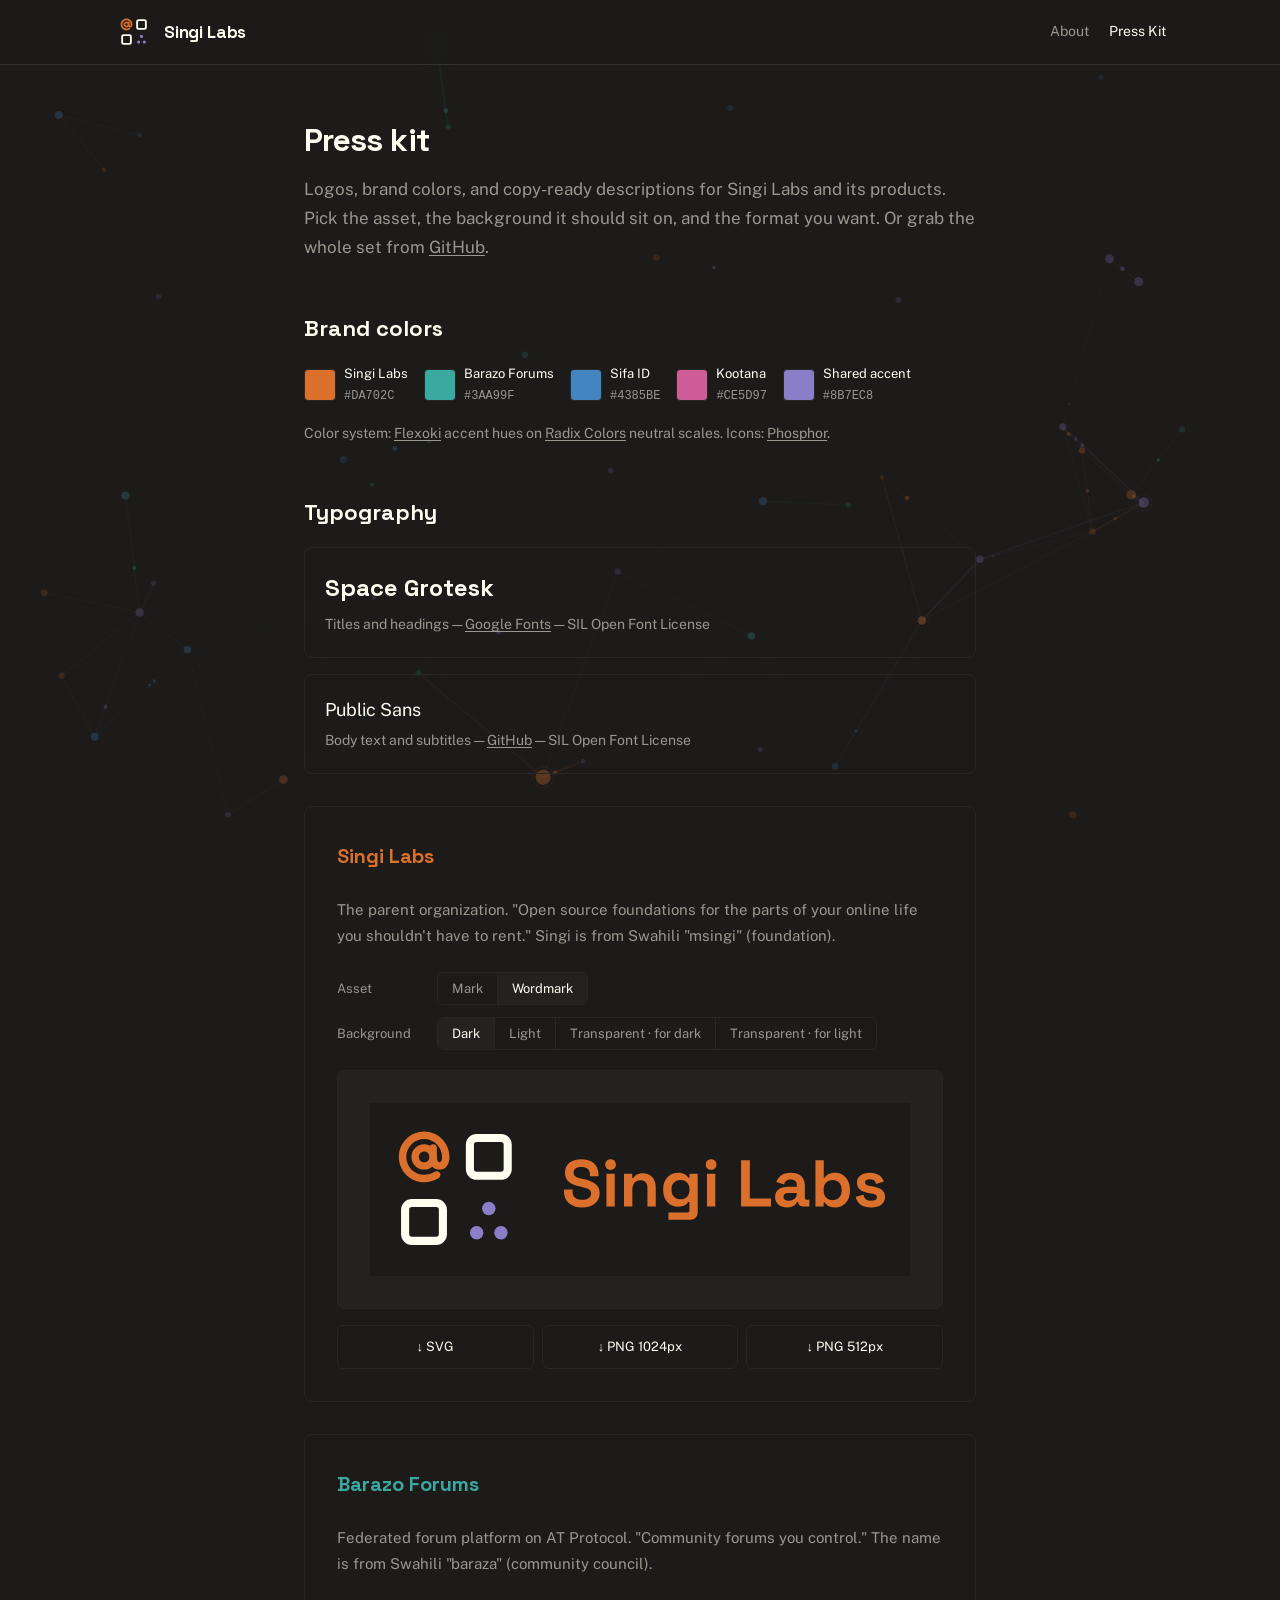
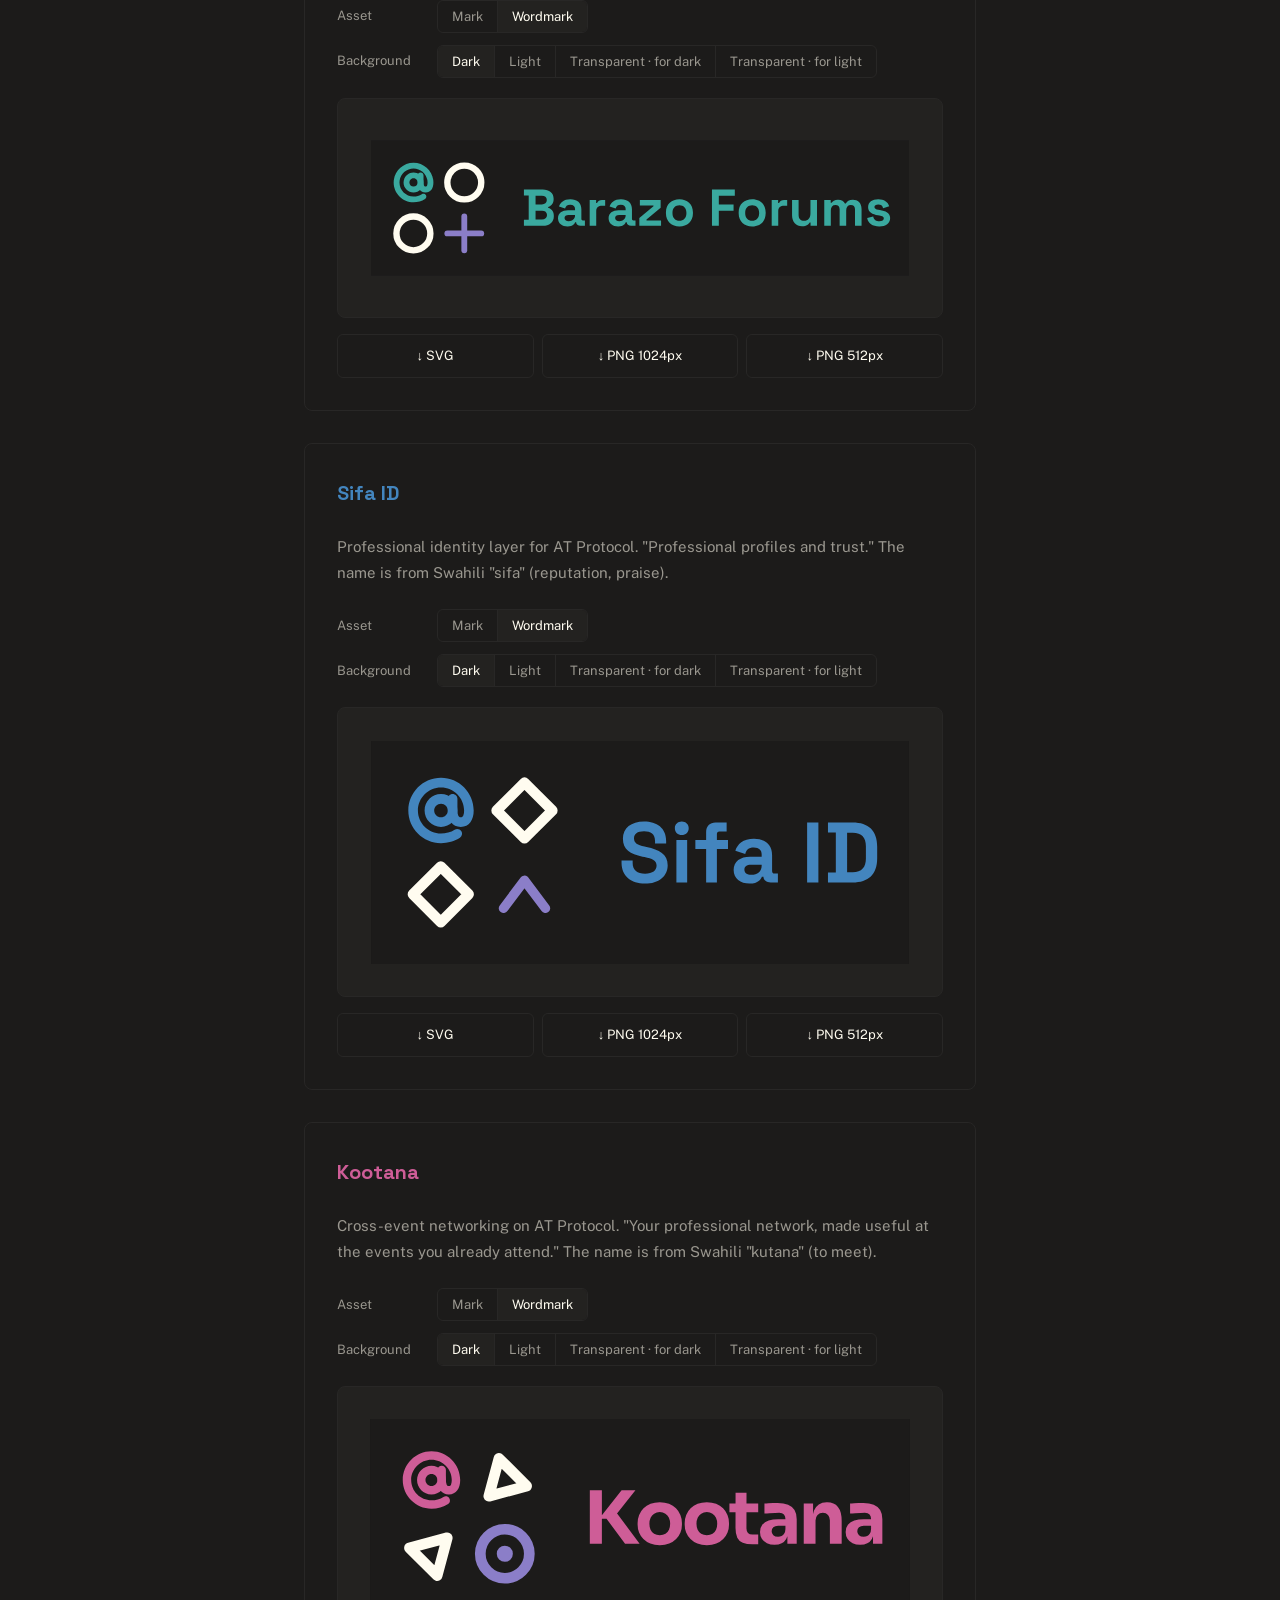
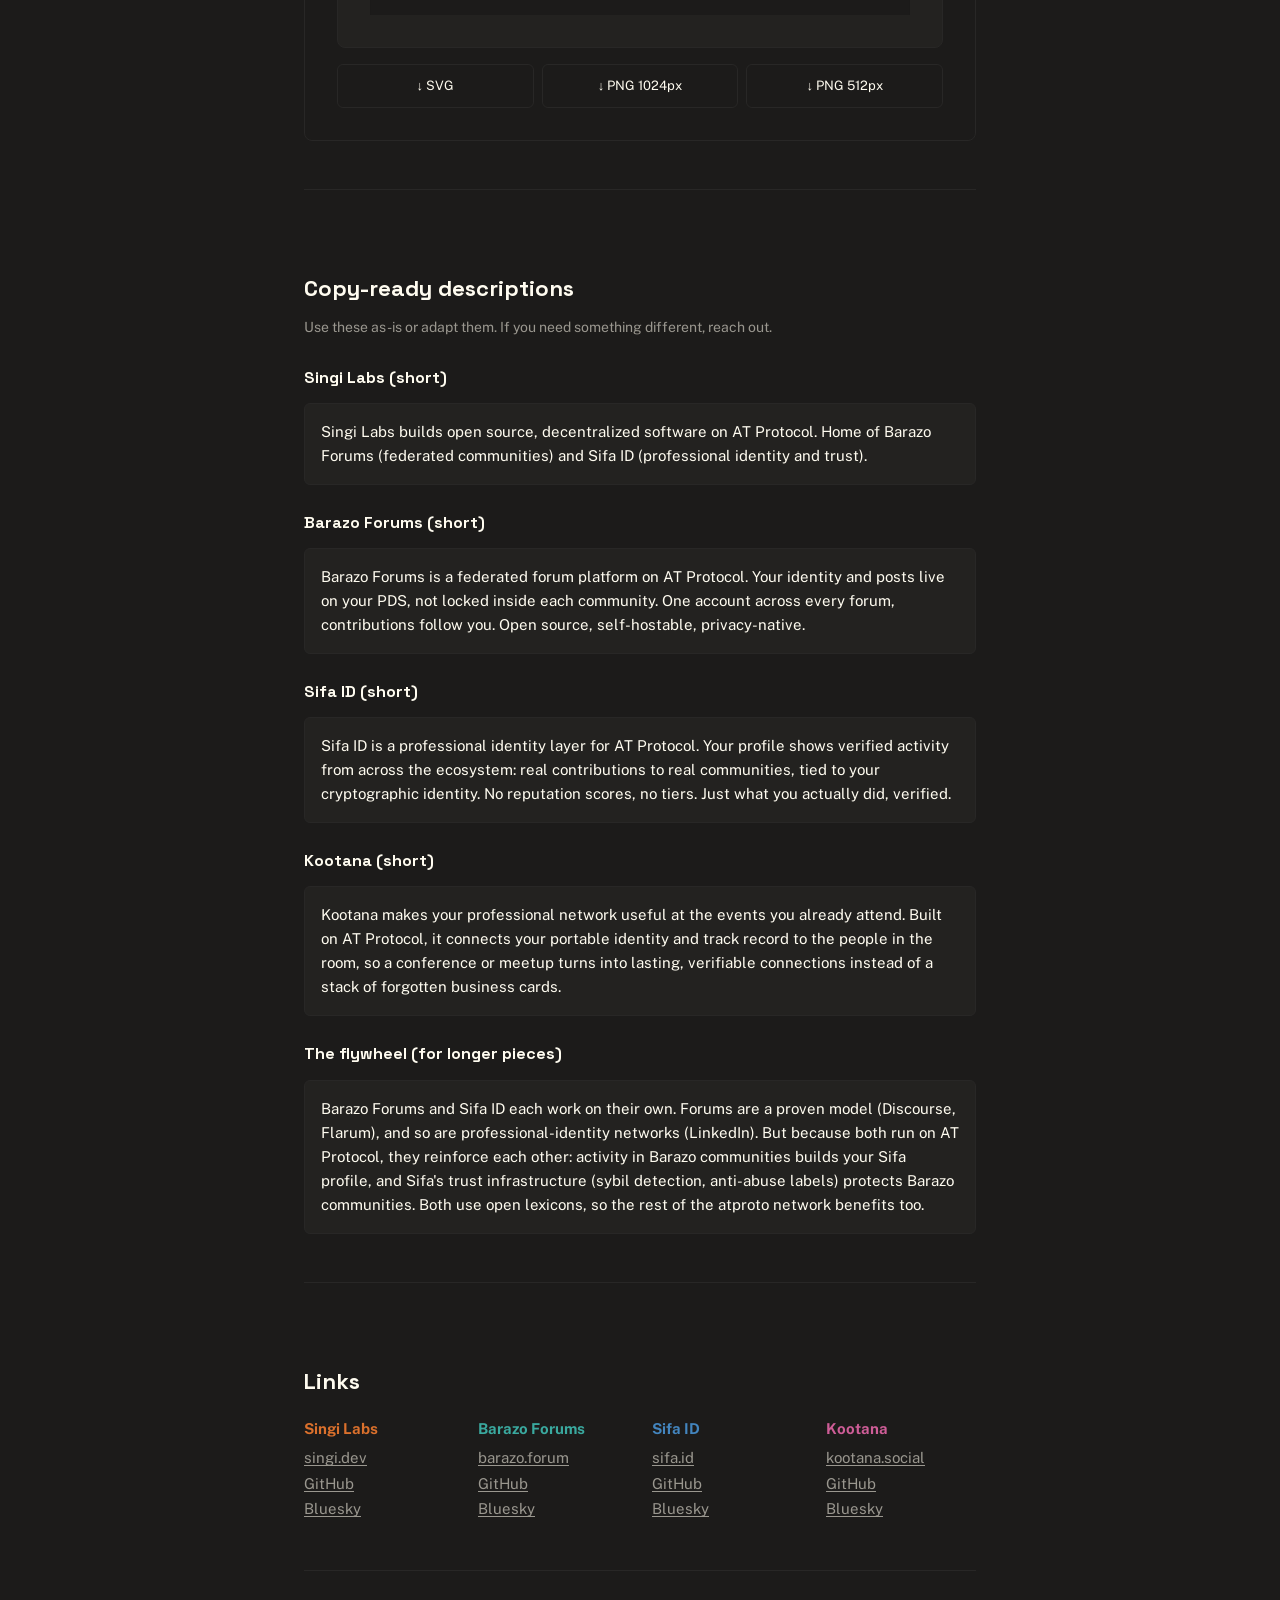
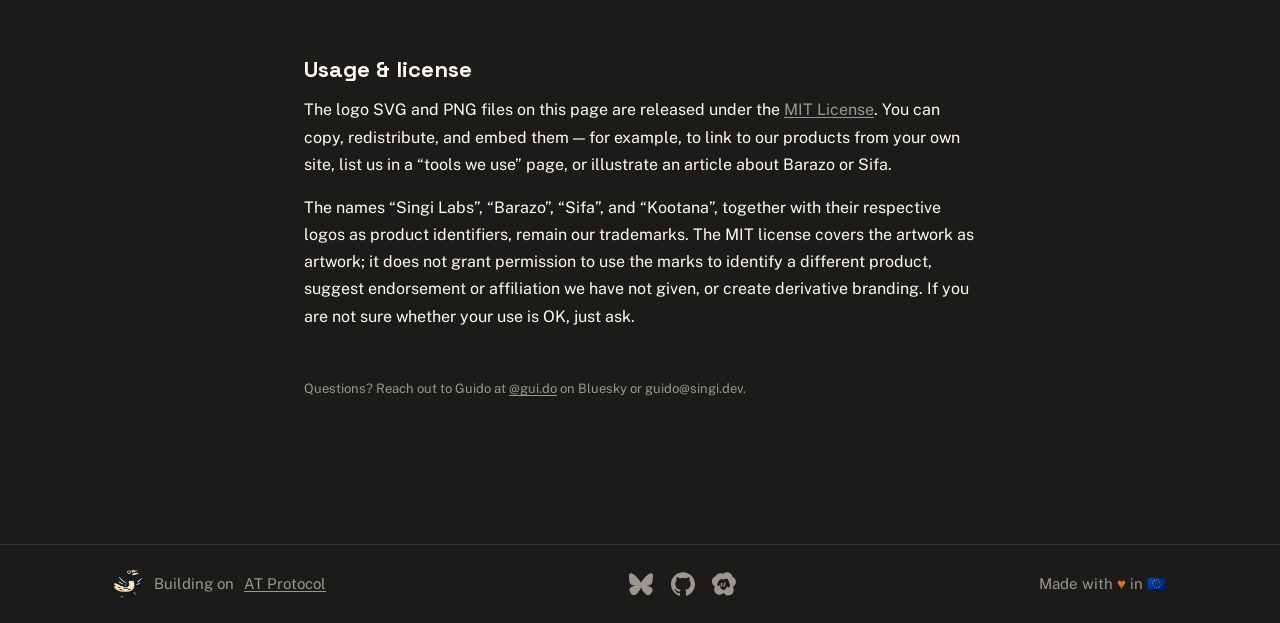
<file: press/kit/index.html>
<!DOCTYPE html>
<html lang="en">
<head>
    <meta charset="UTF-8">
    <meta name="viewport" content="width=device-width, initial-scale=1.0">
    <title>Press Kit — Singi Labs</title>
    <meta name="description" content="Logos, brand colors, and product descriptions for Singi Labs, Barazo Forums, Sifa ID, and Kootana.">
    <meta property="og:title" content="Press Kit — Singi Labs">
    <meta property="og:description" content="Logos, brand colors, and product descriptions for Singi Labs, Barazo Forums, Sifa ID, and Kootana.">
    <meta property="og:type" content="website">
    <meta property="og:url" content="https://singi.dev/press/kit/">
    <link rel="canonical" href="https://singi.dev/press/kit/">
    <link rel="icon" href="/favicon.svg">
    <meta name="theme-color" content="#1C1B1A">
    <link rel="preload" href="/fonts/space-grotesk/space-grotesk-bold.woff2" as="font" type="font/woff2" crossorigin>
    <link rel="preload" href="/fonts/public-sans/public-sans-regular.woff2" as="font" type="font/woff2" crossorigin>
    <link rel="stylesheet" href="/styles/base.css">
    <style>
        :root {
            --bg-surface: #232220;
            --singi: var(--accent-singi);
            --barazo: var(--accent-barazo);
            --sifa: var(--accent-sifa);
            --kootana: var(--accent-kootana);
            --purple: var(--accent-secondary);
        }

        body {
            line-height: 1.7;
        }

        .container { max-width: 800px; width: 100%; }

        h1 {
            font-family: 'Space Grotesk', sans-serif;
            font-size: 2rem;
            font-weight: 700;
            letter-spacing: -0.02em;
            margin-bottom: 0.5rem;
        }

        .intro {
            color: var(--muted);
            font-size: 1.0625rem;
            margin-bottom: 3rem;
        }

        h2 {
            font-family: 'Space Grotesk', sans-serif;
            font-size: 1.375rem;
            font-weight: 600;
            margin-top: 3rem;
            margin-bottom: 0.5rem;
        }

        h3 {
            font-family: 'Space Grotesk', sans-serif;
            font-size: 1rem;
            font-weight: 600;
            margin-top: 1.5rem;
            margin-bottom: 0.75rem;
            color: var(--muted);
        }

        p { margin-bottom: 1rem; }

        a { color: var(--muted); text-decoration: underline; text-underline-offset: 2px; }
        a:hover { color: var(--text); }

        .brand-section {
            margin-top: 2rem;
            padding: 2rem;
            border: 1px solid var(--border);
            border-radius: 8px;
        }

        .brand-header {
            display: flex;
            align-items: center;
            gap: 1rem;
            margin-bottom: 1.5rem;
        }

        .brand-name {
            font-family: 'Space Grotesk', sans-serif;
            font-size: 1.25rem;
            font-weight: 600;
        }

        .brand-desc {
            color: var(--muted);
            font-size: 0.9375rem;
            margin-bottom: 1.5rem;
        }

        .asset-picker { margin-top: 1.5rem; }

        .picker-row {
            display: flex;
            align-items: center;
            gap: 0.75rem;
            margin-bottom: 0.75rem;
            flex-wrap: wrap;
        }

        .picker-label {
            font-size: 0.8125rem;
            color: var(--muted);
            min-width: 5.5rem;
        }

        .seg-control {
            display: inline-flex;
            border: 1px solid var(--border);
            border-radius: 6px;
            overflow: hidden;
            flex-wrap: wrap;
        }

        .seg-btn {
            background: transparent;
            color: var(--muted);
            border: none;
            border-right: 1px solid var(--border);
            padding: 0.5rem 0.875rem;
            font-family: inherit;
            font-size: 0.8125rem;
            cursor: pointer;
            white-space: nowrap;
            transition: color 0.1s ease, background-color 0.1s ease;
        }

        .seg-btn:last-child { border-right: none; }
        .seg-btn:hover { color: var(--text); background: var(--bg-surface); }
        .seg-btn[aria-pressed="true"] {
            color: var(--text);
            background: var(--bg-surface);
        }

        .preview-area {
            margin: 1.25rem 0 1rem;
            padding: 2rem;
            border-radius: 8px;
            border: 1px solid var(--border);
            min-height: 220px;
            display: flex;
            align-items: center;
            justify-content: center;
            transition: background-color 0.15s ease;
        }
        .preview-area[data-surface="dark"] { background: var(--bg-surface); }
        .preview-area[data-surface="light"] { background: var(--text); }

        .preview-img {
            max-width: 100%;
            max-height: 260px;
            object-fit: contain;
        }

        .download-row {
            display: flex;
            gap: 0.5rem;
            flex-wrap: wrap;
        }

        .download-btn {
            flex: 1 1 8rem;
            text-align: center;
            padding: 0.625rem 1rem;
            border: 1px solid var(--border);
            border-radius: 6px;
            color: var(--text);
            text-decoration: none;
            font-size: 0.8125rem;
        }
        .download-btn:hover {
            border-color: var(--muted);
            background: var(--bg-surface);
            color: var(--text);
        }

        .colors {
            display: flex;
            gap: 1rem;
            flex-wrap: wrap;
            margin: 1rem 0;
        }

        .color-chip {
            display: flex;
            align-items: center;
            gap: 0.5rem;
        }

        .color-swatch {
            width: 32px;
            height: 32px;
            border-radius: 4px;
            border: 1px solid var(--border);
        }

        .color-label {
            font-size: 0.8125rem;
        }

        .color-hex {
            font-family: "Source Code Pro", ui-monospace, monospace;
            font-size: 0.75rem;
            color: var(--muted);
        }

        .boilerplate {
            margin-top: 3rem;
            padding-top: 2rem;
            border-top: 1px solid var(--border);
        }

        .boilerplate h3 {
            color: var(--text);
            margin-top: 1.5rem;
        }

        .boilerplate p, .boilerplate .copy-text {
            font-size: 0.9375rem;
        }

        .copy-text {
            background: var(--bg-surface);
            border: 1px solid var(--border);
            border-radius: 6px;
            padding: 1rem;
            margin: 0.75rem 0 1.5rem;
            font-size: 0.9375rem;
            line-height: 1.6;
        }

        .links-section {
            margin-top: 3rem;
            padding-top: 2rem;
            border-top: 1px solid var(--border);
        }

        .links-grid {
            display: grid;
            grid-template-columns: repeat(auto-fit, minmax(150px, 1fr));
            gap: 1.5rem;
            margin-top: 1rem;
        }

        .links-grid div { font-size: 0.9375rem; }
        .links-grid strong { display: block; margin-bottom: 0.25rem; color: var(--text); }

        @media (max-width: 640px) {
            h1 { font-size: 1.5rem; }
            body { padding: 2rem 1.25rem; }
            .links-grid { grid-template-columns: 1fr; gap: 1rem; }
            .brand-section { padding: 1.25rem; }
            .picker-label { min-width: 0; flex-basis: 100%; }
            .download-btn { flex-basis: 100%; }
        }
    </style>
</head>
<body class="site">
    <a href="#main" class="skip-link">Skip to content</a>
    <canvas id="network-bg" aria-hidden="true"></canvas>

    <header class="site-header">
        <div class="site-header-inner">
            <a class="site-lockup" href="/" aria-label="Singi Labs home">
                <svg viewBox="0 0 256 256" aria-hidden="true" focusable="false" style="fill-rule:evenodd;clip-rule:evenodd;stroke-linecap:round;stroke-linejoin:round;">
                    <g transform="matrix(0.333333,0,0,0.333333,37.583333,37.083333)"><path d="M128,71.5C159.183,71.5 184.5,96.817 184.5,128C184.5,159.183 159.183,184.5 128,184.5C96.817,184.5 71.5,159.183 71.5,128C71.5,96.817 96.817,71.5 128,71.5ZM128,104.5C115.03,104.5 104.5,115.03 104.5,128C104.5,140.97 115.03,151.5 128,151.5C140.97,151.5 151.5,140.97 151.5,128C151.5,115.03 140.97,104.5 128,104.5Z" fill="#DA702C"/></g>
                    <g transform="matrix(0.333333,0,0,0.333333,37.583333,37.083333)"><path d="M174.866,194.259C182.45,189.218 192.7,191.282 197.741,198.866C202.782,206.45 200.718,216.7 193.134,221.741C175.432,233.507 150.846,240.5 128,240.5C66.284,240.5 15.5,189.716 15.5,128C15.5,66.284 66.284,15.5 128,15.5C189.716,15.5 240.5,66.284 240.5,128C240.5,160.538 225.46,184.5 196,184.5C166.54,184.5 151.5,160.538 151.5,128L151.5,88C151.5,78.893 158.893,71.5 168,71.5C177.107,71.5 184.5,78.893 184.5,88L184.5,128C184.5,134.408 185.237,140.363 187.279,145.164C188.851,148.858 191.536,151.5 196,151.5C200.464,151.5 203.149,148.858 204.721,145.164C206.763,140.363 207.5,134.408 207.5,128C207.5,84.388 171.612,48.5 128,48.5C84.388,48.5 48.5,84.388 48.5,128C48.5,171.612 84.388,207.5 128,207.5C144.415,207.5 162.148,202.713 174.866,194.259Z" fill="#DA702C"/></g>
                    <rect x="148" y="51.75" width="56" height="56" rx="10" fill="none" stroke="#FFFCF0" stroke-width="12"/>
                    <rect x="52" y="148" width="56" height="56" rx="10" fill="none" stroke="#FFFCF0" stroke-width="12"/>
                    <circle cx="176" cy="156" r="10" fill="#8B7EC8"/>
                    <circle cx="158" cy="192" r="10" fill="#8B7EC8"/>
                    <circle cx="194" cy="192" r="10" fill="#8B7EC8"/>
                </svg>
                <span>Singi Labs</span>
            </a>
            <nav class="site-nav" aria-label="Primary">
                <a href="/about/">About</a>
                <a href="/press/kit/" aria-current="page">Press Kit</a>
            </nav>
        </div>
    </header>

    <main class="container" id="main">

        <h1>Press kit</h1>
        <p class="intro">Logos, brand colors, and copy-ready descriptions for Singi Labs and its products. Pick the asset, the background it should sit on, and the format you want. Or grab the whole set from <a href="https://github.com/singi-labs/singi-labs.github.io/tree/main/press/kit">GitHub</a>.</p>

        <!-- Colors -->
        <h2>Brand colors</h2>
        <div class="colors">
            <div class="color-chip">
                <div class="color-swatch" style="background: #DA702C;"></div>
                <div>
                    <div class="color-label">Singi Labs</div>
                    <div class="color-hex">#DA702C</div>
                </div>
            </div>
            <div class="color-chip">
                <div class="color-swatch" style="background: #3AA99F;"></div>
                <div>
                    <div class="color-label">Barazo Forums</div>
                    <div class="color-hex">#3AA99F</div>
                </div>
            </div>
            <div class="color-chip">
                <div class="color-swatch" style="background: #4385BE;"></div>
                <div>
                    <div class="color-label">Sifa ID</div>
                    <div class="color-hex">#4385BE</div>
                </div>
            </div>
            <div class="color-chip">
                <div class="color-swatch" style="background: #CE5D97;"></div>
                <div>
                    <div class="color-label">Kootana</div>
                    <div class="color-hex">#CE5D97</div>
                </div>
            </div>
            <div class="color-chip">
                <div class="color-swatch" style="background: #8B7EC8;"></div>
                <div>
                    <div class="color-label">Shared accent</div>
                    <div class="color-hex">#8B7EC8</div>
                </div>
            </div>
        </div>
        <p style="font-size: 0.875rem; color: var(--muted);">Color system: <a href="https://stephango.com/flexoki">Flexoki</a> accent hues on <a href="https://www.radix-ui.com/colors">Radix Colors</a> neutral scales. Icons: <a href="https://phosphoricons.com/">Phosphor</a>.</p>

        <!-- Typography -->
        <h2>Typography</h2>
        <div style="display: flex; flex-direction: column; gap: 1rem; margin-top: 1rem;">
            <div style="padding: 1.25rem; border: 1px solid var(--border); border-radius: 8px;">
                <div style="font-family: 'Space Grotesk', sans-serif; font-weight: 700; font-size: 1.5rem; margin-bottom: 0.25rem;">Space Grotesk</div>
                <div style="font-size: 0.875rem; color: var(--muted);">Titles and headings &mdash; <a href="https://fonts.google.com/specimen/Space+Grotesk">Google Fonts</a> &mdash; SIL Open Font License</div>
            </div>
            <div style="padding: 1.25rem; border: 1px solid var(--border); border-radius: 8px;">
                <div style="font-family: 'Public Sans', sans-serif; font-size: 1.125rem; margin-bottom: 0.25rem;">Public Sans</div>
                <div style="font-size: 0.875rem; color: var(--muted);">Body text and subtitles &mdash; <a href="https://github.com/uswds/public-sans">GitHub</a> &mdash; SIL Open Font License</div>
            </div>
        </div>

        <!-- Singi Labs -->
        <div class="brand-section" data-brand="singi-labs" data-stem="singi-logo" data-name="Singi Labs">
            <div class="brand-header">
                <div class="brand-name" style="color: var(--singi);">Singi Labs</div>
            </div>
            <p class="brand-desc">The parent organization. "Open source foundations for the parts of your online life you shouldn't have to rent." Singi is from Swahili "msingi" (foundation).</p>

            <div class="asset-picker">
                <div class="picker-row">
                    <span class="picker-label">Asset</span>
                    <div class="seg-control" data-control="kind">
                        <button type="button" class="seg-btn" data-value="mark" aria-pressed="false">Mark</button>
                        <button type="button" class="seg-btn" data-value="wordmark" aria-pressed="true">Wordmark</button>
                    </div>
                </div>
                <div class="picker-row">
                    <span class="picker-label">Background</span>
                    <div class="seg-control" data-control="bg">
                        <button type="button" class="seg-btn" data-value="dark-bg" data-surface="dark" aria-pressed="true">Dark</button>
                        <button type="button" class="seg-btn" data-value="light-bg" data-surface="light" aria-pressed="false">Light</button>
                        <button type="button" class="seg-btn" data-value="transparent-on-dark" data-surface="dark" aria-pressed="false">Transparent · for dark</button>
                        <button type="button" class="seg-btn" data-value="transparent-on-light" data-surface="light" aria-pressed="false">Transparent · for light</button>
                    </div>
                </div>

                <div class="preview-area" data-surface="dark">
                    <img class="preview-img" alt="" loading="lazy" decoding="async">
                </div>

                <div class="download-row">
                    <a class="download-btn" data-fmt="svg" download>↓ SVG</a>
                    <a class="download-btn" data-fmt="png-1024" download>↓ PNG 1024px</a>
                    <a class="download-btn" data-fmt="png-512" download>↓ PNG 512px</a>
                </div>
            </div>
        </div>

        <!-- Barazo Forums -->
        <div class="brand-section" data-brand="barazo" data-stem="barazo-logo" data-name="Barazo Forums">
            <div class="brand-header">
                <div class="brand-name" style="color: var(--barazo);">Barazo Forums</div>
            </div>
            <p class="brand-desc">Federated forum platform on AT Protocol. "Community forums you control." The name is from Swahili "baraza" (community council).</p>

            <div class="asset-picker">
                <div class="picker-row">
                    <span class="picker-label">Asset</span>
                    <div class="seg-control" data-control="kind">
                        <button type="button" class="seg-btn" data-value="mark" aria-pressed="false">Mark</button>
                        <button type="button" class="seg-btn" data-value="wordmark" aria-pressed="true">Wordmark</button>
                    </div>
                </div>
                <div class="picker-row">
                    <span class="picker-label">Background</span>
                    <div class="seg-control" data-control="bg">
                        <button type="button" class="seg-btn" data-value="dark-bg" data-surface="dark" aria-pressed="true">Dark</button>
                        <button type="button" class="seg-btn" data-value="light-bg" data-surface="light" aria-pressed="false">Light</button>
                        <button type="button" class="seg-btn" data-value="transparent-on-dark" data-surface="dark" aria-pressed="false">Transparent · for dark</button>
                        <button type="button" class="seg-btn" data-value="transparent-on-light" data-surface="light" aria-pressed="false">Transparent · for light</button>
                    </div>
                </div>

                <div class="preview-area" data-surface="dark">
                    <img class="preview-img" alt="" loading="lazy" decoding="async">
                </div>

                <div class="download-row">
                    <a class="download-btn" data-fmt="svg" download>↓ SVG</a>
                    <a class="download-btn" data-fmt="png-1024" download>↓ PNG 1024px</a>
                    <a class="download-btn" data-fmt="png-512" download>↓ PNG 512px</a>
                </div>
            </div>
        </div>

        <!-- Sifa ID -->
        <div class="brand-section" data-brand="sifa" data-stem="sifa-logo" data-name="Sifa ID">
            <div class="brand-header">
                <div class="brand-name" style="color: var(--sifa);">Sifa ID</div>
            </div>
            <p class="brand-desc">Professional identity layer for AT Protocol. "Professional profiles and trust." The name is from Swahili "sifa" (reputation, praise).</p>

            <div class="asset-picker">
                <div class="picker-row">
                    <span class="picker-label">Asset</span>
                    <div class="seg-control" data-control="kind">
                        <button type="button" class="seg-btn" data-value="mark" aria-pressed="false">Mark</button>
                        <button type="button" class="seg-btn" data-value="wordmark" aria-pressed="true">Wordmark</button>
                    </div>
                </div>
                <div class="picker-row">
                    <span class="picker-label">Background</span>
                    <div class="seg-control" data-control="bg">
                        <button type="button" class="seg-btn" data-value="dark-bg" data-surface="dark" aria-pressed="true">Dark</button>
                        <button type="button" class="seg-btn" data-value="light-bg" data-surface="light" aria-pressed="false">Light</button>
                        <button type="button" class="seg-btn" data-value="transparent-on-dark" data-surface="dark" aria-pressed="false">Transparent · for dark</button>
                        <button type="button" class="seg-btn" data-value="transparent-on-light" data-surface="light" aria-pressed="false">Transparent · for light</button>
                    </div>
                </div>

                <div class="preview-area" data-surface="dark">
                    <img class="preview-img" alt="" loading="lazy" decoding="async">
                </div>

                <div class="download-row">
                    <a class="download-btn" data-fmt="svg" download>↓ SVG</a>
                    <a class="download-btn" data-fmt="png-1024" download>↓ PNG 1024px</a>
                    <a class="download-btn" data-fmt="png-512" download>↓ PNG 512px</a>
                </div>
            </div>
        </div>

        <!-- Kootana -->
        <div class="brand-section" data-brand="kootana" data-stem="kootana-logo" data-name="Kootana">
            <div class="brand-header">
                <div class="brand-name" style="color: var(--kootana);">Kootana</div>
            </div>
            <p class="brand-desc">Cross-event networking on AT Protocol. "Your professional network, made useful at the events you already attend." The name is from Swahili "kutana" (to meet).</p>

            <div class="asset-picker">
                <div class="picker-row">
                    <span class="picker-label">Asset</span>
                    <div class="seg-control" data-control="kind">
                        <button type="button" class="seg-btn" data-value="mark" aria-pressed="false">Mark</button>
                        <button type="button" class="seg-btn" data-value="wordmark" aria-pressed="true">Wordmark</button>
                    </div>
                </div>
                <div class="picker-row">
                    <span class="picker-label">Background</span>
                    <div class="seg-control" data-control="bg">
                        <button type="button" class="seg-btn" data-value="dark-bg" data-surface="dark" aria-pressed="true">Dark</button>
                        <button type="button" class="seg-btn" data-value="light-bg" data-surface="light" aria-pressed="false">Light</button>
                        <button type="button" class="seg-btn" data-value="transparent-on-dark" data-surface="dark" aria-pressed="false">Transparent · for dark</button>
                        <button type="button" class="seg-btn" data-value="transparent-on-light" data-surface="light" aria-pressed="false">Transparent · for light</button>
                    </div>
                </div>

                <div class="preview-area" data-surface="dark">
                    <img class="preview-img" alt="" loading="lazy" decoding="async">
                </div>

                <div class="download-row">
                    <a class="download-btn" data-fmt="svg" download>↓ SVG</a>
                    <a class="download-btn" data-fmt="png-1024" download>↓ PNG 1024px</a>
                    <a class="download-btn" data-fmt="png-512" download>↓ PNG 512px</a>
                </div>
            </div>
        </div>

        <!-- Boilerplate copy -->
        <div class="boilerplate">
            <h2>Copy-ready descriptions</h2>
            <p style="color: var(--muted); font-size: 0.875rem;">Use these as-is or adapt them. If you need something different, reach out.</p>

            <h3>Singi Labs (short)</h3>
            <div class="copy-text">Singi Labs builds open source, decentralized software on AT Protocol. Home of Barazo Forums (federated communities) and Sifa ID (professional identity and trust).</div>

            <h3>Barazo Forums (short)</h3>
            <div class="copy-text">Barazo Forums is a federated forum platform on AT Protocol. Your identity and posts live on your PDS, not locked inside each community. One account across every forum, contributions follow you. Open source, self-hostable, privacy-native.</div>

            <h3>Sifa ID (short)</h3>
            <div class="copy-text">Sifa ID is a professional identity layer for AT Protocol. Your profile shows verified activity from across the ecosystem: real contributions to real communities, tied to your cryptographic identity. No reputation scores, no tiers. Just what you actually did, verified.</div>

            <h3>Kootana (short)</h3>
            <div class="copy-text">Kootana makes your professional network useful at the events you already attend. Built on AT Protocol, it connects your portable identity and track record to the people in the room, so a conference or meetup turns into lasting, verifiable connections instead of a stack of forgotten business cards.</div>

            <h3>The flywheel (for longer pieces)</h3>
            <div class="copy-text">Barazo Forums and Sifa ID each work on their own. Forums are a proven model (Discourse, Flarum), and so are professional-identity networks (LinkedIn). But because both run on AT Protocol, they reinforce each other: activity in Barazo communities builds your Sifa profile, and Sifa's trust infrastructure (sybil detection, anti-abuse labels) protects Barazo communities. Both use open lexicons, so the rest of the atproto network benefits too.</div>
        </div>

        <!-- Links -->
        <div class="links-section">
            <h2>Links</h2>
            <div class="links-grid">
                <div>
                    <strong style="color: var(--singi);">Singi Labs</strong>
                    <a href="https://singi.dev">singi.dev</a><br>
                    <a href="https://github.com/singi-labs">GitHub</a><br>
                    <a href="https://bsky.app/profile/singi.dev">Bluesky</a>
                </div>
                <div>
                    <strong style="color: var(--barazo);">Barazo Forums</strong>
                    <a href="https://barazo.forum">barazo.forum</a><br>
                    <a href="https://github.com/singi-labs">GitHub</a><br>
                    <a href="https://bsky.app/profile/barazo.forum">Bluesky</a>
                </div>
                <div>
                    <strong style="color: var(--sifa);">Sifa ID</strong>
                    <a href="https://sifa.id">sifa.id</a><br>
                    <a href="https://github.com/singi-labs">GitHub</a><br>
                    <a href="https://bsky.app/profile/sifa.id">Bluesky</a>
                </div>
                <div>
                    <strong style="color: var(--kootana);">Kootana</strong>
                    <a href="https://kootana.social">kootana.social</a><br>
                    <a href="https://github.com/singi-labs">GitHub</a><br>
                    <a href="https://bsky.app/profile/kootana.social">Bluesky</a>
                </div>
            </div>
        </div>

        <!-- Usage & license -->
        <div class="links-section">
            <h2>Usage &amp; license</h2>
            <p>The logo SVG and PNG files on this page are released under the <a href="https://opensource.org/license/mit">MIT License</a>. You can copy, redistribute, and embed them &mdash; for example, to link to our products from your own site, list us in a &ldquo;tools we use&rdquo; page, or illustrate an article about Barazo or Sifa.</p>
            <p>The names &ldquo;Singi Labs&rdquo;, &ldquo;Barazo&rdquo;, &ldquo;Sifa&rdquo;, and &ldquo;Kootana&rdquo;, together with their respective logos as product identifiers, remain our trademarks. The MIT license covers the artwork as artwork; it does not grant permission to use the marks to identify a different product, suggest endorsement or affiliation we have not given, or create derivative branding. If you are not sure whether your use is OK, just ask.</p>
        </div>

        <p style="margin-top: 3rem; color: var(--muted); font-size: 0.8125rem;">Questions? Reach out to Guido at <a href="https://bsky.app/profile/gui.do">@gui.do</a> on Bluesky or guido@singi.dev.</p>
    </main>

    <footer class="site-footer">
        <div class="site-footer-inner">
            <span class="footer-brand">
                <img src="/goosetopher.png" alt="Goosetopher, the AT Protocol mascot" width="30" height="30" loading="lazy" decoding="async">
                Building on <a href="https://atproto.com/" target="_blank" rel="noopener">AT Protocol</a>
            </span>
            <div class="footer-social">
                <a href="https://bsky.app/profile/singi.dev" target="_blank" rel="noopener" aria-label="Bluesky">
                    <svg viewBox="0 0 24 24" xmlns="http://www.w3.org/2000/svg" fill="currentColor" aria-hidden="true"><path d="M12 10.8c-1.087-2.114-4.046-6.053-6.798-7.995C2.566.944 1.561 1.266.902 1.565.139 1.908 0 3.08 0 3.768c0 .69.378 5.65.624 6.479.785 2.63 3.651 3.495 6.295 3.146-4.738.81-8.887 2.787-5.01 8.066C4.718 24.863 7.3 22.401 9.14 20.13 10.604 18.327 11.304 16.66 12 15.388c.696 1.272 1.396 2.94 2.86 4.742 1.84 2.271 4.422 4.733 7.231 1.329 3.877-5.28-.272-7.256-5.01-8.066 2.644.349 5.51-.517 6.295-3.146C23.622 9.418 24 4.458 24 3.768c0-.69-.139-1.861-.902-2.203-.659-.3-1.664-.62-4.3 1.24C16.046 4.748 13.087 8.687 12 10.8"/></svg>
                </a>
                <a href="https://github.com/singi-labs" target="_blank" rel="noopener" aria-label="GitHub">
                    <svg viewBox="0 0 24 24" xmlns="http://www.w3.org/2000/svg" fill="currentColor" aria-hidden="true"><path d="M12 .297c-6.63 0-12 5.373-12 12 0 5.303 3.438 9.8 8.205 11.385.6.113.82-.258.82-.577 0-.285-.01-1.04-.015-2.04-3.338.724-4.042-1.61-4.042-1.61C4.422 18.07 3.633 17.7 3.633 17.7c-1.087-.744.084-.729.084-.729 1.205.084 1.838 1.236 1.838 1.236 1.07 1.835 2.809 1.305 3.495.998.108-.776.417-1.305.76-1.605-2.665-.3-5.466-1.332-5.466-5.93 0-1.31.465-2.38 1.235-3.22-.135-.303-.54-1.523.105-3.176 0 0 1.005-.322 3.3 1.23.96-.267 1.98-.399 3-.405 1.02.006 2.04.138 3 .405 2.28-1.552 3.285-1.23 3.285-1.23.645 1.653.24 2.873.12 3.176.765.84 1.23 1.91 1.23 3.22 0 4.61-2.805 5.625-5.475 5.92.42.36.81 1.096.81 2.22 0 1.606-.015 2.896-.015 3.286 0 .315.21.69.825.57C20.565 22.092 24 17.592 24 12.297c0-6.627-5.373-12-12-12"/></svg>
                </a>
                <a href="https://tangled.org/gui.do" target="_blank" rel="noopener" aria-label="Tangled">
                    <svg viewBox="0 0 24.12 23.27" xmlns="http://www.w3.org/2000/svg" aria-hidden="true"><path fill="currentColor" d="m16.348974,24.09935-0.06485-0.03766-0.202005-0.0106-0.202008-0.01048-0.275736-0.02601-0.275734-0.02602v-0.02649-0.02648l-0.204577-0.04019-0.204578-0.04019-0.167616-0.08035-0.167617-0.08035-0.0014-0.04137-0.0014-0.04137-0.266473-0.143735-0.266475-0.143735-0.276098-0.20335-0.2761-0.203347-0.262064-0.251949-0.262064-0.25195-0.22095-0.284628-0.220948-0.284629-0.170253-0.284631-0.170252-0.284628-0.01341-0.0144-0.0134-0.0144-0.141982 0.161297-0.14198 0.1613-0.22313 0.21426-0.223132 0.214264-0.186025 0.146053-0.186023 0.14605-0.252501 0.163342-0.252502 0.163342-0.249014 0.115348-0.249013 0.115336 0.0053 0.03241 0.0053 0.03241-0.1716725 0.04599-0.171669 0.046-0.3379966 0.101058-0.3379972 0.101058-0.1778925 0.04506-0.1778935 0.04508-0.3913655 0.02601-0.3913643 0.02603-0.3557868-0.03514-0.3557863-0.03514-0.037426-0.03029-0.037427-0.03029-0.076924 0.02011-0.076924 0.02011-0.050508-0.05051-0.050405-0.05056-0.2087098-0.04622-0.2087082-0.04623-0.2970917-0.10336-0.2971315-0.10340-0.3254956-0.16612-0.3254941-0.16612-0.3271016-0.22794-0.3271017-0.22796-0.3046625-0.28838-0.3046925-0.28839-0.2243707-0.28939-0.2243707-0.28937-0.1271806-0.21347-0.1271792-0.21347-0.1063817-0.21347-0.1062816-0.21347-0.1257161-0.33797-0.1257147-0.33800-0.0833080-0.39137-0.0832880-0.39137 0.0004469-0.69378 0.0004470-0.69378 0.0643350-0.31272 0.0643350-0.31272 0.1086302-0.33929 0.1086302-0.33929 0.1576786-0.31963 0.1576774-0.31963 0.0700920-0.11341 0.0700920-0.11342-0.0988190-0.06789-0.098818-0.06788-0.1778933-0.10133-0.1778932-0.10134-0.2666798-0.19537-0.2668392-0.19568-0.2623717-0.25195-0.2623731-0.25195-0.1886285-0.23512-0.1886842-0.23487-0.1593864-0.24647-0.1594148-0.24646-0.1293893-0.26585-0.1293893-0.26585-0.1294200-0.26585-0.1204627-0.33800-0.1198764-0.33800-0.0833080-0.39137-0.0833080-0.39137 0.0020884-0.69378 0.0020884-0.69378 0.0992637-0.42643 0.0993551-0.42643 0.1324377-0.34132 0.1324277-0.34132 0.1671307-0.30663 0.1671412-0.30664 0.2184585-0.30426 0.2184485-0.30427 0.2521766-0.26295 0.2521666-0.26295 0.2312593-0.18487 0.2312593-0.18487 0.2312793-0.15195 0.2312599-0.15190 0.3187194-0.14456 0.3187398-0.14456 0.1771419-0.06541 0.1771426-0.06541 0.1780893-0.26508 0.1778944-0.26508 0.2125708-0.34216 0.2125733-0.34204 0.3139497-0.32549 0.3139717-0.32549 0.2561765-0.19537 0.2561778-0.19537 0.3046965-0.17906 0.3044993-0.17912 0.3160857-0.13087 0.3161657-0.13087 0.2097793-0.06716 0.2097993-0.06716 0.3970383-0.07883 0.3970193-0.07884 0.5870477 0.00291 0.5870469 0.00291 0.4447315 0.092455 0.444734 0.092455 0.302419 0.1105495 0.302417 0.1105495 0.329929 0.1646046 0.32993 0.1646033 0.239329-0.2316919 0.239329-0.2316919 0.160103-0.1256767 0.160105-0.1256767 0.160102-0.1021909 0.160105-0.1021899 0.142315-0.082328 0.142314-0.082328 0.231262-0.1090091 0.231259-0.1090091 0.26684-0.098743 0.266839-0.098743 0.320208-0.073514 0.320209-0.073527 0.355787-0.041833 0.355785-0.041834 0.426942 0.023827 0.426945 0.023828 0.355785 0.071179 0.355788 0.0711791 0.284627 0.09267 0.284629 0.09267 0.28514 0.1310267 0.28514 0.1310255 0.238179 0.1446969 0.238174 0.1446979 0.259413 0.1955332 0.259413 0.1955319 0.290757 0.296774 0.290758 0.2967753 0.151736 0.1941581 0.151734 0.1941594 0.135326 0.2149951 0.135327 0.2149952 0.154755 0.3202073 0.154758 0.3202085 0.09409 0.2677358 0.09409 0.267737 0.06948 0.3319087 0.06948 0.3319099 0.01111 0.00808 0.01111 0.00808 0.444734 0.2173653 0.444734 0.2173665 0.309499 0.2161102 0.309497 0.2161101 0.309694 0.2930023 0.309694 0.2930037 0.18752 0.2348726 0.187524 0.2348727 0.166516 0.2574092 0.166519 0.2574108 0.15273 0.3260252 0.152734 0.3260262 0.08972 0.2668403 0.08971 0.2668391 0.08295 0.3913655 0.08295 0.3913652-6.21e-4 0.6582049-6.21e-4 0.658204-0.06362 0.315725-0.06362 0.315725-0.09046 0.289112-0.09046 0.289112-0.122759 0.281358-0.12276 0.281356-0.146626 0.252323-0.146629 0.252322-0.190443 0.258668-0.190448 0.258671-0.254911 0.268356-0.254911 0.268355-0.286872 0.223127-0.286874 0.223127-0.320203 0.187693-0.320209 0.187693-0.04347 0.03519-0.04347 0.03521 0.0564 0.12989 0.0564 0.129892 0.08728 0.213472 0.08728 0.213471 0.189755 0.729363 0.189753 0.729362 0.0652 0.302417 0.0652 0.302419-0.0018 0.675994-0.0018 0.675995-0.0801 0.373573-0.08009 0.373577-0.09 0.266839-0.09 0.26684-0.190389 0.391364-0.19039 0.391366-0.223169 0.320207-0.223167 0.320209-0.303585 0.315294-0.303584 0.315291-0.284631 0.220665-0.284629 0.220663-0.220128 0.132359-0.220127 0.132358-0.242395 0.106698-0.242394 0.106699-0.08895 0.04734-0.08895 0.04733-0.249052 0.07247-0.24905 0.07247-0.322042 0.0574-0.322044 0.0574-0.282794-0.003-0.282795-0.003-0.07115-0.0031-0.07115-0.0031-0.177894-0.0033-0.177893-0.0033-0.124528 0.02555-0.124528 0.02555zm-4.470079-5.349839 0.214838-0.01739 0.206601-0.06782 0.206602-0.06782 0.244389-0.117874 0.244393-0.11786 0.274473-0.206822 0.27447-0.20682 0.229308-0.257201 0.229306-0.2572 0.219161-0.28463 0.219159-0.284629 0.188541-0.284628 0.188543-0.28463 0.214594-0.373574 0.214593-0.373577 0.133861-0.312006 0.133865-0.312007 0.02861-0.01769 0.02861-0.01769 0.197275 0.26212 0.197278 0.262119 0.163613 0.150814 0.163614 0.150814 0.201914 0.09276 0.201914 0.09276 0.302417 0.01421 0.302418 0.01421 0.213472-0.08025 0.213471-0.08025 0.200606-0.204641 0.200606-0.204642 0.09242-0.278887 0.09241-0.278888 0.05765-0.302418 0.05764-0.302416-0.01825-0.426942-0.01825-0.426944-0.07653-0.42601-0.07653-0.425985-0.08653-0.32117-0.08653-0.321167-0.10601-0.32180-0.09601-0.32183-0.14287-0.40164-0.14287-0.40163-0.16543-0.30948-0.16543-0.30948-0.11740-0.15824-0.11736-0.15810-0.12436-0.11988-0.12438-0.11987 0.01878-0.18268 0.01878-0.18272-0.06126-0.24916-0.06126-0.24916-0.13488-0.28455-0.13490-0.28453-0.18281-0.20184-0.18282-0.20184-0.17315-0.12719-0.17326-0.12718-0.20429 0.1230127-0.204289 0.1230121-0.26702 0.059413-0.267022 0.059413-0.205761-0.021508-0.205766-0.021508-0.23495-0.08844-0.234953-0.08844-0.118429-0.090334-0.118428-0.090333h-0.03944-0.03944l-0.05531 0.1165473-0.05531 0.1165473-0.158731 0.1815504-0.158728 0.1814494-0.170105 0.1084908-0.170105 0.1084898-0.221249 0.073922-0.221245 0.073932h-0.280189-0.280182l-0.195456-0.067254-0.195460-0.067253-0.113203-0.058541-0.113201-0.058541-0.239938-0.221117-0.239941-0.221117-0.09565-0.084618-0.09565-0.084613-0.218822 0.198024-0.218822 0.1980231-0.165392 0.078387-0.1653925 0.078387-0.177894 0.047948-0.177892 0.047948-0.2191987 0.000424-0.2191983 0.000426-0.224825-0.069954-0.224825-0.069950 0.101563 0.095330 0.101564 0.095332-0.121557 0.163890-0.121556 0.163860-0.169720 0.063183-0.169727 0.063184-0.115227 0.085713-0.114953 0.085713-0.109413 0.114009-0.109413 0.114052-0.354618 0.528618-0.354718 0.528547-0.215985 0.449834-0.215984 0.449834-0.221657 0.462522-0.221656 0.462523-0.145934 0.337996-0.145934 0.337998-0.055483 0.220042-0.055483 0.220041-0.015885 0.206903-0.015872 0.206901 0.034307 0.242939 0.034307 0.24294 0.096281 0.196632 0.096281 0.196634 0.143607 0.125222 0.1436071 0.125222 0.1873143 0.08737 0.1873141 0.08737 0.2752084 0.002 0.2752084 0.002 0.2312297-0.09773 0.231231-0.09772 0.1067615-0.07603 0.1067614-0.07603 0.3679062-0.29377 0.3679065-0.293771 0.026804 0.01656 0.026804 0.01656 0.023626 0.466819 0.023626 0.466815 0.088326 0.513195 0.088326 0.513193 0.08897 0.364413 0.08897 0.364411 0.1315362 0.302418 0.1315352 0.302418 0.1051964 0.160105 0.1051954 0.160103 0.1104741 0.11877 0.1104731 0.118769 0.2846284 0.205644 0.2846305 0.205642 0.144448 0.07312 0.144448 0.07312 0.214787 0.05566 0.214787 0.05566 0.245601 0.03075 0.245602 0.03075 0.204577-0.0125 0.204578-0.0125zm0.686342-3.497495-0.11281-0.06077-0.106155-0.134033-0.106155-0.134031-0.04406-0.18371-0.04406-0.183707 0.02417-0.553937 0.02417-0.553936 0.03513-0.426945 0.03513-0.426942 0.07225-0.373576 0.07225-0.373575 0.05417-0.211338 0.05417-0.211339 0.0674-0.132112 0.0674-0.132112 0.132437-0.10916 0.132437-0.109161 0.187436-0.04195 0.187438-0.04195 0.170366 0.06469 0.170364 0.06469 0.114312 0.124073 0.114313 0.124086 0.04139 0.18495 0.04139 0.184951-0.111218 0.459845-0.111219 0.459844-0.03383 0.26584-0.03382 0.265841-0.03986 0.818307-0.03986 0.818309-0.0378 0.15162-0.03779 0.151621-0.11089 0.110562-0.110891 0.110561-0.114489 0.04913-0.114489 0.04913-0.187932-0.0016-0.187929-0.0016zm-2.8087655-0.358124-0.146445-0.06848-0.088025-0.119502-0.088024-0.119502-0.038581-0.106736-0.038581-0.106736-0.02237-0.134956-0.02239-0.134957-0.031955-0.46988-0.031955-0.469881 0.036203-0.444733 0.036203-0.444731 0.048862-0.215257 0.048862-0.215255 0.076082-0.203349 0.076081-0.203348 0.0936-0.111244 0.0936-0.111245 0.143787-0.06531 0.1437865-0.06532h0.142315 0.142314l0.142314 0.06588 0.142316 0.06588 0.093 0.102325 0.093 0.102325 0.04042 0.120942 0.04042 0.120942v0.152479 0.152477l-0.03347 0.08804-0.03347 0.08805-0.05693 0.275653-0.05693 0.275651 2.11e-4 0.430246 2.12e-4 0.430243 0.04294 0.392646 0.04295 0.392647-0.09189 0.200702-0.09189 0.200702-0.148688 0.0984-0.148687 0.0984-0.20136 0.01212-0.2013595 0.01212z" transform="translate(-0.4388285,-0.8629527)"/></svg>
                </a>
            </div>
            <span class="footer-made">Made with <span style="color:#DA702C">&hearts;</span> in &#x1F1EA;&#x1F1FA;</span>
        </div>
    </footer>

    <script src="/network-bg.js"></script>
    <script>
        // Static allowlists. The picker resolves user-clicked buttons against
        // these maps; values that aren't present are ignored. Asset URLs are
        // built from the map values, never from raw DOM strings -- this also
        // satisfies CodeQL's js/xss-through-dom check.
        (function () {
            // Each map holds the canonical asset slug as a value -- never read
            // back from the DOM. The DOM key is only used to look up the entry.
            var BRANDS = {
                'singi-labs': { dir: 'singi-labs', stem: 'singi-logo', name: 'Singi Labs' },
                'barazo':     { dir: 'barazo',     stem: 'barazo-logo', name: 'Barazo Forums' },
                'sifa':       { dir: 'sifa',       stem: 'sifa-logo',  name: 'Sifa ID' },
                'kootana':    { dir: 'kootana',    stem: 'kootana-logo', name: 'Kootana' }
            };
            var KINDS = {
                'mark':     { suffix: '',          label: 'logo' },
                'wordmark': { suffix: '-wordmark', label: 'wordmark lockup' }
            };
            var BGS = {
                'dark-bg':              { slug: 'dark-bg',              surface: 'dark',  label: 'dark background' },
                'light-bg':             { slug: 'light-bg',             surface: 'light', label: 'light background' },
                'transparent-on-dark':  { slug: 'transparent-on-dark',  surface: 'dark',  label: 'transparent, on dark surface' },
                'transparent-on-light': { slug: 'transparent-on-light', surface: 'light', label: 'transparent, on light surface' }
            };
            var has = Object.prototype.hasOwnProperty;

            function safeLookup(map, key) {
                return has.call(map, key) ? map[key] : null;
            }

            document.querySelectorAll('.brand-section[data-brand]').forEach(function (section) {
                var brand = safeLookup(BRANDS, section.dataset.brand);
                if (!brand) return;

                var kindControl = section.querySelector('[data-control="kind"]');
                var bgControl = section.querySelector('[data-control="bg"]');
                var previewArea = section.querySelector('.preview-area');
                var previewImg = section.querySelector('.preview-img');
                var dlSvg = section.querySelector('[data-fmt="svg"]');
                var dlPng1024 = section.querySelector('[data-fmt="png-1024"]');
                var dlPng512 = section.querySelector('[data-fmt="png-512"]');

                function update() {
                    // A brand that ships the mark only can omit the Asset
                    // control entirely; it then defaults to the plain mark.
                    var kindBtn = kindControl && kindControl.querySelector('[aria-pressed="true"]');
                    var bgBtn = bgControl.querySelector('[aria-pressed="true"]');
                    var kind = kindControl ? safeLookup(KINDS, kindBtn && kindBtn.dataset.value) : KINDS.mark;
                    var bg = safeLookup(BGS, bgBtn && bgBtn.dataset.value);
                    if (!kind || !bg) return;

                    // All path components below come from the static maps, never
                    // from the DOM read (we only used the DOM value as a key).
                    var base = brand.dir + '/' + brand.stem + kind.suffix + '-' + bg.slug;
                    var svgPath = base + '.svg';
                    var png1024Path = base + '-1024.png';
                    var png512Path = base + '-512.png';

                    previewImg.src = svgPath;
                    previewImg.alt = brand.name + ' ' + kind.label + ' (' + bg.label + ')';
                    previewArea.dataset.surface = bg.surface;
                    dlSvg.href = svgPath;
                    dlPng1024.href = png1024Path;
                    dlPng512.href = png512Path;
                }

                function activate(group, btn) {
                    group.querySelectorAll('.seg-btn').forEach(function (b) {
                        b.setAttribute('aria-pressed', 'false');
                    });
                    btn.setAttribute('aria-pressed', 'true');
                    update();
                }

                if (kindControl) {
                    kindControl.addEventListener('click', function (e) {
                        var btn = e.target.closest('.seg-btn');
                        if (btn) activate(kindControl, btn);
                    });
                }
                bgControl.addEventListener('click', function (e) {
                    var btn = e.target.closest('.seg-btn');
                    if (btn) activate(bgControl, btn);
                });

                update();
            });
        })();
    </script>
</body>
</html>
</file>
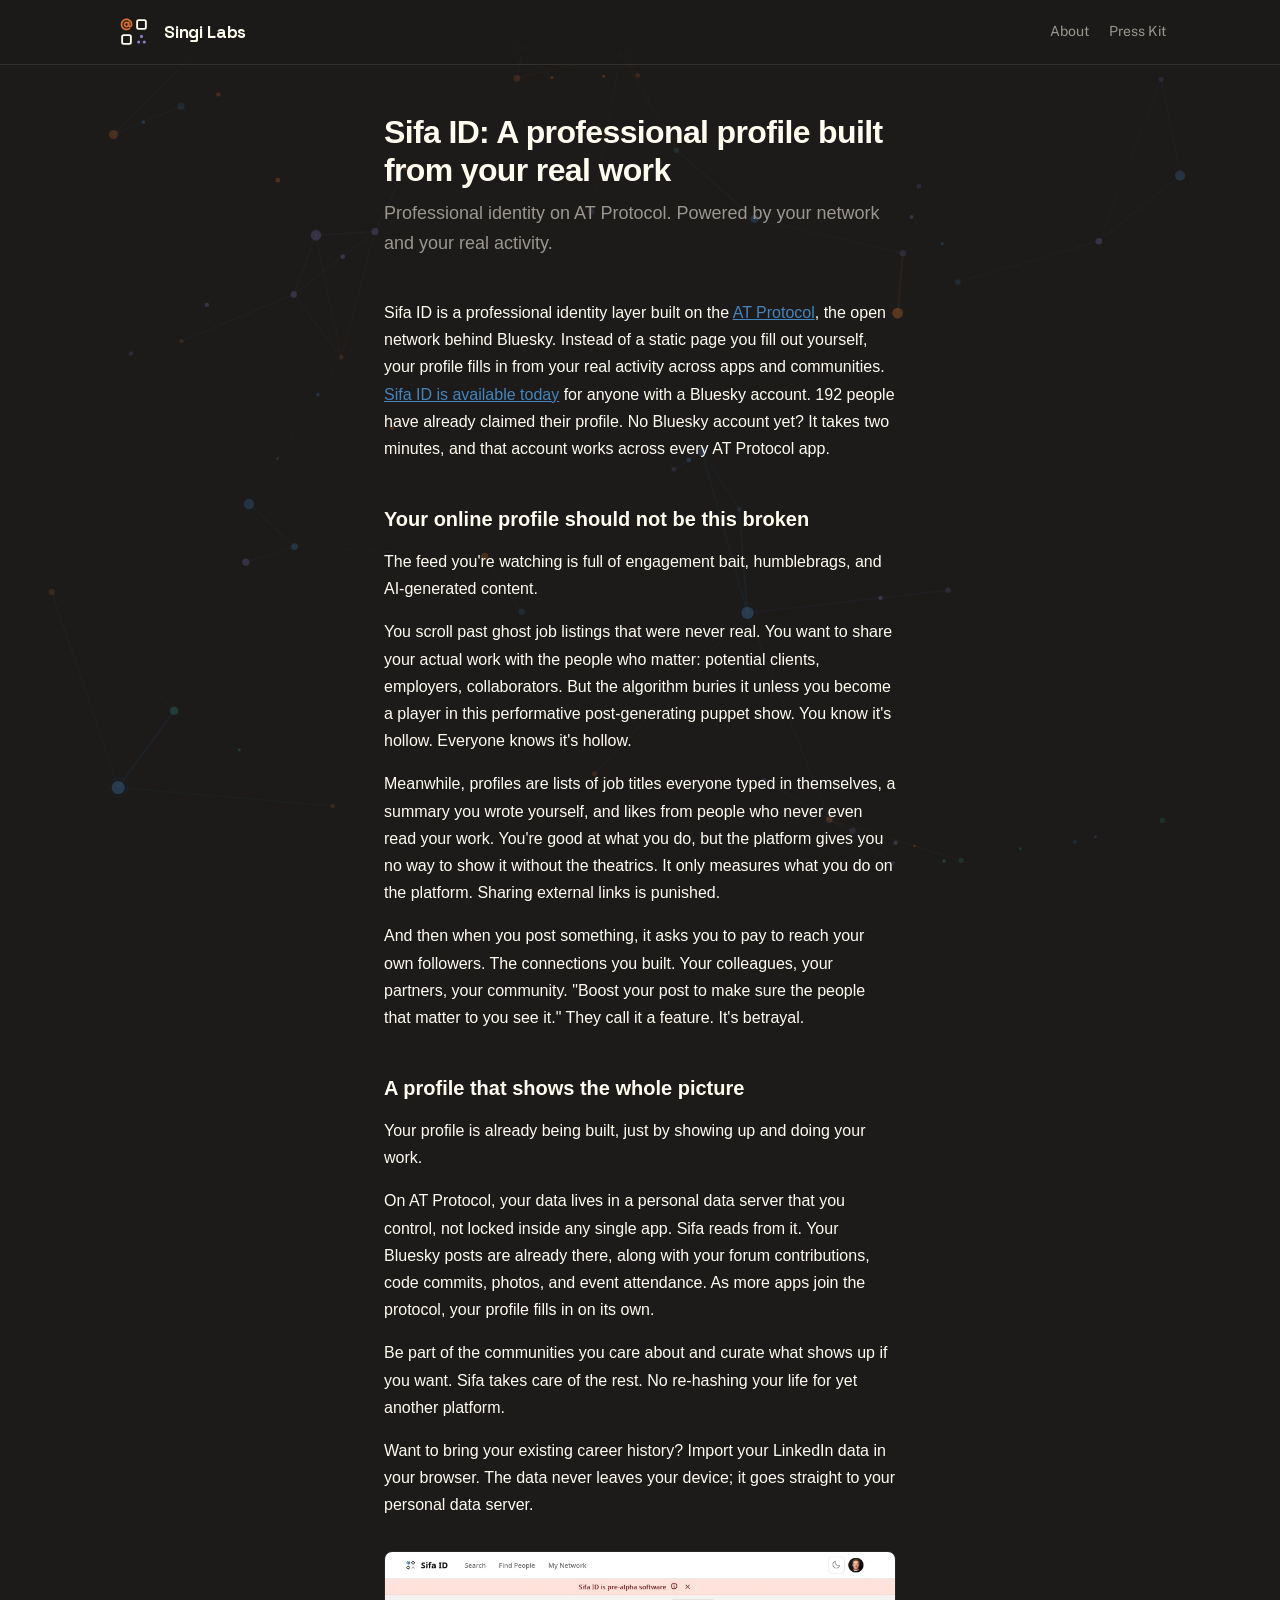
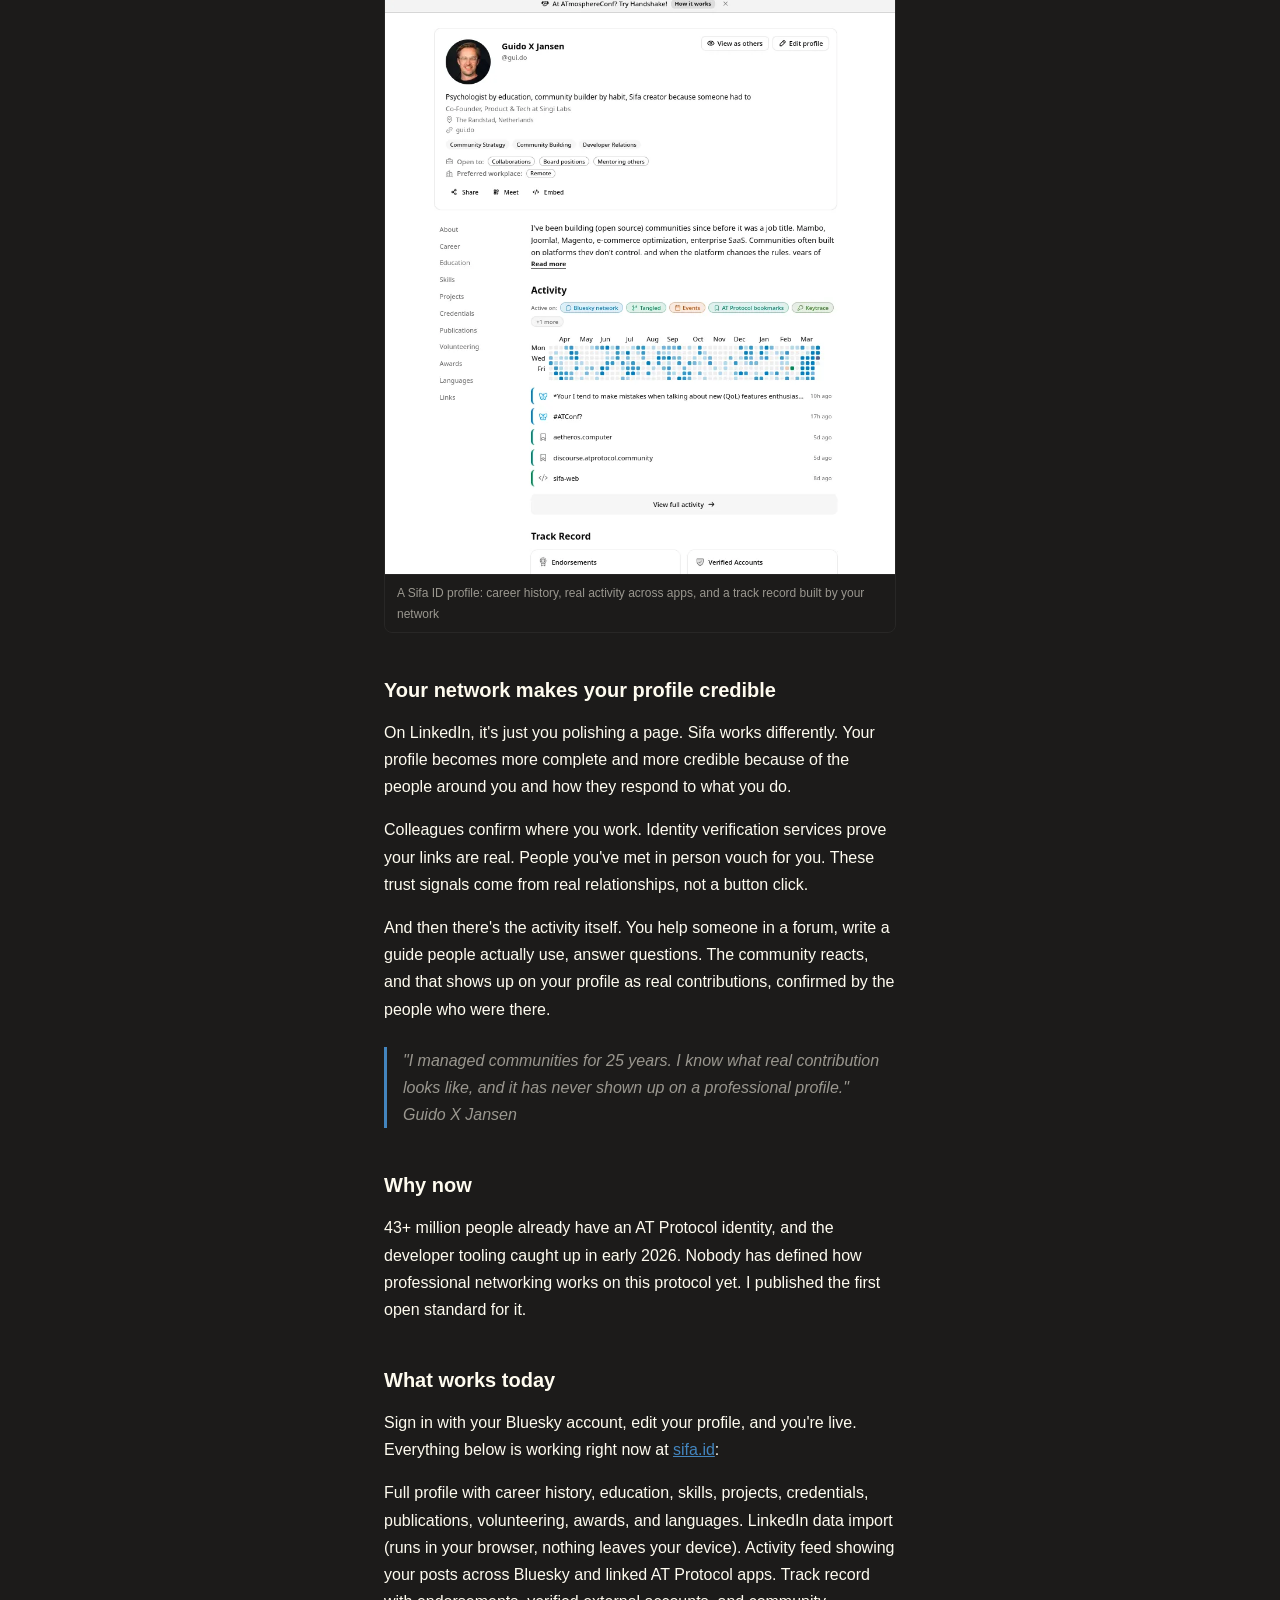
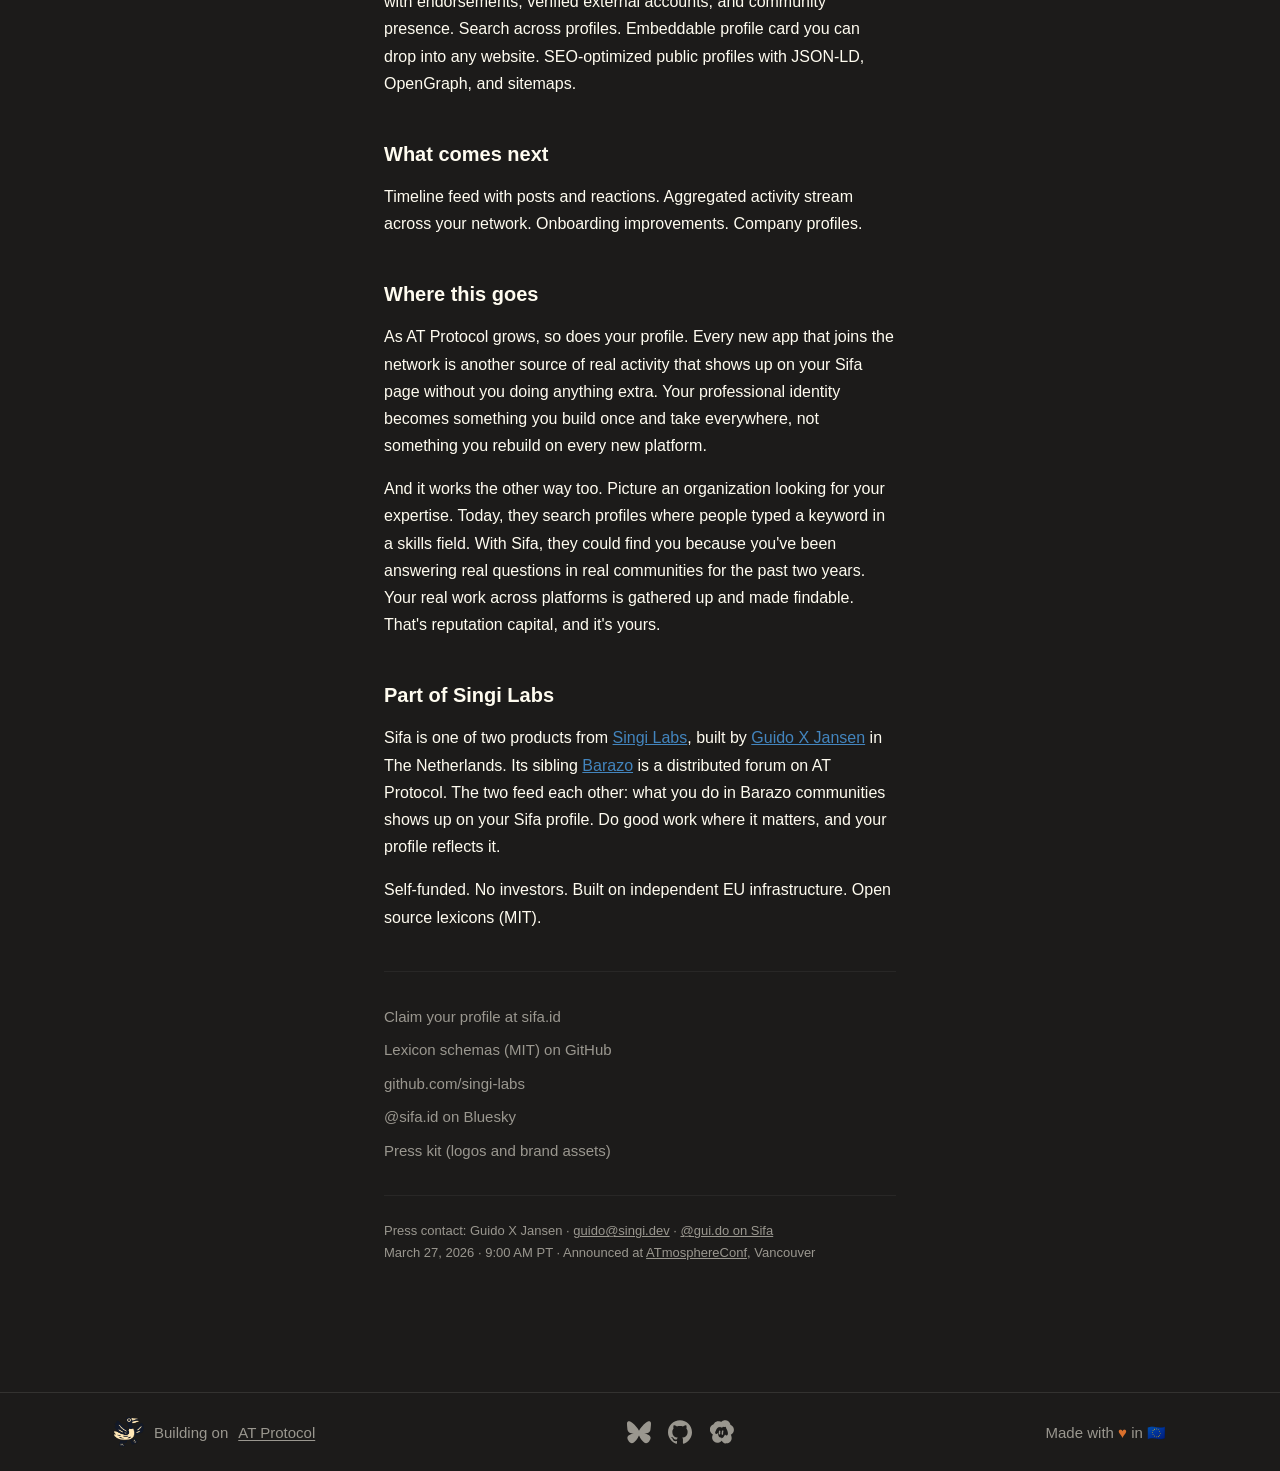
<file: press/sifa-launch/index.html>
<!DOCTYPE html>
<html lang="en">
<head>
    <meta charset="UTF-8">
    <meta name="viewport" content="width=device-width, initial-scale=1.0">
    <title>Sifa ID: A professional profile built from your real work | Singi Labs</title>
    <meta name="description" content="Sifa ID replaces self-reported professional profiles with verified activity from real communities. Available today for anyone with a Bluesky account.">
    <meta property="og:title" content="Sifa ID: A professional profile built from your real work">
    <meta property="og:description" content="Your professional profile, built from real activity across real communities. Available now at sifa.id.">
    <meta property="og:type" content="article">
    <meta property="og:url" content="https://singi.dev/press/sifa-launch/">
    <link rel="canonical" href="https://singi.dev/press/sifa-launch/">
    <link rel="icon" href="/favicon.svg">
    <meta name="theme-color" content="#1C1B1A">
    <link rel="preload" href="/fonts/space-grotesk/space-grotesk-bold.woff2" as="font" type="font/woff2" crossorigin>
    <link rel="preload" href="/fonts/public-sans/public-sans-regular.woff2" as="font" type="font/woff2" crossorigin>
    <link rel="stylesheet" href="/styles/base.css">
    <link rel="stylesheet" href="/styles/press.css">
    <style>
        :root { --accent: var(--accent-sifa); }
    </style>
    <script type="application/ld+json">
    {
        "@context": "https://schema.org",
        "@type": "Article",
        "headline": "Sifa ID: A professional profile built from your real work",
        "datePublished": "2026-03-27",
        "author": {
            "@type": "Organization",
            "name": "Singi Labs",
            "url": "https://singi.dev"
        },
        "publisher": {
            "@type": "Organization",
            "name": "Singi Labs",
            "logo": {
                "@type": "ImageObject",
                "url": "https://singi.dev/favicon.svg"
            }
        },
        "image": "https://singi.dev/press/sifa-launch/screenshot.png",
        "mainEntityOfPage": "https://singi.dev/press/sifa-launch/"
    }
    </script>
</head>
<body class="site">
    <a href="#main" class="skip-link">Skip to content</a>
    <canvas id="network-bg" aria-hidden="true"></canvas>

    <header class="site-header">
        <div class="site-header-inner">
            <a class="site-lockup" href="/" aria-label="Singi Labs home">
                <svg viewBox="0 0 256 256" aria-hidden="true" focusable="false" style="fill-rule:evenodd;clip-rule:evenodd;stroke-linecap:round;stroke-linejoin:round;">
                    <g transform="matrix(0.333333,0,0,0.333333,37.583333,37.083333)"><path d="M128,71.5C159.183,71.5 184.5,96.817 184.5,128C184.5,159.183 159.183,184.5 128,184.5C96.817,184.5 71.5,159.183 71.5,128C71.5,96.817 96.817,71.5 128,71.5ZM128,104.5C115.03,104.5 104.5,115.03 104.5,128C104.5,140.97 115.03,151.5 128,151.5C140.97,151.5 151.5,140.97 151.5,128C151.5,115.03 140.97,104.5 128,104.5Z" fill="#DA702C"/></g>
                    <g transform="matrix(0.333333,0,0,0.333333,37.583333,37.083333)"><path d="M174.866,194.259C182.45,189.218 192.7,191.282 197.741,198.866C202.782,206.45 200.718,216.7 193.134,221.741C175.432,233.507 150.846,240.5 128,240.5C66.284,240.5 15.5,189.716 15.5,128C15.5,66.284 66.284,15.5 128,15.5C189.716,15.5 240.5,66.284 240.5,128C240.5,160.538 225.46,184.5 196,184.5C166.54,184.5 151.5,160.538 151.5,128L151.5,88C151.5,78.893 158.893,71.5 168,71.5C177.107,71.5 184.5,78.893 184.5,88L184.5,128C184.5,134.408 185.237,140.363 187.279,145.164C188.851,148.858 191.536,151.5 196,151.5C200.464,151.5 203.149,148.858 204.721,145.164C206.763,140.363 207.5,134.408 207.5,128C207.5,84.388 171.612,48.5 128,48.5C84.388,48.5 48.5,84.388 48.5,128C48.5,171.612 84.388,207.5 128,207.5C144.415,207.5 162.148,202.713 174.866,194.259Z" fill="#DA702C"/></g>
                    <rect x="148" y="51.75" width="56" height="56" rx="10" fill="none" stroke="#FFFCF0" stroke-width="12"/>
                    <rect x="52" y="148" width="56" height="56" rx="10" fill="none" stroke="#FFFCF0" stroke-width="12"/>
                    <circle cx="176" cy="156" r="10" fill="#8B7EC8"/>
                    <circle cx="158" cy="192" r="10" fill="#8B7EC8"/>
                    <circle cx="194" cy="192" r="10" fill="#8B7EC8"/>
                </svg>
                <span>Singi Labs</span>
            </a>
            <nav class="site-nav" aria-label="Primary">
                <a href="/about/">About</a>
                <a href="/press/kit/">Press Kit</a>
            </nav>
        </div>
    </header>

    <main class="container" id="main">

        <h1>Sifa ID: A professional profile built from your real work</h1>
        <p class="subtitle">Professional identity on AT Protocol. Powered by your network and your real activity.</p>

        <p>Sifa ID is a professional identity layer built on the <a href="https://atproto.com">AT Protocol</a>, the open network behind Bluesky. Instead of a static page you fill out yourself, your profile fills in from your real activity across apps and communities. <a href="https://sifa.id">Sifa ID is available today</a> for anyone with a Bluesky account. <span id="profile-count">192</span> people have already claimed their profile. No Bluesky account yet? It takes two minutes, and that account works across every AT Protocol app.</p>

        <h2>Your online profile should not be this broken</h2>
        <p>The feed you're watching is full of engagement bait, humblebrags, and AI-generated content.</p>
        <p>You scroll past ghost job listings that were never real. You want to share your actual work with the people who matter: potential clients, employers, collaborators. But the algorithm buries it unless you become a player in this performative post-generating puppet show. You know it's hollow. Everyone knows it's hollow.</p>
        <p>Meanwhile, profiles are lists of job titles everyone typed in themselves, a summary you wrote yourself, and likes from people who never even read your work. You're good at what you do, but the platform gives you no way to show it without the theatrics. It only measures what you do on the platform. Sharing external links is punished.</p>
        <p>And then when you post something, it asks you to pay to reach your own followers. The connections you built. Your colleagues, your partners, your community. "Boost your post to make sure the people that matter to you see it." They call it a feature. It's betrayal.</p>

        <h2>A profile that shows the whole picture</h2>
        <p>Your profile is already being built, just by showing up and doing your work.</p>
        <p>On AT Protocol, your data lives in a personal data server that you control, not locked inside any single app. Sifa reads from it. Your Bluesky posts are already there, along with your forum contributions, code commits, photos, and event attendance. As more apps join the protocol, your profile fills in on its own.</p>
        <p>Be part of the communities you care about and curate what shows up if you want. Sifa takes care of the rest. No re-hashing your life for yet another platform.</p>
        <p>Want to bring your existing career history? Import your LinkedIn data in your browser. The data never leaves your device; it goes straight to your personal data server.</p>

        <div class="screenshot">
            <picture>
                <source srcset="screenshot.webp" type="image/webp">
                <img src="screenshot.png" alt="Sifa ID profile showing career summary, skills, activity heatmap across Bluesky and AT Protocol communities, and track record with endorsements and verified accounts" width="874" height="1067" fetchpriority="high" decoding="async">
            </picture>
            <div class="screenshot-caption">A Sifa ID profile: career history, real activity across apps, and a track record built by your network</div>
        </div>

        <h2>Your network makes your profile credible</h2>
        <p>On LinkedIn, it's just you polishing a page. Sifa works differently. Your profile becomes more complete and more credible because of the people around you and how they respond to what you do.</p>
        <p>Colleagues confirm where you work. Identity verification services prove your links are real. People you've met in person vouch for you. These trust signals come from real relationships, not a button click.</p>
        <p>And then there's the activity itself. You help someone in a forum, write a guide people actually use, answer questions. The community reacts, and that shows up on your profile as real contributions, confirmed by the people who were there.</p>

        <blockquote>"I managed communities for 25 years. I know what real contribution looks like, and it has never shown up on a professional profile."<br>
        Guido X Jansen</blockquote>

        <h2>Why now</h2>
        <p>43+ million people already have an AT Protocol identity, and the developer tooling caught up in early 2026. Nobody has defined how professional networking works on this protocol yet. I published the first open standard for it.</p>
        <h2>What works today</h2>
        <p>Sign in with your Bluesky account, edit your profile, and you're live. Everything below is working right now at <a href="https://sifa.id">sifa.id</a>:</p>
        <p>Full profile with career history, education, skills, projects, credentials, publications, volunteering, awards, and languages. LinkedIn data import (runs in your browser, nothing leaves your device). Activity feed showing your posts across Bluesky and linked AT Protocol apps. Track record with endorsements, verified external accounts, and community presence. Search across profiles. Embeddable profile card you can drop into any website. SEO-optimized public profiles with JSON-LD, OpenGraph, and sitemaps.</p>

        <h2>What comes next</h2>
        <p>Timeline feed with posts and reactions. Aggregated activity stream across your network. Onboarding improvements. Company profiles.</p>

        <h2>Where this goes</h2>
        <p>As AT Protocol grows, so does your profile. Every new app that joins the network is another source of real activity that shows up on your Sifa page without you doing anything extra. Your professional identity becomes something you build once and take everywhere, not something you rebuild on every new platform.</p>
        <p>And it works the other way too. Picture an organization looking for your expertise. Today, they search profiles where people typed a keyword in a skills field. With Sifa, they could find you because you've been answering real questions in real communities for the past two years. Your real work across platforms is gathered up and made findable. That's reputation capital, and it's yours.</p>

        <h2>Part of Singi Labs</h2>
        <p>Sifa is one of two products from <a href="https://singi.dev">Singi Labs</a>, built by <a href="https://sifa.id/profile/gui.do">Guido X Jansen</a> in The Netherlands. Its sibling <a href="/press/barazo-launch/">Barazo</a> is a distributed forum on AT Protocol. The two feed each other: what you do in Barazo communities shows up on your Sifa profile. Do good work where it matters, and your profile reflects it.</p>

        <p>Self-funded. No investors. Built on independent EU infrastructure. Open source lexicons (MIT).</p>

        <div class="links">
            <a href="https://sifa.id">Claim your profile at sifa.id</a>
            <a href="https://github.com/singi-labs/sifa-lexicons">Lexicon schemas (MIT) on GitHub</a>
            <a href="https://github.com/singi-labs">github.com/singi-labs</a>
            <a href="https://bsky.app/profile/sifa.id">@sifa.id on Bluesky</a>
            <a href="/press/kit/">Press kit (logos and brand assets)</a>
        </div>

        <footer class="press-contact">
            Press contact: Guido X Jansen · <a href="mailto:guido@singi.dev">guido@singi.dev</a> · <a href="https://sifa.id/p/gui.do" target="_blank" rel="noopener">@gui.do on Sifa</a><br>
            March 27, 2026 · 9:00 AM PT · Announced at <a href="https://atmosphereconf.org">ATmosphereConf</a>, Vancouver
        </footer>
    </main>

    <footer class="site-footer">
        <div class="site-footer-inner">
            <span class="footer-brand">
                <img src="/goosetopher.png" alt="Goosetopher, the AT Protocol mascot" width="30" height="30" loading="lazy" decoding="async">
                Building on <a href="https://atproto.com/" target="_blank" rel="noopener">AT Protocol</a>
            </span>
            <div class="footer-social">
                <a href="https://bsky.app/profile/singi.dev" target="_blank" rel="noopener" aria-label="Bluesky">
                    <svg viewBox="0 0 24 24" xmlns="http://www.w3.org/2000/svg" fill="currentColor" aria-hidden="true"><path d="M12 10.8c-1.087-2.114-4.046-6.053-6.798-7.995C2.566.944 1.561 1.266.902 1.565.139 1.908 0 3.08 0 3.768c0 .69.378 5.65.624 6.479.785 2.63 3.651 3.495 6.295 3.146-4.738.81-8.887 2.787-5.01 8.066C4.718 24.863 7.3 22.401 9.14 20.13 10.604 18.327 11.304 16.66 12 15.388c.696 1.272 1.396 2.94 2.86 4.742 1.84 2.271 4.422 4.733 7.231 1.329 3.877-5.28-.272-7.256-5.01-8.066 2.644.349 5.51-.517 6.295-3.146C23.622 9.418 24 4.458 24 3.768c0-.69-.139-1.861-.902-2.203-.659-.3-1.664-.62-4.3 1.24C16.046 4.748 13.087 8.687 12 10.8"/></svg>
                </a>
                <a href="https://github.com/singi-labs" target="_blank" rel="noopener" aria-label="GitHub">
                    <svg viewBox="0 0 24 24" xmlns="http://www.w3.org/2000/svg" fill="currentColor" aria-hidden="true"><path d="M12 .297c-6.63 0-12 5.373-12 12 0 5.303 3.438 9.8 8.205 11.385.6.113.82-.258.82-.577 0-.285-.01-1.04-.015-2.04-3.338.724-4.042-1.61-4.042-1.61C4.422 18.07 3.633 17.7 3.633 17.7c-1.087-.744.084-.729.084-.729 1.205.084 1.838 1.236 1.838 1.236 1.07 1.835 2.809 1.305 3.495.998.108-.776.417-1.305.76-1.605-2.665-.3-5.466-1.332-5.466-5.93 0-1.31.465-2.38 1.235-3.22-.135-.303-.54-1.523.105-3.176 0 0 1.005-.322 3.3 1.23.96-.267 1.98-.399 3-.405 1.02.006 2.04.138 3 .405 2.28-1.552 3.285-1.23 3.285-1.23.645 1.653.24 2.873.12 3.176.765.84 1.23 1.91 1.23 3.22 0 4.61-2.805 5.625-5.475 5.92.42.36.81 1.096.81 2.22 0 1.606-.015 2.896-.015 3.286 0 .315.21.69.825.57C20.565 22.092 24 17.592 24 12.297c0-6.627-5.373-12-12-12"/></svg>
                </a>
                <a href="https://tangled.org/gui.do" target="_blank" rel="noopener" aria-label="Tangled">
                    <svg viewBox="0 0 24.12 23.27" xmlns="http://www.w3.org/2000/svg" aria-hidden="true"><path fill="currentColor" d="m16.348974,24.09935-0.06485-0.03766-0.202005-0.0106-0.202008-0.01048-0.275736-0.02601-0.275734-0.02602v-0.02649-0.02648l-0.204577-0.04019-0.204578-0.04019-0.167616-0.08035-0.167617-0.08035-0.0014-0.04137-0.0014-0.04137-0.266473-0.143735-0.266475-0.143735-0.276098-0.20335-0.2761-0.203347-0.262064-0.251949-0.262064-0.25195-0.22095-0.284628-0.220948-0.284629-0.170253-0.284631-0.170252-0.284628-0.01341-0.0144-0.0134-0.0144-0.141982 0.161297-0.14198 0.1613-0.22313 0.21426-0.223132 0.214264-0.186025 0.146053-0.186023 0.14605-0.252501 0.163342-0.252502 0.163342-0.249014 0.115348-0.249013 0.115336 0.0053 0.03241 0.0053 0.03241-0.1716725 0.04599-0.171669 0.046-0.3379966 0.101058-0.3379972 0.101058-0.1778925 0.04506-0.1778935 0.04508-0.3913655 0.02601-0.3913643 0.02603-0.3557868-0.03514-0.3557863-0.03514-0.037426-0.03029-0.037427-0.03029-0.076924 0.02011-0.076924 0.02011-0.050508-0.05051-0.050405-0.05056-0.2087098-0.04622-0.2087082-0.04623-0.2970917-0.10336-0.2971315-0.10340-0.3254956-0.16612-0.3254941-0.16612-0.3271016-0.22794-0.3271017-0.22796-0.3046625-0.28838-0.3046925-0.28839-0.2243707-0.28939-0.2243707-0.28937-0.1271806-0.21347-0.1271792-0.21347-0.1063817-0.21347-0.1062816-0.21347-0.1257161-0.33797-0.1257147-0.33800-0.0833080-0.39137-0.0832880-0.39137 0.0004469-0.69378 0.0004470-0.69378 0.0643350-0.31272 0.0643350-0.31272 0.1086302-0.33929 0.1086302-0.33929 0.1576786-0.31963 0.1576774-0.31963 0.0700920-0.11341 0.0700920-0.11342-0.0988190-0.06789-0.098818-0.06788-0.1778933-0.10133-0.1778932-0.10134-0.2666798-0.19537-0.2668392-0.19568-0.2623717-0.25195-0.2623731-0.25195-0.1886285-0.23512-0.1886842-0.23487-0.1593864-0.24647-0.1594148-0.24646-0.1293893-0.26585-0.1293893-0.26585-0.1294200-0.26585-0.1204627-0.33800-0.1198764-0.33800-0.0833080-0.39137-0.0833080-0.39137 0.0020884-0.69378 0.0020884-0.69378 0.0992637-0.42643 0.0993551-0.42643 0.1324377-0.34132 0.1324277-0.34132 0.1671307-0.30663 0.1671412-0.30664 0.2184585-0.30426 0.2184485-0.30427 0.2521766-0.26295 0.2521666-0.26295 0.2312593-0.18487 0.2312593-0.18487 0.2312793-0.15195 0.2312599-0.15190 0.3187194-0.14456 0.3187398-0.14456 0.1771419-0.06541 0.1771426-0.06541 0.1780893-0.26508 0.1778944-0.26508 0.2125708-0.34216 0.2125733-0.34204 0.3139497-0.32549 0.3139717-0.32549 0.2561765-0.19537 0.2561778-0.19537 0.3046965-0.17906 0.3044993-0.17912 0.3160857-0.13087 0.3161657-0.13087 0.2097793-0.06716 0.2097993-0.06716 0.3970383-0.07883 0.3970193-0.07884 0.5870477 0.00291 0.5870469 0.00291 0.4447315 0.092455 0.444734 0.092455 0.302419 0.1105495 0.302417 0.1105495 0.329929 0.1646046 0.32993 0.1646033 0.239329-0.2316919 0.239329-0.2316919 0.160103-0.1256767 0.160105-0.1256767 0.160102-0.1021909 0.160105-0.1021899 0.142315-0.082328 0.142314-0.082328 0.231262-0.1090091 0.231259-0.1090091 0.26684-0.098743 0.266839-0.098743 0.320208-0.073514 0.320209-0.073527 0.355787-0.041833 0.355785-0.041834 0.426942 0.023827 0.426945 0.023828 0.355785 0.071179 0.355788 0.0711791 0.284627 0.09267 0.284629 0.09267 0.28514 0.1310267 0.28514 0.1310255 0.238179 0.1446969 0.238174 0.1446979 0.259413 0.1955332 0.259413 0.1955319 0.290757 0.296774 0.290758 0.2967753 0.151736 0.1941581 0.151734 0.1941594 0.135326 0.2149951 0.135327 0.2149952 0.154755 0.3202073 0.154758 0.3202085 0.09409 0.2677358 0.09409 0.267737 0.06948 0.3319087 0.06948 0.3319099 0.01111 0.00808 0.01111 0.00808 0.444734 0.2173653 0.444734 0.2173665 0.309499 0.2161102 0.309497 0.2161101 0.309694 0.2930023 0.309694 0.2930037 0.18752 0.2348726 0.187524 0.2348727 0.166516 0.2574092 0.166519 0.2574108 0.15273 0.3260252 0.152734 0.3260262 0.08972 0.2668403 0.08971 0.2668391 0.08295 0.3913655 0.08295 0.3913652-6.21e-4 0.6582049-6.21e-4 0.658204-0.06362 0.315725-0.06362 0.315725-0.09046 0.289112-0.09046 0.289112-0.122759 0.281358-0.12276 0.281356-0.146626 0.252323-0.146629 0.252322-0.190443 0.258668-0.190448 0.258671-0.254911 0.268356-0.254911 0.268355-0.286872 0.223127-0.286874 0.223127-0.320203 0.187693-0.320209 0.187693-0.04347 0.03519-0.04347 0.03521 0.0564 0.12989 0.0564 0.129892 0.08728 0.213472 0.08728 0.213471 0.189755 0.729363 0.189753 0.729362 0.0652 0.302417 0.0652 0.302419-0.0018 0.675994-0.0018 0.675995-0.0801 0.373573-0.08009 0.373577-0.09 0.266839-0.09 0.26684-0.190389 0.391364-0.19039 0.391366-0.223169 0.320207-0.223167 0.320209-0.303585 0.315294-0.303584 0.315291-0.284631 0.220665-0.284629 0.220663-0.220128 0.132359-0.220127 0.132358-0.242395 0.106698-0.242394 0.106699-0.08895 0.04734-0.08895 0.04733-0.249052 0.07247-0.24905 0.07247-0.322042 0.0574-0.322044 0.0574-0.282794-0.003-0.282795-0.003-0.07115-0.0031-0.07115-0.0031-0.177894-0.0033-0.177893-0.0033-0.124528 0.02555-0.124528 0.02555zm-4.470079-5.349839 0.214838-0.01739 0.206601-0.06782 0.206602-0.06782 0.244389-0.117874 0.244393-0.11786 0.274473-0.206822 0.27447-0.20682 0.229308-0.257201 0.229306-0.2572 0.219161-0.28463 0.219159-0.284629 0.188541-0.284628 0.188543-0.28463 0.214594-0.373574 0.214593-0.373577 0.133861-0.312006 0.133865-0.312007 0.02861-0.01769 0.02861-0.01769 0.197275 0.26212 0.197278 0.262119 0.163613 0.150814 0.163614 0.150814 0.201914 0.09276 0.201914 0.09276 0.302417 0.01421 0.302418 0.01421 0.213472-0.08025 0.213471-0.08025 0.200606-0.204641 0.200606-0.204642 0.09242-0.278887 0.09241-0.278888 0.05765-0.302418 0.05764-0.302416-0.01825-0.426942-0.01825-0.426944-0.07653-0.42601-0.07653-0.425985-0.08653-0.32117-0.08653-0.321167-0.10601-0.32180-0.09601-0.32183-0.14287-0.40164-0.14287-0.40163-0.16543-0.30948-0.16543-0.30948-0.11740-0.15824-0.11736-0.15810-0.12436-0.11988-0.12438-0.11987 0.01878-0.18268 0.01878-0.18272-0.06126-0.24916-0.06126-0.24916-0.13488-0.28455-0.13490-0.28453-0.18281-0.20184-0.18282-0.20184-0.17315-0.12719-0.17326-0.12718-0.20429 0.1230127-0.204289 0.1230121-0.26702 0.059413-0.267022 0.059413-0.205761-0.021508-0.205766-0.021508-0.23495-0.08844-0.234953-0.08844-0.118429-0.090334-0.118428-0.090333h-0.03944-0.03944l-0.05531 0.1165473-0.05531 0.1165473-0.158731 0.1815504-0.158728 0.1814494-0.170105 0.1084908-0.170105 0.1084898-0.221249 0.073922-0.221245 0.073932h-0.280189-0.280182l-0.195456-0.067254-0.195460-0.067253-0.113203-0.058541-0.113201-0.058541-0.239938-0.221117-0.239941-0.221117-0.09565-0.084618-0.09565-0.084613-0.218822 0.198024-0.218822 0.1980231-0.165392 0.078387-0.1653925 0.078387-0.177894 0.047948-0.177892 0.047948-0.2191987 0.000424-0.2191983 0.000426-0.224825-0.069954-0.224825-0.069950 0.101563 0.095330 0.101564 0.095332-0.121557 0.163890-0.121556 0.163860-0.169720 0.063183-0.169727 0.063184-0.115227 0.085713-0.114953 0.085713-0.109413 0.114009-0.109413 0.114052-0.354618 0.528618-0.354718 0.528547-0.215985 0.449834-0.215984 0.449834-0.221657 0.462522-0.221656 0.462523-0.145934 0.337996-0.145934 0.337998-0.055483 0.220042-0.055483 0.220041-0.015885 0.206903-0.015872 0.206901 0.034307 0.242939 0.034307 0.24294 0.096281 0.196632 0.096281 0.196634 0.143607 0.125222 0.1436071 0.125222 0.1873143 0.08737 0.1873141 0.08737 0.2752084 0.002 0.2752084 0.002 0.2312297-0.09773 0.231231-0.09772 0.1067615-0.07603 0.1067614-0.07603 0.3679062-0.29377 0.3679065-0.293771 0.026804 0.01656 0.026804 0.01656 0.023626 0.466819 0.023626 0.466815 0.088326 0.513195 0.088326 0.513193 0.08897 0.364413 0.08897 0.364411 0.1315362 0.302418 0.1315352 0.302418 0.1051964 0.160105 0.1051954 0.160103 0.1104741 0.11877 0.1104731 0.118769 0.2846284 0.205644 0.2846305 0.205642 0.144448 0.07312 0.144448 0.07312 0.214787 0.05566 0.214787 0.05566 0.245601 0.03075 0.245602 0.03075 0.204577-0.0125 0.204578-0.0125zm0.686342-3.497495-0.11281-0.06077-0.106155-0.134033-0.106155-0.134031-0.04406-0.18371-0.04406-0.183707 0.02417-0.553937 0.02417-0.553936 0.03513-0.426945 0.03513-0.426942 0.07225-0.373576 0.07225-0.373575 0.05417-0.211338 0.05417-0.211339 0.0674-0.132112 0.0674-0.132112 0.132437-0.10916 0.132437-0.109161 0.187436-0.04195 0.187438-0.04195 0.170366 0.06469 0.170364 0.06469 0.114312 0.124073 0.114313 0.124086 0.04139 0.18495 0.04139 0.184951-0.111218 0.459845-0.111219 0.459844-0.03383 0.26584-0.03382 0.265841-0.03986 0.818307-0.03986 0.818309-0.0378 0.15162-0.03779 0.151621-0.11089 0.110562-0.110891 0.110561-0.114489 0.04913-0.114489 0.04913-0.187932-0.0016-0.187929-0.0016zm-2.8087655-0.358124-0.146445-0.06848-0.088025-0.119502-0.088024-0.119502-0.038581-0.106736-0.038581-0.106736-0.02237-0.134956-0.02239-0.134957-0.031955-0.46988-0.031955-0.469881 0.036203-0.444733 0.036203-0.444731 0.048862-0.215257 0.048862-0.215255 0.076082-0.203349 0.076081-0.203348 0.0936-0.111244 0.0936-0.111245 0.143787-0.06531 0.1437865-0.06532h0.142315 0.142314l0.142314 0.06588 0.142316 0.06588 0.093 0.102325 0.093 0.102325 0.04042 0.120942 0.04042 0.120942v0.152479 0.152477l-0.03347 0.08804-0.03347 0.08805-0.05693 0.275653-0.05693 0.275651 2.11e-4 0.430246 2.12e-4 0.430243 0.04294 0.392646 0.04295 0.392647-0.09189 0.200702-0.09189 0.200702-0.148688 0.0984-0.148687 0.0984-0.20136 0.01212-0.2013595 0.01212z" transform="translate(-0.4388285,-0.8629527)"/></svg>
                </a>
            </div>
            <span class="footer-made">Made with <span style="color:#DA702C">&hearts;</span> in &#x1F1EA;&#x1F1FA;</span>
        </div>
    </footer>

    <script src="/network-bg.js"></script>
    <script>
    fetch("https://sifa.id/api/stats")
        .then(function(r) { return r.json(); })
        .then(function(d) {
            if (d.profileCount) {
                document.getElementById("profile-count").textContent = d.profileCount;
            }
        })
        .catch(function() {});
    </script>
</body>
</html>
</file>
<file: styles/base.css>
@font-face {
    font-family: 'Space Grotesk';
    src: url('/fonts/space-grotesk/space-grotesk-medium.woff2') format('woff2');
    font-weight: 500;
    font-style: normal;
    font-display: swap;
}

@font-face {
    font-family: 'Space Grotesk';
    src: url('/fonts/space-grotesk/space-grotesk-bold.woff2') format('woff2');
    font-weight: 700;
    font-style: normal;
    font-display: swap;
}

@font-face {
    font-family: 'Public Sans';
    src: url('/fonts/public-sans/public-sans-regular.woff2') format('woff2');
    font-weight: 400;
    font-style: normal;
    font-display: swap;
}

@font-face {
    font-family: 'Public Sans';
    src: url('/fonts/public-sans/public-sans-bold.woff2') format('woff2');
    font-weight: 700;
    font-style: normal;
    font-display: swap;
}

@font-face {
    font-family: 'Public Sans';
    src: url('/fonts/public-sans/public-sans-italic.woff2') format('woff2');
    font-weight: 400;
    font-style: italic;
    font-display: swap;
}

@font-face {
    font-family: 'Public Sans';
    src: url('/fonts/public-sans/public-sans-bold-italic.woff2') format('woff2');
    font-weight: 700;
    font-style: italic;
    font-display: swap;
}

@view-transition {
    navigation: auto;
}

*, *::before, *::after {
    box-sizing: border-box;
    margin: 0;
    padding: 0;
}

:root {
    /* Flexoki palette in OKLCH (perceptually uniform; neutrals tinted warm) */
    --bg: oklch(22.3% 0.002 67.7);
    --bg-surface: oklch(27.3% 0.002 67.7);
    --text: oklch(99.0% 0.016 95.2);
    --muted: oklch(67.7% 0.012 89.8);        /* lifted off the AA floor: ~5.9:1 on --bg */
    --border: oklch(27.3% 0.002 67.7);
    --accent-singi: oklch(65.8% 0.154 49.3);
    --accent-barazo: oklch(67.0% 0.100 186.6);
    --accent-sifa: oklch(59.9% 0.110 247.0);
    --accent-kootana: oklch(63.5% 0.156 350.5);   /* Flexoki Magenta #CE5D97 */
    --accent-secondary: oklch(63.5% 0.110 291.0);

    /* 4pt-based spacing scale */
    --space-3xs: 0.25rem;
    --space-2xs: 0.5rem;
    --space-xs: 0.75rem;
    --space-sm: 1rem;
    --space-md: 1.5rem;
    --space-lg: 2rem;
    --space-xl: 3rem;
    --space-2xl: 4rem;
}

body {
    background-color: var(--bg);
    color: var(--text);
    font-family: 'Public Sans', -apple-system, BlinkMacSystemFont, "Segoe UI", Roboto, sans-serif;
    line-height: 1.65;
    min-height: 100vh;
    display: flex;
    justify-content: center;
    padding: var(--space-2xl) var(--space-md);
}

#network-bg {
    position: fixed;
    top: 0;
    left: 0;
    width: 100%;
    height: 100%;
    z-index: -1;
    pointer-events: none;
}

a {
    color: inherit;
}

:focus-visible {
    outline: 2px solid var(--accent-singi);
    outline-offset: 2px;
    border-radius: 4px;
}

.skip-link {
    position: absolute;
    top: 0.5rem;
    left: 0.5rem;
    padding: 0.5rem 0.875rem;
    background: var(--bg);
    color: var(--text);
    border: 1px solid var(--accent-singi);
    border-radius: 4px;
    font-family: 'Space Grotesk', sans-serif;
    font-size: 0.875rem;
    font-weight: 500;
    text-decoration: none;
    transform: translateY(-150%);
    transition: transform 0.15s ease-out;
    z-index: 100;
}

.skip-link:focus {
    transform: translateY(0);
}

/* ============================================================
   Standardized site chrome — shared across every page except
   the atproto slide deck. Pages opt in with class="site" on
   <body>, which reshapes the base flex-centered layout into a
   full-height column: sticky header, growing content, footer.
   The animated background is the shared canvas in /network-bg.js.
   ============================================================ */

:root {
    --page-max: 1180px;
    --page-pad: clamp(20px, 5vw, 64px);
    --hair-strong: rgba(255, 252, 240, 0.14);
    --hair-weak: rgba(255, 252, 240, 0.10);
}

body.site {
    flex-direction: column;
    align-items: stretch;
    justify-content: flex-start;
    padding: 0;
}

body.site > main {
    flex: 1 0 auto;
    width: 100%;
}

/* Article/content pages center their column and restore the page
   padding that the base flex-centered body used to provide. */
body.site > main.container {
    margin-inline: auto;
    padding: var(--space-xl) var(--page-pad) var(--space-2xl);
}

/* --- Sticky header --- */
.site-header {
    position: sticky;
    top: 0;
    z-index: 50;
    width: 100%;
    background: color-mix(in oklch, var(--bg) 80%, transparent);
    backdrop-filter: blur(12px);
    -webkit-backdrop-filter: blur(12px);
    border-bottom: 1px solid var(--hair-weak);
}

.site-header-inner {
    display: flex;
    align-items: center;
    justify-content: space-between;
    gap: var(--space-md);
    width: 100%;
    max-width: var(--page-max);
    margin-inline: auto;
    padding: 0.75rem var(--page-pad);
}

.site-lockup {
    display: inline-flex;
    align-items: center;
    gap: 10px;
    text-decoration: none;
    color: var(--text);
    font-family: 'Space Grotesk', sans-serif;
    font-weight: 700;
    font-size: 1.0625rem;
    letter-spacing: -0.01em;
    white-space: nowrap;
    flex-shrink: 0;
}

.site-lockup svg {
    width: 40px;
    height: 40px;
    flex-shrink: 0;
}

.site-nav {
    display: flex;
    align-items: center;
    gap: 1.25rem;
    font-family: 'Public Sans', sans-serif;
    font-size: 0.875rem;
    flex-shrink: 0;
}

.site-nav a {
    color: var(--muted);
    text-decoration: none;
    white-space: nowrap;
    transition: color 0.2s;
}

/* Keep the lockup + nav on one line on small phones. */
@media (max-width: 520px) {
    .site-header-inner {
        gap: var(--space-sm);
        padding: 0.625rem var(--page-pad);
    }
    .site-lockup {
        gap: 8px;
        font-size: 0.95rem;
    }
    .site-lockup svg {
        width: 30px;
        height: 30px;
    }
    .site-nav {
        gap: 0.875rem;
        font-size: 0.8125rem;
    }
}

.site-nav a:hover,
.site-nav [aria-current="page"] {
    color: var(--text);
}

.site-nav [aria-current="page"] {
    cursor: default;
}

/* --- Footer (standardized, not sticky) --- */
.site-footer {
    width: 100%;
    border-top: 1px solid var(--hair-weak);
    margin-top: var(--space-2xl);
}

.site-footer-inner {
    display: flex;
    flex-wrap: wrap;
    align-items: center;
    justify-content: space-between;
    gap: var(--space-sm) var(--space-md);
    width: 100%;
    max-width: var(--page-max);
    margin-inline: auto;
    padding: var(--space-md) var(--page-pad);
    color: var(--muted);
    font-size: 0.8125rem;
}

.footer-brand {
    display: inline-flex;
    align-items: center;
    gap: 0.625rem;
}

.footer-brand img {
    width: 30px;
    height: 30px;
    flex-shrink: 0;
}

.footer-brand a {
    color: var(--muted);
    text-decoration: underline;
    text-underline-offset: 2px;
    transition: color 0.2s;
}

.footer-brand a:hover {
    color: var(--text);
}

.footer-social {
    display: flex;
    align-items: center;
    gap: 1.1rem;
}

.footer-social a {
    color: var(--muted);
    display: inline-flex;
    transition: color 0.2s;
}

.footer-social a:hover {
    color: var(--text);
}

.footer-social svg {
    width: 22px;
    height: 22px;
}

.footer-made {
    white-space: nowrap;
}

@media (min-width: 769px) {
    .site-footer-inner {
        font-size: 0.9375rem;
    }
    .footer-social svg {
        width: 24px;
        height: 24px;
    }
}

@media (max-width: 600px) {
    .site-footer-inner {
        justify-content: center;
        text-align: center;
    }
}

/* Global reduced-motion kill switch — the logo SVG handles its own
   reduced-motion fallback internally. */
@media (prefers-reduced-motion: reduce) {
    *, *::before, *::after {
        animation-duration: 0.001ms !important;
        animation-iteration-count: 1 !important;
        transition-duration: 0.001ms !important;
        scroll-behavior: auto !important;
    }
}
</file>
<file: styles/press.css>
body {
    font-family: -apple-system, BlinkMacSystemFont, "Segoe UI", Roboto, sans-serif;
    line-height: 1.7;
}

.container {
    max-width: 640px;
    width: 100%;
}

h1 {
    font-size: 2rem;
    font-weight: 700;
    letter-spacing: -0.02em;
    margin-bottom: 0.5rem;
    line-height: 1.2;
}

.subtitle {
    font-size: 1.125rem;
    color: var(--muted);
    margin-bottom: 2.5rem;
}

h2 {
    font-size: 1.25rem;
    font-weight: 600;
    margin-top: 2.5rem;
    margin-bottom: 0.75rem;
}

p { margin-bottom: 1rem; }

a { color: var(--accent); }

.links {
    margin-top: 2.5rem;
    padding-top: 2rem;
    border-top: 1px solid var(--border);
    display: flex;
    flex-direction: column;
    gap: 0.5rem;
    font-size: 0.9375rem;
}

.links a {
    color: var(--muted);
    text-decoration: none;
}

.links a:hover { color: var(--text); }

.screenshot {
    margin: 2rem 0;
    border: 1px solid var(--border);
    border-radius: 8px;
    overflow: hidden;
}

.screenshot img {
    width: 100%;
    height: auto;
    display: block;
}

.screenshot-caption {
    padding: 0.5rem 0.75rem;
    font-size: 0.75rem;
    color: var(--muted);
    border-top: 1px solid var(--border);
}

blockquote {
    border-left: 3px solid var(--accent);
    padding-left: 1rem;
    margin: 1.5rem 0;
    color: var(--muted);
    font-style: italic;
}

.press-contact {
    margin-top: 2rem;
    padding-top: 1.5rem;
    border-top: 1px solid var(--border);
    font-size: 0.8125rem;
    color: var(--muted);
}

.press-contact a { color: var(--muted); }

@media (max-width: 480px) {
    h1 { font-size: 1.5rem; }
    body { padding: 2rem 1.25rem; }
}
</file>
